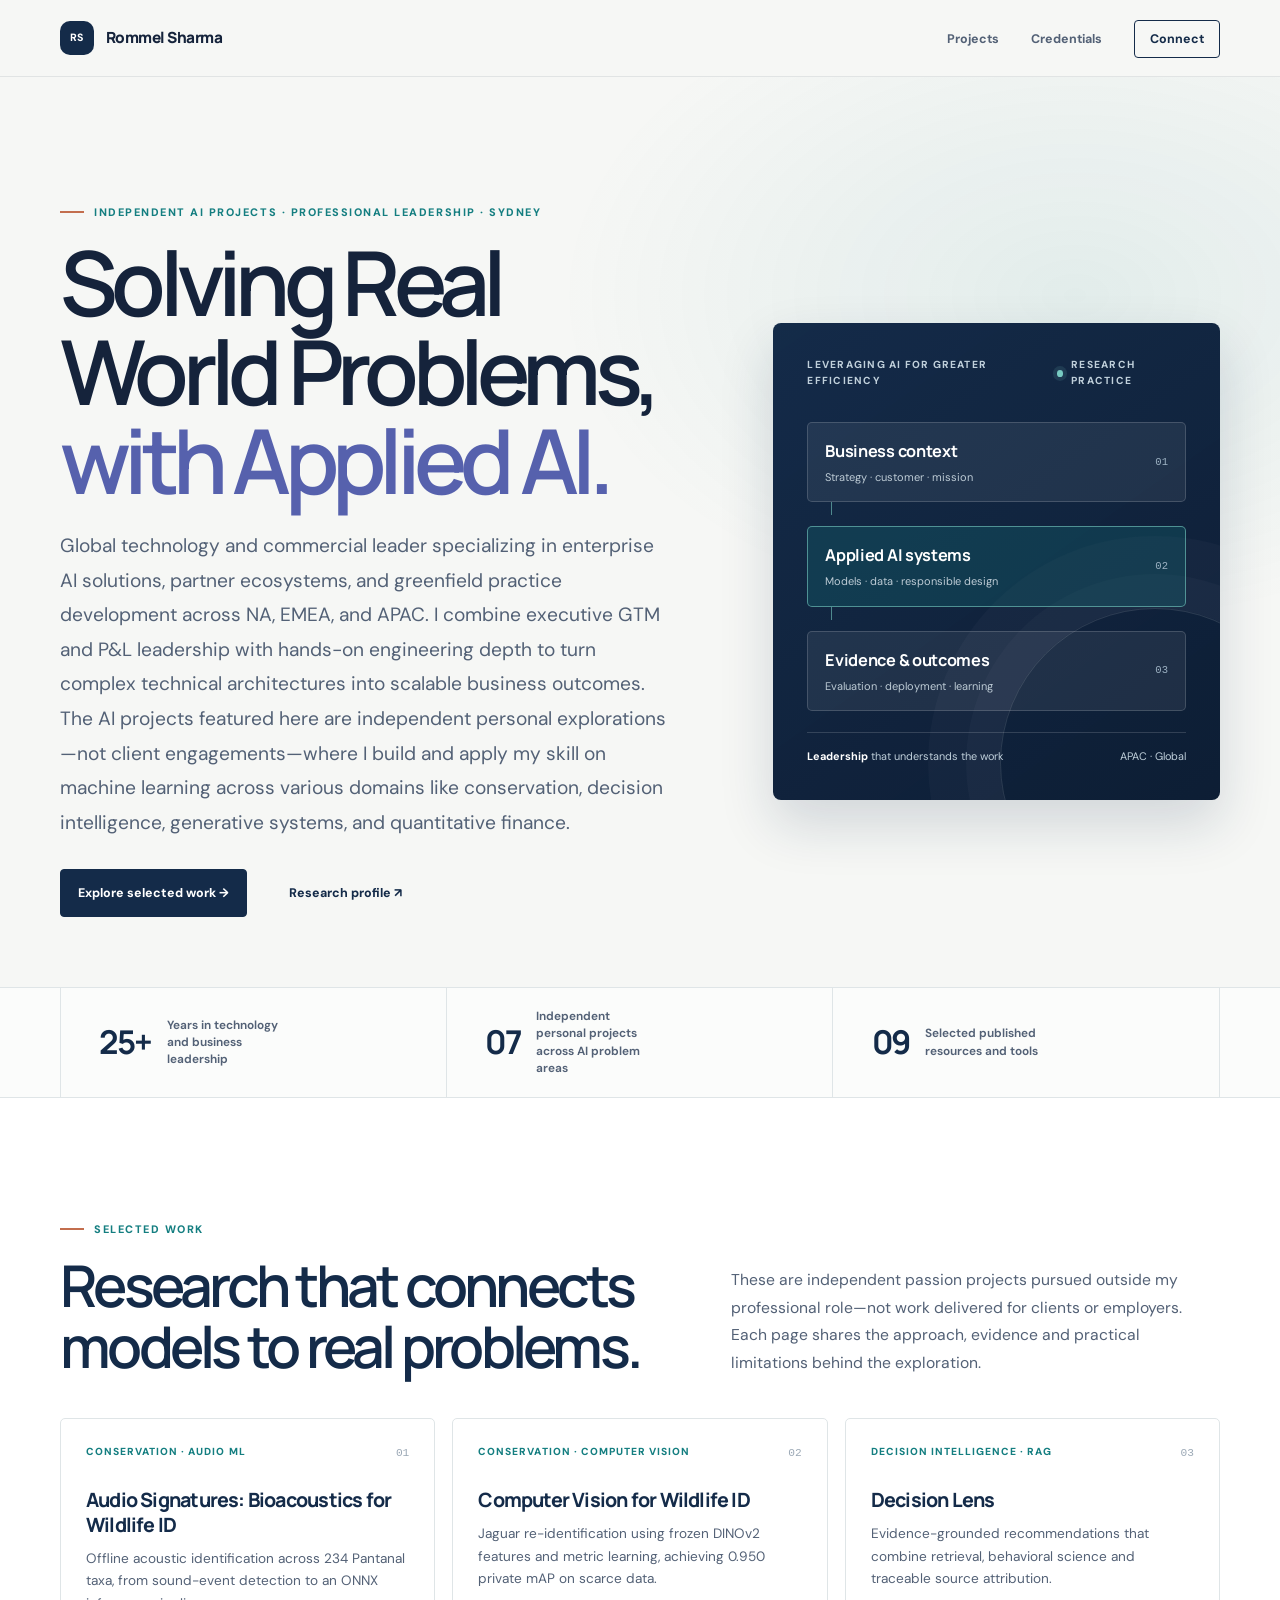
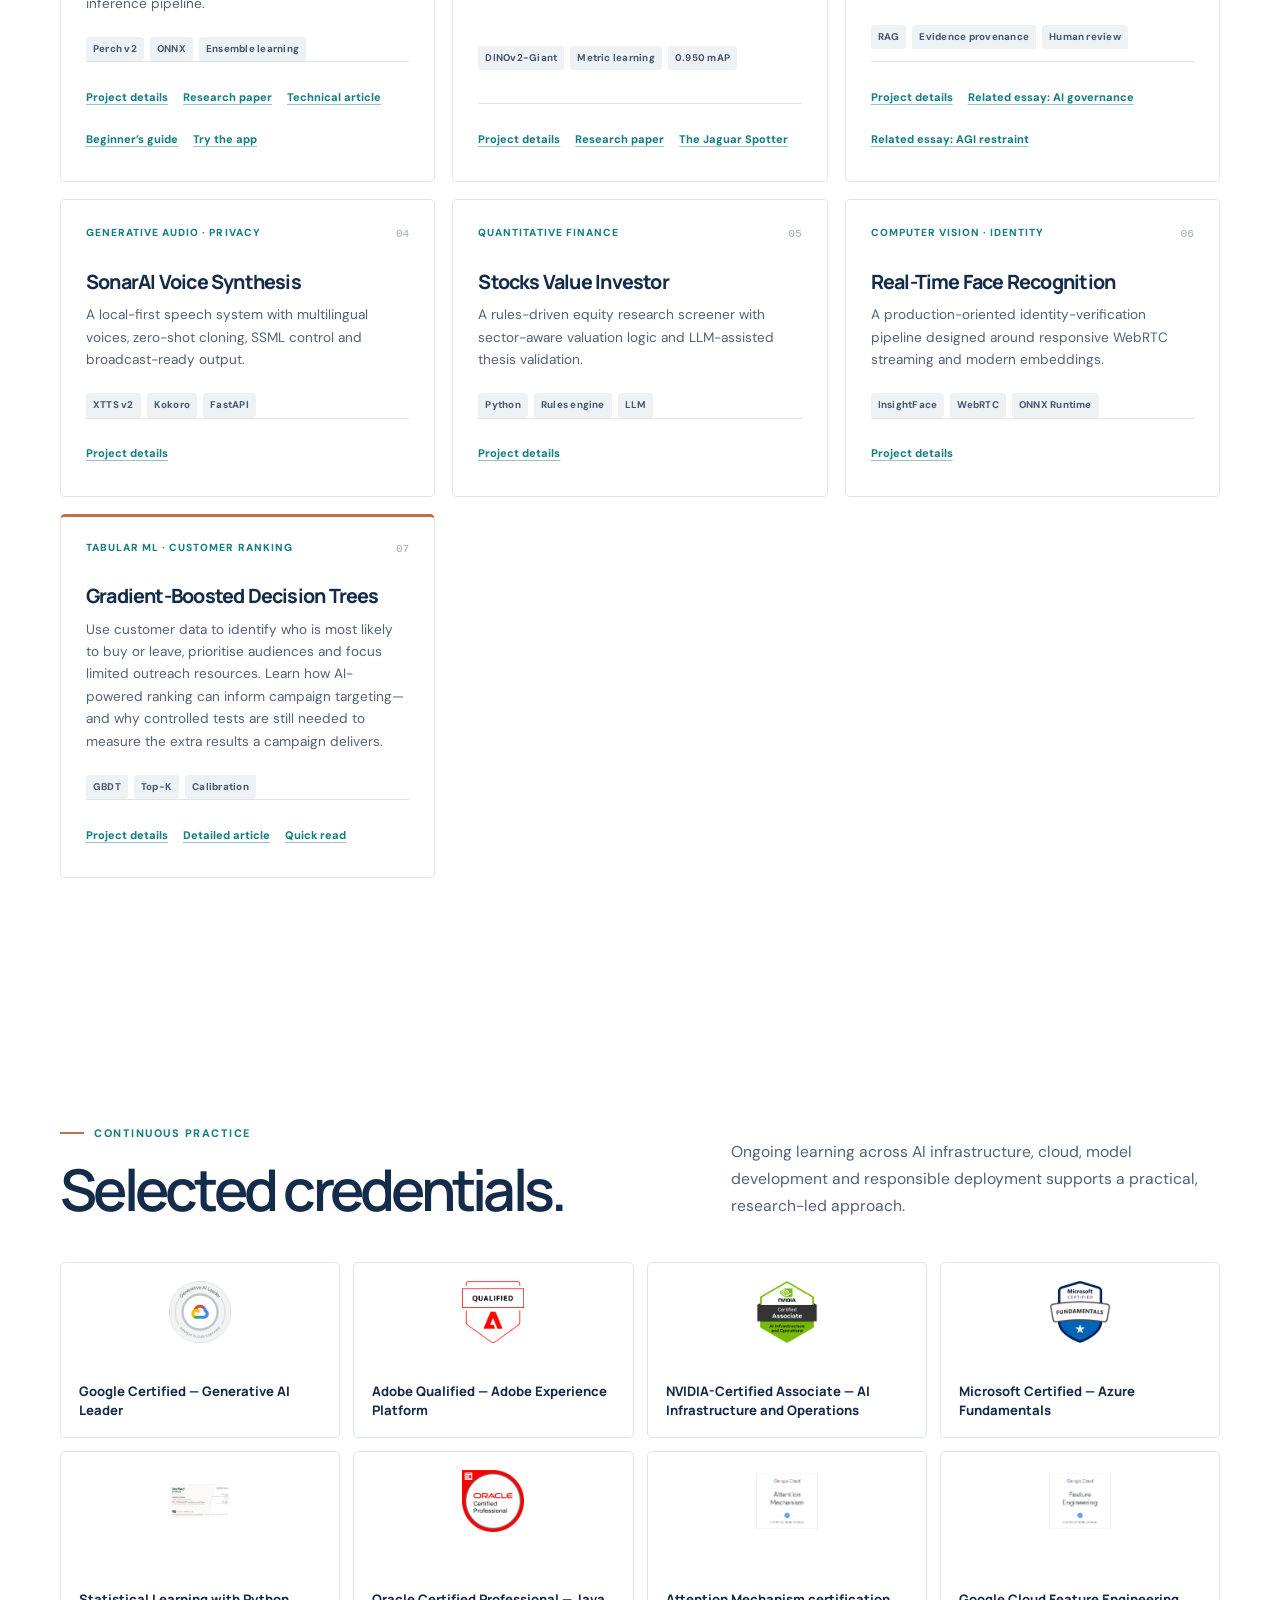
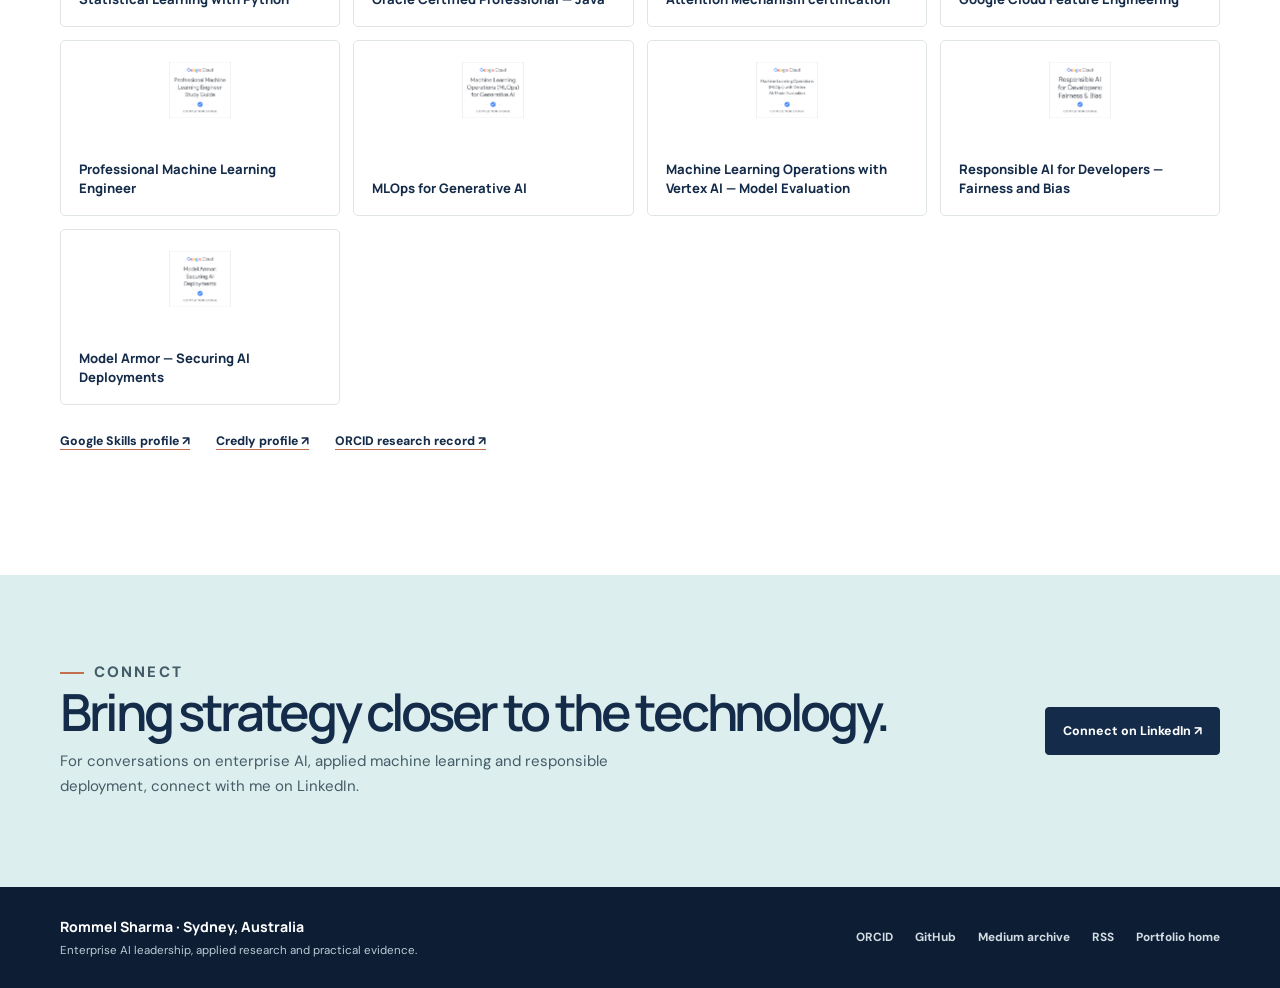
<file: index.html>
<!doctype html>
<html lang="en-AU">
<head>
    <meta charset="utf-8">
    <meta name="viewport" content="width=device-width, initial-scale=1">
    <meta name="theme-color" content="#f6f7f5">
    <meta name="robots" content="index,follow">
    <title>Rommel Sharma | Applied AI Leadership &amp; Research</title>
    <meta name="description" content="Independent AI passion projects by Rommel Sharma, exploring machine learning, computer vision, bioacoustics, decision intelligence and generative systems alongside 25+ years of professional experience.">
    <meta name="author" content="Rommel Sharma">
    <meta name="geo.region" content="AU-NSW">
    <meta name="geo.placename" content="Sydney">
    <meta property="og:type" content="website">
    <meta property="og:title" content="Rommel Sharma | Applied AI Leadership &amp; Research">
    <meta property="og:description" content="Exploring practical AI through independent passion projects, alongside 25+ years in technology and business leadership.">
    <meta property="og:url" content="https://rommelsharma.github.io/">
    <meta property="og:site_name" content="Rommel Sharma">
    <meta property="og:image" content="https://rommelsharma.github.io/assets/images/train.jpg">
    <meta property="og:image:alt" content="Applied machine learning research visual">
    <meta property="og:locale" content="en_AU">
    <meta name="twitter:card" content="summary_large_image">
    <meta name="twitter:title" content="Rommel Sharma | Applied AI Leadership &amp; Research">
    <meta name="twitter:description" content="Exploring practical AI through independent passion projects, alongside 25+ years in technology and business leadership.">
    <meta name="twitter:image" content="https://rommelsharma.github.io/assets/images/train.jpg">
    <link rel="alternate" type="application/rss+xml" title="Rommel Sharma — Applied AI Articles" href="feed.xml">
    <link rel="canonical" href="https://rommelsharma.github.io/">
    <link rel="author" href="https://rommelsharma.github.io/">
    <link rel="sitemap" type="application/xml" title="Sitemap" href="sitemap.xml">
    <script type="application/ld+json">
    {
        "@context": "https://schema.org",
        "@graph": [
            {
                "@type": "Person",
                "@id": "https://rommelsharma.github.io/#person",
                "name": "Rommel Sharma",
                "url": "https://rommelsharma.github.io/",
                "description": "More than 25 years across technology, product engineering, delivery and commercial leadership, with independent AI passion projects pursued from personal interest.",
                "knowsAbout": ["Applied Machine Learning", "Generative AI", "MLOps", "Computer Vision", "Bioacoustics", "Voice Synthesis", "Retrieval-Augmented Generation", "Quantitative Finance"],
                "address": { "@type": "PostalAddress", "addressLocality": "Sydney", "addressRegion": "NSW", "addressCountry": "AU" },
                "sameAs": [
                    "https://www.linkedin.com/in/rommelsharma",
                    "https://github.com/rommelsharma",
                    "https://medium.com/@rommelsharma",
                    "https://orcid.org/0009-0005-6819-6219",
                    "https://www.skills.google/public_profiles/a8728b82-b98c-4e37-a9f4-f9b77782fb30"
                ]
            },
            {
                "@type": "WebSite",
                "@id": "https://rommelsharma.github.io/#website",
                "url": "https://rommelsharma.github.io/",
                "name": "Rommel Sharma — Applied AI Portfolio",
                "description": "Independent AI projects, research and technical articles by Rommel Sharma.",
                "inLanguage": "en-AU",
                "author": { "@id": "https://rommelsharma.github.io/#person" },
                "publisher": { "@id": "https://rommelsharma.github.io/#person" }
            },
            {
                "@type": "CollectionPage",
                "@id": "https://rommelsharma.github.io/#webpage",
                "url": "https://rommelsharma.github.io/",
                "name": "Rommel Sharma | Applied AI Leadership & Research",
                "description": "Independent AI passion projects and related publications.",
                "inLanguage": "en-AU",
                "author": { "@id": "https://rommelsharma.github.io/#person" },
                "about": { "@id": "https://rommelsharma.github.io/#person" },
                "isPartOf": { "@id": "https://rommelsharma.github.io/#website" },
                "hasPart": [
                    { "@type": "TechArticle", "url": "https://rommelsharma.github.io/projects/bio-acoustics.html" },
                    { "@type": "TechArticle", "url": "https://rommelsharma.github.io/projects/jaguar-identification.html" },
                    { "@type": "TechArticle", "url": "https://rommelsharma.github.io/projects/decision-lens.html" },
                    { "@type": "TechArticle", "url": "https://rommelsharma.github.io/projects/voice-synthesis.html" },
                    { "@type": "TechArticle", "url": "https://rommelsharma.github.io/projects/market-analysis.html" },
                    { "@type": "TechArticle", "url": "https://rommelsharma.github.io/projects/facial-recognition.html" },
                    { "@type": "TechArticle", "url": "https://rommelsharma.github.io/projects/gradient-boosted-trees.html" },
                    { "@type": "ScholarlyArticle", "url": "https://doi.org/10.21203/rs.3.rs-10427175/v1", "name": "Computer Vision - Model evaluation for Wildlife Re-Identification with Small Datasets" }
                ]
            }
        ]
    }
    </script>
    <link rel="preconnect" href="https://fonts.googleapis.com">
    <link rel="preconnect" href="https://fonts.gstatic.com" crossorigin>
    <link href="https://fonts.googleapis.com/css2?family=DM+Sans:wght@400;500;600;700&amp;family=Manrope:wght@400;500;600;700;800&amp;display=swap" rel="stylesheet">
    <style>
        :root {
            color-scheme: light;
            --ink: #15233b;
            --ink-soft: #536176;
            --paper: #f6f7f5;
            --white: #fff;
            --line: #dfe5e7;
            --navy: #142b49;
            --navy-deep: #0d1d34;
            --teal: #147e80;
            --teal-light: #dcefee;
            --indigo: #5661ad;
            --warm: #c36e4e;
            --serif: "Manrope", "Avenir Next", sans-serif;
            --sans: "DM Sans", -apple-system, BlinkMacSystemFont, "Segoe UI", sans-serif;
            --width: 1160px;
        }

        *,
        *::before,
        *::after {
            box-sizing: border-box;
        }

        html {
            scroll-behavior: smooth;
            scroll-padding-top: 88px;
        }

        body {
            margin: 0;
            background: var(--paper);
            color: var(--ink);
            font-family: var(--sans);
            font-size: 16px;
            line-height: 1.65;
            -webkit-font-smoothing: antialiased;
        }

        img {
            display: block;
            max-width: 100%;
        }

        a {
            color: inherit;
            text-decoration-thickness: 1px;
            text-underline-offset: 0.2em;
        }

        a:hover {
            color: var(--teal);
        }

        a:focus-visible {
            outline: 3px solid var(--warm);
            outline-offset: 4px;
        }

        .skip-link {
            position: fixed;
            z-index: 10;
            top: 10px;
            left: 10px;
            padding: 10px 15px;
            transform: translateY(-150%);
            background: var(--navy-deep);
            color: var(--white);
        }

        .skip-link:focus {
            transform: translateY(0);
        }

        .shell {
            width: min(calc(100% - 48px), var(--width));
            margin-inline: auto;
        }

        .site-header {
            position: sticky;
            z-index: 5;
            top: 0;
            border-bottom: 1px solid rgba(21, 35, 59, 0.09);
            background: rgba(246, 247, 245, 0.94);
            backdrop-filter: blur(14px);
        }

        .nav {
            display: flex;
            min-height: 76px;
            align-items: center;
            justify-content: space-between;
            gap: 24px;
        }

        .brand {
            display: inline-flex;
            align-items: center;
            gap: 12px;
            color: var(--ink);
            font-family: var(--serif);
            font-size: 0.96rem;
            font-weight: 800;
            letter-spacing: -0.035em;
            text-decoration: none;
            white-space: nowrap;
        }

        .brand-mark {
            display: grid;
            width: 34px;
            height: 34px;
            place-items: center;
            border-radius: 10px;
            background: var(--navy);
            color: var(--white);
            font-family: var(--sans);
            font-size: 0.66rem;
            letter-spacing: 0.04em;
        }

        .nav-links {
            display: flex;
            align-items: center;
            justify-content: flex-end;
            gap: clamp(15px, 2.6vw, 32px);
            margin: 0;
            padding: 0;
            list-style: none;
        }

        .nav-links a {
            color: var(--ink-soft);
            font-size: 0.78rem;
            font-weight: 700;
            text-decoration: none;
        }

        .nav-links a:hover {
            color: var(--teal);
        }

        .nav-links .nav-contact {
            padding: 10px 15px;
            border: 1px solid var(--navy);
            border-radius: 4px;
            color: var(--navy);
        }

        .hero {
            position: relative;
            overflow: hidden;
            padding: clamp(72px, 10vw, 132px) 0 70px;
            background:
                radial-gradient(ellipse at 84% 24%, rgba(20, 126, 128, 0.09), transparent 34%),
                var(--paper);
        }

        .hero-grid {
            display: grid;
            grid-template-columns: minmax(0, 1.04fr) minmax(340px, 0.76fr);
            align-items: center;
            gap: clamp(44px, 8vw, 112px);
        }

        .kicker,
        .section-kicker {
            display: flex;
            align-items: center;
            gap: 10px;
            margin: 0 0 19px;
            color: var(--teal);
            font-size: 0.68rem;
            font-weight: 800;
            letter-spacing: 0.14em;
            line-height: 1.3;
            text-transform: uppercase;
        }

        .kicker::before,
        .section-kicker::before {
            width: 24px;
            height: 2px;
            background: var(--warm);
            content: "";
        }

        h1,
        h2,
        h3,
        p {
            margin-top: 0;
        }

        h1,
        h2,
        h3 {
            font-family: var(--serif);
        }

        h1 {
            max-width: 700px;
            margin-bottom: 25px;
            font-size: clamp(3.25rem, 7vw, 6.1rem);
            font-weight: 600;
            letter-spacing: -0.075em;
            line-height: 0.99;
        }

        h1 span {
            color: var(--indigo);
        }

        .hero-copy {
            max-width: 660px;
            margin-bottom: 29px;
            color: var(--ink-soft);
            font-size: clamp(1.05rem, 1.5vw, 1.2rem);
            line-height: 1.8;
        }

        .hero-copy strong {
            color: var(--ink);
        }

        .hero-actions {
            display: flex;
            flex-wrap: wrap;
            align-items: center;
            gap: 13px 24px;
        }

        .button {
            display: inline-flex;
            min-height: 48px;
            align-items: center;
            justify-content: center;
            padding: 11px 17px;
            border: 1px solid var(--navy);
            border-radius: 4px;
            background: var(--navy);
            color: var(--white);
            font-size: 0.78rem;
            font-weight: 750;
            text-decoration: none;
            transition: background-color 160ms ease, color 160ms ease, transform 160ms ease;
        }

        .button:hover {
            transform: translateY(-2px);
            background: var(--teal);
            border-color: var(--teal);
            color: var(--white);
        }

        .button--quiet {
            border-color: transparent;
            background: transparent;
            color: var(--navy);
        }

        .button--quiet:hover {
            background: var(--teal-light);
            border-color: transparent;
            color: var(--navy);
        }

        .hero-visual {
            position: relative;
            min-height: 430px;
            overflow: hidden;
            padding: 34px;
            border-radius: 8px;
            background:
                linear-gradient(145deg, rgba(20, 43, 73, 0.94), rgba(13, 29, 52, 0.99)),
                var(--navy);
            color: var(--white);
            box-shadow: 0 24px 54px rgba(20, 43, 73, 0.16);
        }

        .hero-visual::after {
            position: absolute;
            right: -90px;
            bottom: -118px;
            width: 310px;
            height: 310px;
            border: 1px solid rgba(255, 255, 255, 0.12);
            border-radius: 50%;
            box-shadow: 0 0 0 34px rgba(255, 255, 255, 0.025), 0 0 0 72px rgba(255, 255, 255, 0.025);
            content: "";
        }

        .visual-topline {
            display: flex;
            align-items: center;
            justify-content: space-between;
            gap: 18px;
            color: #c0d0db;
            font-size: 0.64rem;
            font-weight: 750;
            letter-spacing: 0.12em;
            text-transform: uppercase;
        }

        .live-dot {
            display: inline-flex;
            align-items: center;
            gap: 8px;
        }

        .live-dot::before {
            width: 7px;
            height: 7px;
            border-radius: 50%;
            background: #78cbc2;
            box-shadow: 0 0 0 4px rgba(120, 203, 194, 0.12);
            content: "";
        }

        .visual-diagram {
            position: relative;
            z-index: 1;
            display: grid;
            min-height: 260px;
            align-content: center;
            gap: 12px;
            padding: 32px 0 21px;
        }

        .diagram-node {
            display: flex;
            align-items: center;
            justify-content: space-between;
            gap: 14px;
            padding: 15px 17px;
            border: 1px solid rgba(255, 255, 255, 0.16);
            border-radius: 5px;
            background: rgba(255, 255, 255, 0.07);
        }

        .diagram-node--featured {
            border-color: rgba(120, 203, 194, 0.6);
            background: rgba(20, 126, 128, 0.26);
        }

        .node-name {
            display: block;
            font-family: var(--serif);
            font-size: 1.02rem;
            font-weight: 700;
            letter-spacing: -0.02em;
        }

        .node-caption {
            display: block;
            margin-top: 3px;
            color: #bdcbd5;
            font-size: 0.69rem;
        }

        .node-index {
            color: #9db2c3;
            font-family: ui-monospace, SFMono-Regular, Consolas, monospace;
            font-size: 0.66rem;
        }

        .diagram-connector {
            width: 1px;
            height: 13px;
            margin: -12px 0 -12px 24px;
            background: rgba(120, 203, 194, 0.6);
        }

        .visual-foot {
            position: relative;
            z-index: 1;
            display: flex;
            justify-content: space-between;
            gap: 16px;
            padding-top: 15px;
            border-top: 1px solid rgba(255, 255, 255, 0.15);
            color: #c0d0db;
            font-size: 0.68rem;
        }

        .visual-foot strong {
            color: #fff;
            font-weight: 700;
        }

        .stat-band {
            border-top: 1px solid var(--line);
            border-bottom: 1px solid var(--line);
            background: rgba(255, 255, 255, 0.62);
        }

        .stats {
            display: grid;
            grid-template-columns: repeat(3, 1fr);
        }

        .stat {
            display: flex;
            min-height: 104px;
            align-items: center;
            gap: 16px;
            padding: 20px clamp(12px, 3vw, 40px);
            border-right: 1px solid var(--line);
        }

        .stat:first-child {
            border-left: 1px solid var(--line);
        }

        .stat strong {
            color: var(--navy);
            font-family: var(--serif);
            font-size: 2.05rem;
            font-weight: 700;
            letter-spacing: -0.07em;
            line-height: 1;
        }

        .stat span {
            max-width: 120px;
            color: var(--ink-soft);
            font-size: 0.74rem;
            font-weight: 650;
            line-height: 1.45;
        }

        .section {
            padding: clamp(76px, 10vw, 124px) 0;
        }

        .section--white {
            background: var(--white);
        }

        .section-heading {
            display: grid;
            grid-template-columns: minmax(0, 0.9fr) minmax(280px, 0.7fr);
            align-items: end;
            gap: 42px;
            margin-bottom: 42px;
        }

        .section-heading h2 {
            max-width: 700px;
            margin: 0;
            color: var(--navy);
            font-size: clamp(2.35rem, 4.5vw, 3.75rem);
            font-weight: 600;
            letter-spacing: -0.065em;
            line-height: 1.05;
        }

        .section-heading > p {
            max-width: 470px;
            margin: 0;
            color: var(--ink-soft);
            font-size: 0.98rem;
            line-height: 1.75;
        }

        .project-grid {
            display: grid;
            grid-template-columns: repeat(3, minmax(0, 1fr));
            gap: 17px;
        }

        .project-card {
            display: flex;
            min-height: 270px;
            flex-direction: column;
            padding: 25px;
            border: 1px solid var(--line);
            border-radius: 5px;
            background: var(--white);
            text-decoration: none;
            transition: transform 180ms ease, box-shadow 180ms ease, border-color 180ms ease;
        }

        .project-card:hover {
            transform: translateY(-4px);
            border-color: rgba(20, 126, 128, 0.42);
            box-shadow: 0 16px 32px rgba(21, 35, 59, 0.08);
            color: var(--ink);
        }

        .project-card-top {
            display: flex;
            align-items: flex-start;
            justify-content: space-between;
            gap: 15px;
            margin-bottom: 26px;
        }

        .project-domain {
            color: var(--teal);
            font-size: 0.64rem;
            font-weight: 800;
            letter-spacing: 0.1em;
            line-height: 1.5;
            text-transform: uppercase;
        }

        .project-number {
            color: #9ca9b6;
            font-family: ui-monospace, SFMono-Regular, Consolas, monospace;
            font-size: 0.7rem;
        }

        .project-card h3 {
            margin-bottom: 10px;
            color: var(--navy);
            font-size: 1.23rem;
            font-weight: 750;
            letter-spacing: -0.04em;
            line-height: 1.25;
        }

        .project-card p {
            margin-bottom: 22px;
            color: var(--ink-soft);
            font-size: 0.85rem;
            line-height: 1.65;
        }

        .project-tags {
            display: flex;
            flex-wrap: wrap;
            gap: 6px;
            margin-top: auto;
        }

        .project-tags span {
            padding: 4px 7px;
            border-radius: 3px;
            background: #eef2f4;
            color: #465870;
            font-size: 0.61rem;
            font-weight: 750;
            letter-spacing: 0.025em;
        }

        .project-card--feature {
            border-top: 3px solid var(--warm);
            padding-top: 23px;
        }

        .project-card__links {
            display: flex;
            flex-wrap: wrap;
            gap: 8px 15px;
            margin-top: auto;
            padding-top: 18px;
            border-top: 1px solid var(--line);
        }

        .project-card__links a {
            display: inline-flex;
            min-height: 34px;
            align-items: center;
            color: var(--teal);
            font-size: 0.69rem;
            font-weight: 800;
            line-height: 1.35;
            text-decoration-color: rgba(20, 126, 128, 0.45);
            text-underline-offset: 3px;
        }

        .project-card__links a:hover {
            color: var(--navy);
            text-decoration-color: var(--warm);
        }

        .credential-grid {
            display: grid;
            grid-template-columns: repeat(4, minmax(0, 1fr));
            gap: 13px;
        }

        .credential-card {
            display: flex;
            min-height: 176px;
            flex-direction: column;
            align-items: flex-start;
            justify-content: space-between;
            gap: 18px;
            padding: 18px;
            border: 1px solid var(--line);
            border-radius: 5px;
            background: var(--white);
            text-decoration: none;
        }

        .credential-card:hover {
            border-color: rgba(20, 126, 128, 0.5);
            color: var(--ink);
        }

        .credential-card img {
            align-self: center;
            width: 62px;
            height: 62px;
            object-fit: contain;
        }

        .credential-card span {
            color: var(--navy);
            font-family: var(--serif);
            font-size: 0.82rem;
            font-weight: 750;
            line-height: 1.4;
        }

        .credentials-links {
            display: flex;
            flex-wrap: wrap;
            gap: 12px 26px;
            margin-top: 26px;
        }

        .credentials-links a {
            color: var(--navy);
            font-size: 0.77rem;
            font-weight: 800;
            text-decoration-color: var(--warm);
            text-underline-offset: 4px;
        }

        .contact {
            padding: clamp(55px, 8vw, 88px) 0;
            background: var(--teal-light);
        }

        .contact-inner {
            display: flex;
            align-items: center;
            justify-content: space-between;
            gap: 35px;
        }

        .contact h2 {
            margin: 0 0 10px;
            color: var(--navy);
            font-size: clamp(2rem, 4vw, 3.2rem);
            font-weight: 600;
            letter-spacing: -0.065em;
            line-height: 1.1;
        }

        .contact p {
            max-width: 620px;
            margin: 0;
            color: #435c67;
            font-size: 0.94rem;
        }

        .site-footer {
            padding: 28px 0;
            background: var(--navy-deep);
            color: #d3dde4;
        }

        .footer-inner {
            display: flex;
            align-items: center;
            justify-content: space-between;
            gap: 20px;
        }

        .footer-name {
            margin: 0;
            color: var(--white);
            font-family: var(--serif);
            font-size: 0.88rem;
            font-weight: 750;
        }

        .footer-note {
            margin: 3px 0 0;
            color: #bdcbd5;
            font-size: 0.72rem;
        }

        .footer-links {
            display: flex;
            flex-wrap: wrap;
            justify-content: flex-end;
            gap: 13px 22px;
        }

        .footer-links a {
            color: #d3dde4;
            font-size: 0.74rem;
            font-weight: 700;
            text-decoration: none;
        }

        .footer-links a:hover {
            color: #8ed0c8;
        }

        @media (max-width: 900px) {
            .hero-grid {
                grid-template-columns: minmax(0, 1fr) minmax(300px, 0.8fr);
                gap: 38px;
            }

            .hero-visual {
                min-height: 400px;
                padding: 27px;
            }

            .project-grid {
                grid-template-columns: repeat(2, minmax(0, 1fr));
            }

            .credential-grid {
                grid-template-columns: repeat(2, minmax(0, 1fr));
            }
        }

        @media (max-width: 680px) {
            .shell {
                width: min(calc(100% - 34px), var(--width));
            }

            .nav {
                min-height: 68px;
                flex-wrap: wrap;
                gap: 5px 14px;
                padding-block: 12px;
            }

            .nav-links {
                justify-content: flex-start;
                gap: 9px 17px;
                flex-wrap: wrap;
            }

            .nav-links a {
                font-size: 0.72rem;
            }

            .nav-links .nav-contact {
                padding: 5px 9px;
            }

            .hero {
                padding: 70px 0 48px;
            }

            .hero-grid {
                grid-template-columns: 1fr;
                gap: 36px;
            }

            h1 {
                font-size: clamp(3.1rem, 14vw, 5rem);
            }

            .hero-visual {
                min-height: 370px;
            }

            .stats {
                grid-template-columns: 1fr;
            }

            .stat {
                min-height: 77px;
                border-right: 0;
                border-bottom: 1px solid var(--line);
                padding: 15px 8px;
            }

            .stat:first-child {
                border-left: 0;
            }

            .stat:last-child {
                border-bottom: 0;
            }

            .section {
                padding: 72px 0;
            }

            .section-heading {
                grid-template-columns: 1fr;
                gap: 18px;
                margin-bottom: 29px;
            }

            .project-grid {
                grid-template-columns: 1fr;
            }

            .related-reading {
                grid-template-columns: 1fr;
                gap: 12px;
                padding: 19px;
            }

            .project-card {
                min-height: 235px;
            }

            .credential-grid {
                grid-template-columns: repeat(2, minmax(0, 1fr));
                gap: 9px;
            }

            .credential-card {
                min-height: 160px;
                padding: 14px;
            }

            .contact-inner,
            .footer-inner {
                align-items: flex-start;
                flex-direction: column;
            }

            .footer-links {
                justify-content: flex-start;
            }
        }

        @media (prefers-reduced-motion: reduce) {
            *,
            *::before,
            *::after {
                scroll-behavior: auto !important;
                transition-duration: 0.01ms !important;
            }
        }
    </style>
</head>
<body>
    <a class="skip-link" href="#main-content">Skip to content</a>

    <header class="site-header">
        <nav class="nav shell" aria-label="Primary navigation">
            <a class="brand" href="index.html" aria-label="Rommel Sharma, portfolio home">
                <span class="brand-mark" aria-hidden="true">RS</span>
                <span>Rommel Sharma</span>
            </a>
            <ul class="nav-links">
                <li><a href="#work">Projects</a></li>
                <li><a href="#credentials">Credentials</a></li>
                <li><a class="nav-contact" href="#contact">Connect</a></li>
            </ul>
        </nav>
    </header>

    <main id="main-content">
        <section class="hero" aria-labelledby="page-title">
            <div class="hero-grid shell">
                <div>
                    <p class="kicker">Independent AI projects · Professional leadership · Sydney</p>
                    <h1 id="page-title">Solving Real World Problems, <span>with Applied AI.</span></h1>
                    <p class="hero-copy">Global technology and commercial leader specializing in enterprise AI solutions, partner ecosystems, and greenfield practice development across NA, EMEA, and APAC. I combine executive GTM and P&L leadership with hands-on engineering depth to turn complex technical architectures into scalable business outcomes. The AI projects featured here are independent personal explorations—not client engagements—where I build and apply my skill on machine learning across various domains like conservation, decision intelligence, generative systems, and quantitative finance.</p>
                    <div class="hero-actions">
                        <a class="button" href="#work">Explore selected work <span aria-hidden="true">&nbsp;→</span></a>
                        <a class="button button--quiet" href="https://orcid.org/0009-0005-6819-6219" target="_blank" rel="me noopener noreferrer">Research profile <span aria-hidden="true">&nbsp;↗</span></a>
                    </div>
                </div>
                <aside class="hero-visual" aria-label="Research practice: strategy, systems, evidence">
                    <div class="visual-topline">
                        <span>Leveraging AI for greater efficiency</span>
                        <span class="live-dot">Research practice</span>
                    </div>
                    <div class="visual-diagram" aria-hidden="true">
                        <div class="diagram-node">
                            <span><span class="node-name">Business context</span><span class="node-caption">Strategy · customer · mission</span></span>
                            <span class="node-index">01</span>
                        </div>
                        <span class="diagram-connector"></span>
                        <div class="diagram-node diagram-node--featured">
                            <span><span class="node-name">Applied AI systems</span><span class="node-caption">Models · data · responsible design</span></span>
                            <span class="node-index">02</span>
                        </div>
                        <span class="diagram-connector"></span>
                        <div class="diagram-node">
                            <span><span class="node-name">Evidence &amp; outcomes</span><span class="node-caption">Evaluation · deployment · learning</span></span>
                            <span class="node-index">03</span>
                        </div>
                    </div>
                    <div class="visual-foot">
                        <span><strong>Leadership</strong> that understands the work</span>
                        <span>APAC · Global</span>
                    </div>
                </aside>
            </div>
        </section>

        <section class="stat-band" aria-label="At a glance">
            <div class="stats shell">
                <div class="stat"><strong>25+</strong><span>Years in technology and business leadership</span></div>
                <div class="stat"><strong>07</strong><span>Independent personal projects across AI problem areas</span></div>
                <div class="stat"><strong>09</strong><span>Selected published resources and tools</span></div>
            </div>
        </section>

        <section class="section section--white" id="work" aria-labelledby="work-title">
            <div class="shell">
                <div class="section-heading">
                    <div>
                        <p class="section-kicker">Selected work</p>
                        <h2 id="work-title">Research that connects models to real problems.</h2>
                    </div>
                    <p>These are independent passion projects pursued outside my professional role—not work delivered for clients or employers. Each page shares the approach, evidence and practical limitations behind the exploration.</p>
                </div>

                <div class="project-grid">
                    <article class="project-card">
                        <div class="project-card-top"><span class="project-domain">Conservation · Audio ML</span><span class="project-number">01</span></div>
                        <h3>Audio Signatures: Bioacoustics for Wildlife ID</h3>
                        <p>Offline acoustic identification across 234 Pantanal taxa, from sound-event detection to an ONNX inference pipeline.</p>
                        <div class="project-tags"><span>Perch v2</span><span>ONNX</span><span>Ensemble learning</span></div>
                        <div class="project-card__links" aria-label="Audio Signatures: Bioacoustics for Wildlife ID links">
                            <a href="projects/bio-acoustics.html">Project details</a>
                            <a href="https://www.researchsquare.com/article/rs-10188304/v1" target="_blank" rel="noopener noreferrer">Research paper</a>
                            <a href="https://www.kaggle.com/writeups/rommelsharma/sound-event-detection-for-wildlife-identification" target="_blank" rel="noopener noreferrer">Technical article</a>
                            <a href="https://medium.com/@rommelsharma/a-beginners-guide-to-bioacoustics-how-computer-vision-helps-identify-wildlife-by-sound-c517983547d4" target="_blank" rel="noopener noreferrer">Beginner’s guide</a>
                            <a href="https://huggingface.co/spaces/rommelsharma/wildlife-id-by-sound" target="_blank" rel="noopener noreferrer">Try the app</a>
                        </div>
                    </article>
                    <article class="project-card">
                        <div class="project-card-top"><span class="project-domain">Conservation · Computer vision</span><span class="project-number">02</span></div>
                        <h3>Computer Vision for Wildlife ID</h3>
                        <p>Jaguar re-identification using frozen DINOv2 features and metric learning, achieving 0.950 private mAP on scarce data.</p>
                        <div class="project-tags"><span>DINOv2-Giant</span><span>Metric learning</span><span>0.950 mAP</span></div>
                        <div class="project-card__links" aria-label="Computer Vision for Wildlife ID links">
                            <a href="projects/jaguar-identification.html">Project details</a>
                            <a href="https://doi.org/10.21203/rs.3.rs-10427175/v1" target="_blank" rel="noopener noreferrer">Research paper</a>
                            <a href="https://medium.com/ai-in-plain-english/the-jaguar-spotter-how-ai-tells-one-big-cat-from-another-2764d19ddd5a" target="_blank" rel="noopener noreferrer">The Jaguar Spotter</a>
                        </div>
                    </article>
                    <article class="project-card">
                        <div class="project-card-top"><span class="project-domain">Decision intelligence · RAG</span><span class="project-number">03</span></div>
                        <h3>Decision Lens</h3>
                        <p>Evidence-grounded recommendations that combine retrieval, behavioral science and traceable source attribution.</p>
                        <div class="project-tags"><span>RAG</span><span>Evidence provenance</span><span>Human review</span></div>
                        <div class="project-card__links" aria-label="Decision Lens links">
                            <a href="projects/decision-lens.html">Project details</a>
                            <a href="https://www.linkedin.com/pulse/predicament-predictors-part-3-rommel-sharma-k9pvc/" target="_blank" rel="noopener noreferrer">Related essay: AI governance</a>
                            <a href="https://medium.com/ai-in-plain-english/strategic-restraint-hypothesis-for-agi-8bb10bf0caf8" target="_blank" rel="noopener noreferrer">Related essay: AGI restraint</a>
                        </div>
                    </article>
                    <article class="project-card">
                        <div class="project-card-top"><span class="project-domain">Generative audio · Privacy</span><span class="project-number">04</span></div>
                        <h3>SonarAI Voice Synthesis</h3>
                        <p>A local-first speech system with multilingual voices, zero-shot cloning, SSML control and broadcast-ready output.</p>
                        <div class="project-tags"><span>XTTS v2</span><span>Kokoro</span><span>FastAPI</span></div>
                        <div class="project-card__links" aria-label="SonarAI Voice Synthesis links">
                            <a href="projects/voice-synthesis.html">Project details</a>
                        </div>
                    </article>
                    <article class="project-card">
                        <div class="project-card-top"><span class="project-domain">Quantitative finance</span><span class="project-number">05</span></div>
                        <h3>Stocks Value Investor</h3>
                        <p>A rules-driven equity research screener with sector-aware valuation logic and LLM-assisted thesis validation.</p>
                        <div class="project-tags"><span>Python</span><span>Rules engine</span><span>LLM</span></div>
                        <div class="project-card__links" aria-label="Stocks Value Investor links">
                            <a href="projects/market-analysis.html">Project details</a>
                        </div>
                    </article>
                    <article class="project-card">
                        <div class="project-card-top"><span class="project-domain">Computer vision · Identity</span><span class="project-number">06</span></div>
                        <h3>Real-Time Face Recognition</h3>
                        <p>A production-oriented identity-verification pipeline designed around responsive WebRTC streaming and modern embeddings.</p>
                        <div class="project-tags"><span>InsightFace</span><span>WebRTC</span><span>ONNX Runtime</span></div>
                        <div class="project-card__links" aria-label="Real-Time Face Recognition links">
                            <a href="projects/facial-recognition.html">Project details</a>
                        </div>
                    </article>
                    <article class="project-card project-card--feature">
                        <div class="project-card-top"><span class="project-domain">Tabular ML · Customer ranking</span><span class="project-number">07</span></div>
                        <h3>Gradient-Boosted Decision Trees</h3>
                        <p>Use customer data to identify who is most likely to buy or leave, prioritise audiences and focus limited outreach resources. Learn how AI-powered ranking can inform campaign targeting—and why controlled tests are still needed to measure the extra results a campaign delivers.</p>
                        <div class="project-tags"><span>GBDT</span><span>Top-K</span><span>Calibration</span></div>
                        <div class="project-card__links" aria-label="Gradient-Boosted Decision Trees links">
                            <a href="projects/gradient-boosted-trees.html">Project details</a>
                            <a href="https://zenodo.org/records/22952912" target="_blank" rel="noopener noreferrer">Detailed article</a>
                            <a href="https://medium.com/towards-artificial-intelligence/gradient-boosted-decision-trees-a-practical-tool-for-smarter-ranking-decisions-2fe995eb028f" target="_blank" rel="noopener noreferrer">Quick read</a>
                        </div>
                    </article>
                </div>
            </div>
        </section>

        <section class="section section--white" id="credentials" aria-labelledby="credentials-title">
            <div class="shell">
                <div class="section-heading">
                    <div>
                        <p class="section-kicker">Continuous practice</p>
                        <h2 id="credentials-title">Selected credentials.</h2>
                    </div>
                    <p>Ongoing learning across AI infrastructure, cloud, model development and responsible deployment supports a practical, research-led approach.</p>
                </div>
                <div class="credential-grid" aria-label="Selected certifications">
                    <a class="credential-card" href="https://www.credly.com/badges/f0699359-d9f1-476e-8bc6-0e2d8b27e1c1/public_url" target="_blank" rel="noopener noreferrer">
                        <img src="assets/images/cert-logo13.png" alt="" loading="lazy">
                        <span>Google Certified — Generative AI Leader</span>
                    </a>
                    <div class="credential-card">
                        <img src="assets/images/cert-logo7.png" alt="" loading="lazy">
                        <span>Adobe Qualified — Adobe Experience Platform</span>
                    </div>
                    <div class="credential-card">
                        <img src="assets/images/cert-logo8.png" alt="" loading="lazy">
                        <span>NVIDIA-Certified Associate — AI Infrastructure and Operations</span>
                    </div>
                    <div class="credential-card">
                        <img src="assets/images/cert-logo9.png" alt="" loading="lazy">
                        <span>Microsoft Certified — Azure Fundamentals</span>
                    </div>
                    <div class="credential-card">
                        <img src="assets/images/cert-logo10.png" alt="" loading="lazy">
                        <span>Statistical Learning with Python</span>
                    </div>
                    <div class="credential-card">
                        <img src="assets/images/cert-logo11.png" alt="" loading="lazy">
                        <span>Oracle Certified Professional — Java</span>
                    </div>
                    <div class="credential-card">
                        <img src="assets/images/cert-logo12.png" alt="" loading="lazy">
                        <span>Attention Mechanism certification</span>
                    </div>
                    <div class="credential-card">
                        <img src="assets/images/cert-logo1.png" alt="" loading="lazy">
                        <span>Google Cloud Feature Engineering</span>
                    </div>
                    <div class="credential-card">
                        <img src="assets/images/cert-logo2.png" alt="" loading="lazy">
                        <span>Professional Machine Learning Engineer</span>
                    </div>
                    <div class="credential-card">
                        <img src="assets/images/cert-logo3.png" alt="" loading="lazy">
                        <span>MLOps for Generative AI</span>
                    </div>
                    <div class="credential-card">
                        <img src="assets/images/cert-logo4.png" alt="" loading="lazy">
                        <span>Machine Learning Operations with Vertex AI — Model Evaluation</span>
                    </div>
                    <div class="credential-card">
                        <img src="assets/images/cert-logo5.png" alt="" loading="lazy">
                        <span>Responsible AI for Developers — Fairness and Bias</span>
                    </div>
                    <div class="credential-card">
                        <img src="assets/images/cert-logo6.png" alt="" loading="lazy">
                        <span>Model Armor — Securing AI Deployments</span>
                    </div>
                </div>
                <div class="credentials-links">
                    <a href="https://www.skills.google/public_profiles/a8728b82-b98c-4e37-a9f4-f9b77782fb30" target="_blank" rel="noopener noreferrer">Google Skills profile ↗</a>
                    <a href="https://www.credly.com/users/rommel-sharma" target="_blank" rel="me noopener noreferrer">Credly profile ↗</a>
                    <a href="https://orcid.org/0009-0005-6819-6219" target="_blank" rel="me noopener noreferrer">ORCID research record ↗</a>
                </div>
            </div>
        </section>

        <section class="contact" id="contact" aria-labelledby="contact-title">
            <div class="contact-inner shell">
                <div>
                    <p class="section-kicker">Connect</p>
                    <h2 id="contact-title">Bring strategy closer to the technology.</h2>
                    <p>For conversations on enterprise AI, applied machine learning and responsible deployment, connect with me on LinkedIn.</p>
                </div>
                <a class="button" href="https://www.linkedin.com/in/rommelsharma" target="_blank" rel="me noopener noreferrer">Connect on LinkedIn <span aria-hidden="true">&nbsp;↗</span></a>
            </div>
        </section>
    </main>

    <footer class="site-footer">
        <div class="footer-inner shell">
            <div>
                <p class="footer-name">Rommel Sharma · Sydney, Australia</p>
                <p class="footer-note">Enterprise AI leadership, applied research and practical evidence.</p>
            </div>
            <nav class="footer-links" aria-label="Footer links">
                <a href="https://orcid.org/0009-0005-6819-6219" target="_blank" rel="me noopener noreferrer">ORCID</a>
                <a href="https://github.com/rommelsharma" target="_blank" rel="me noopener noreferrer">GitHub</a>
                <a href="https://medium.com/@rommelsharma" target="_blank" rel="noopener noreferrer">Medium archive</a>
                <a href="feed.xml">RSS</a>
                <a href="index.html">Portfolio home</a>
            </nav>
        </div>
    </footer>
</body>
</html>
</file>
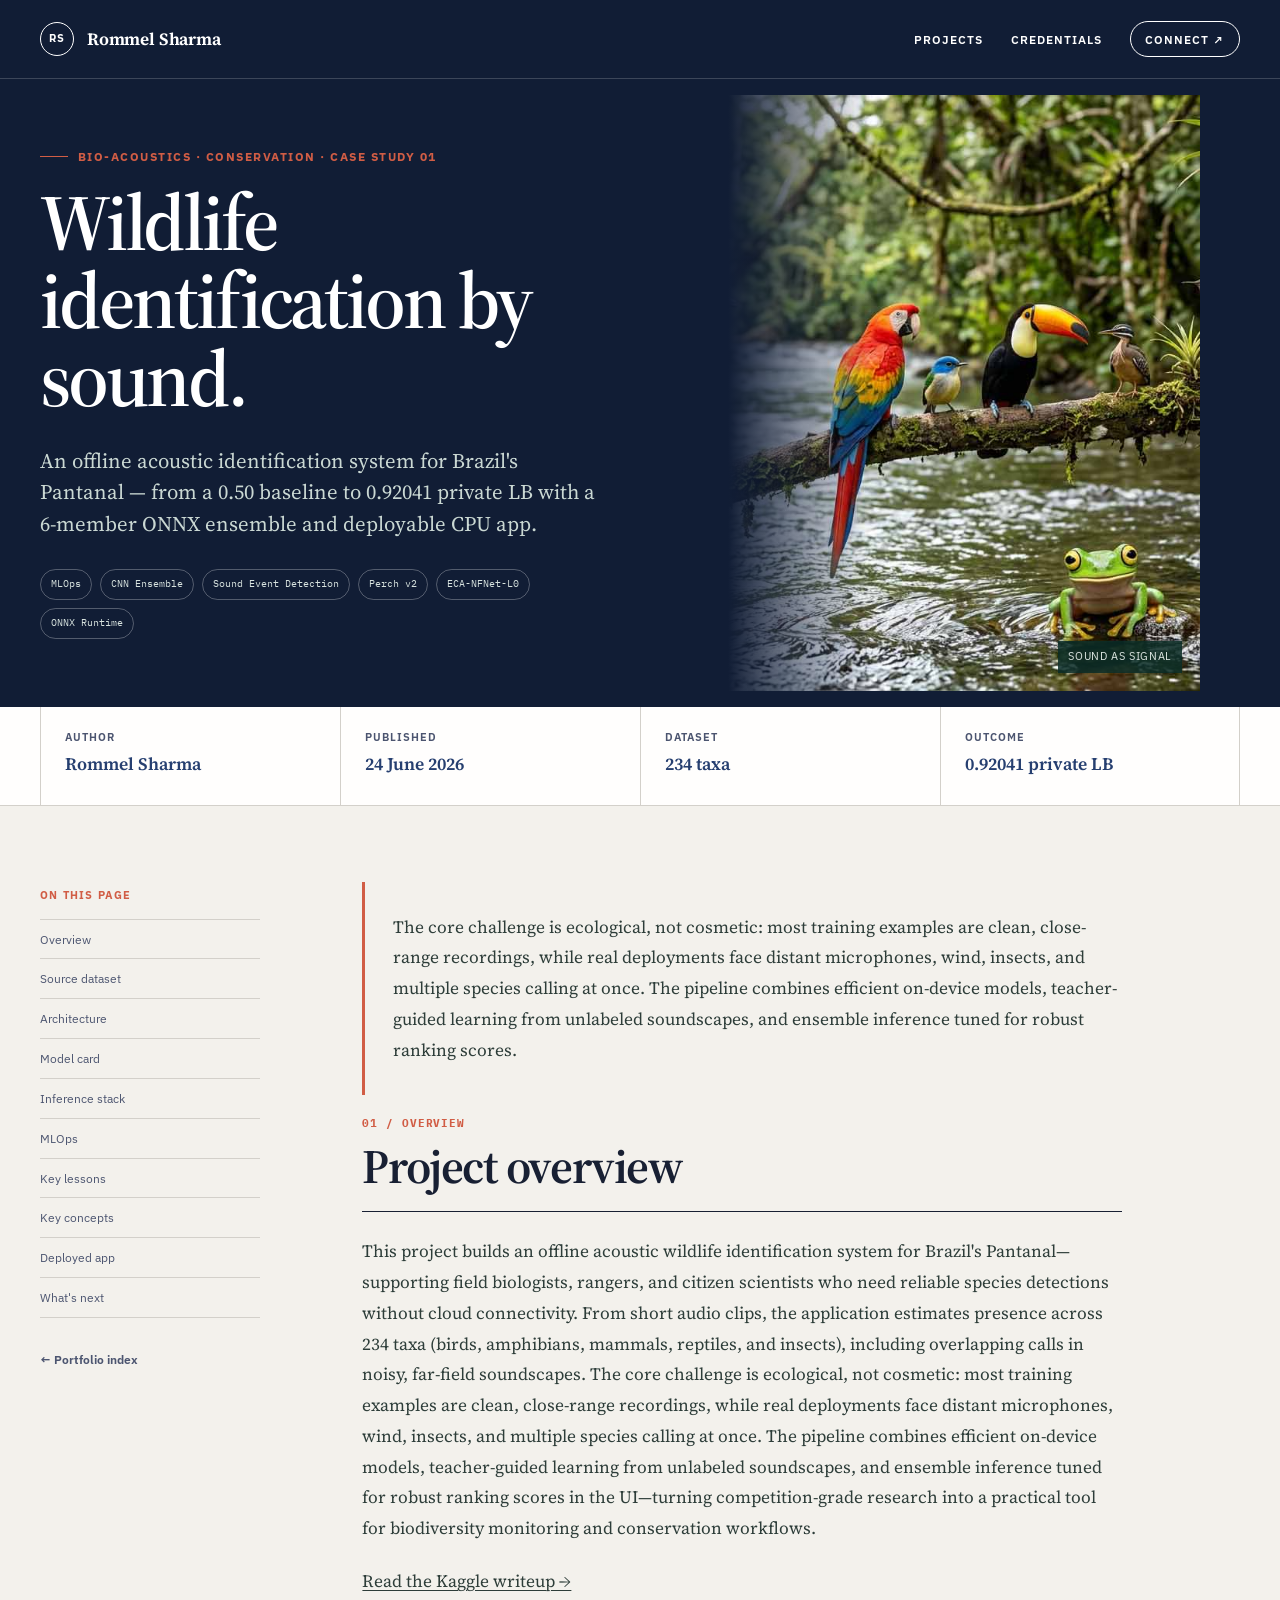
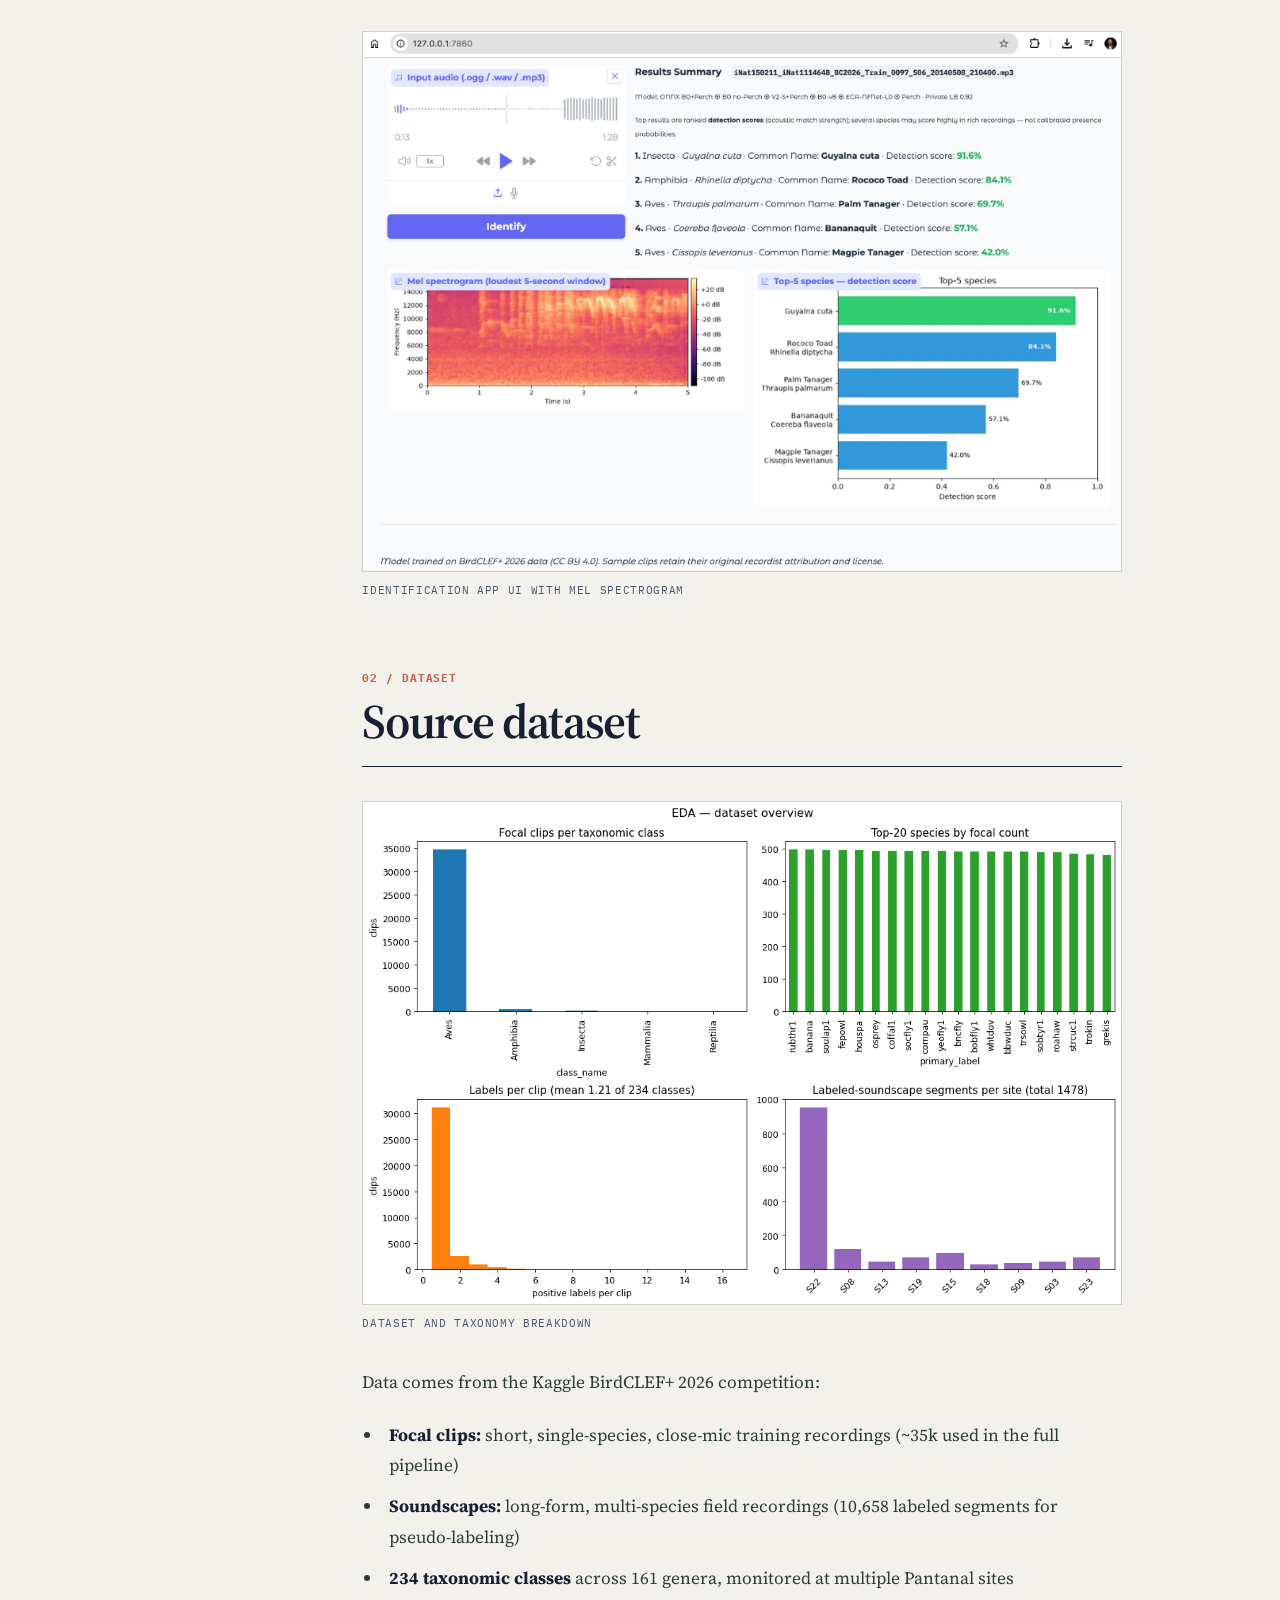
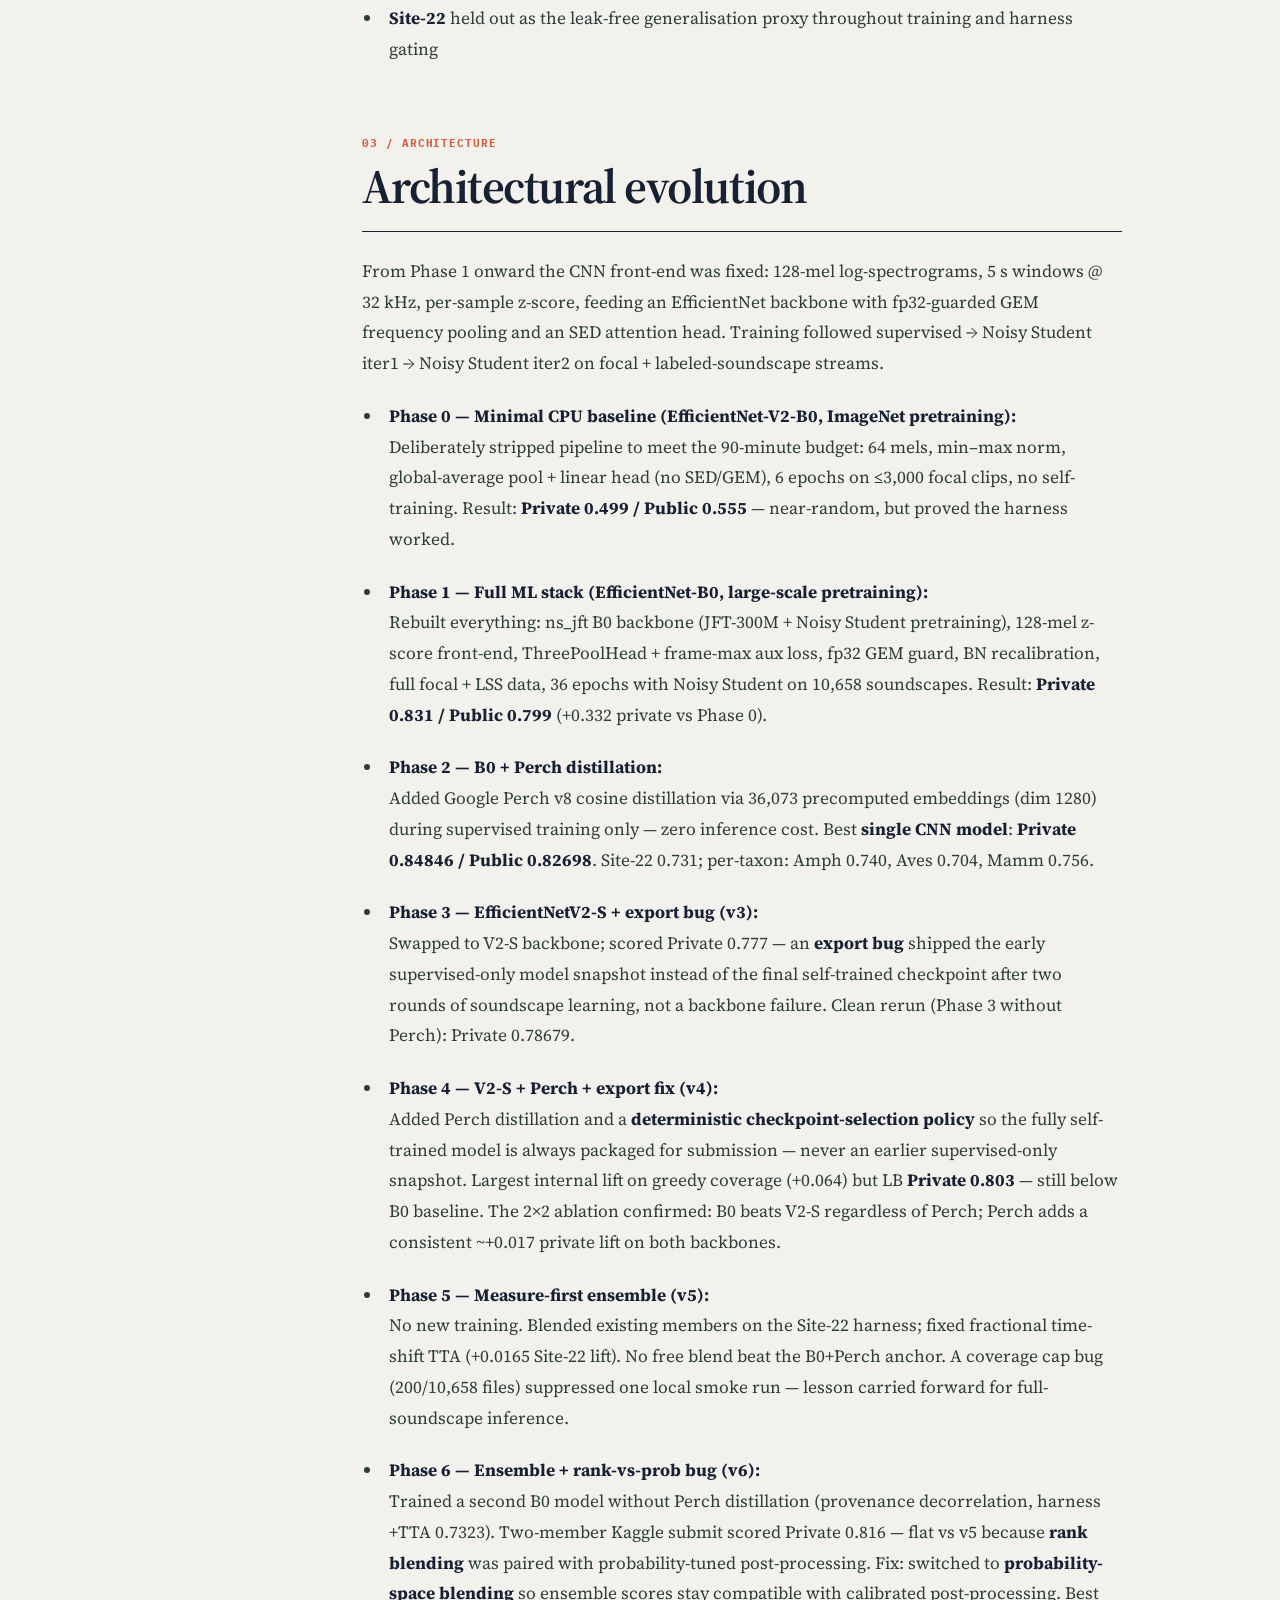
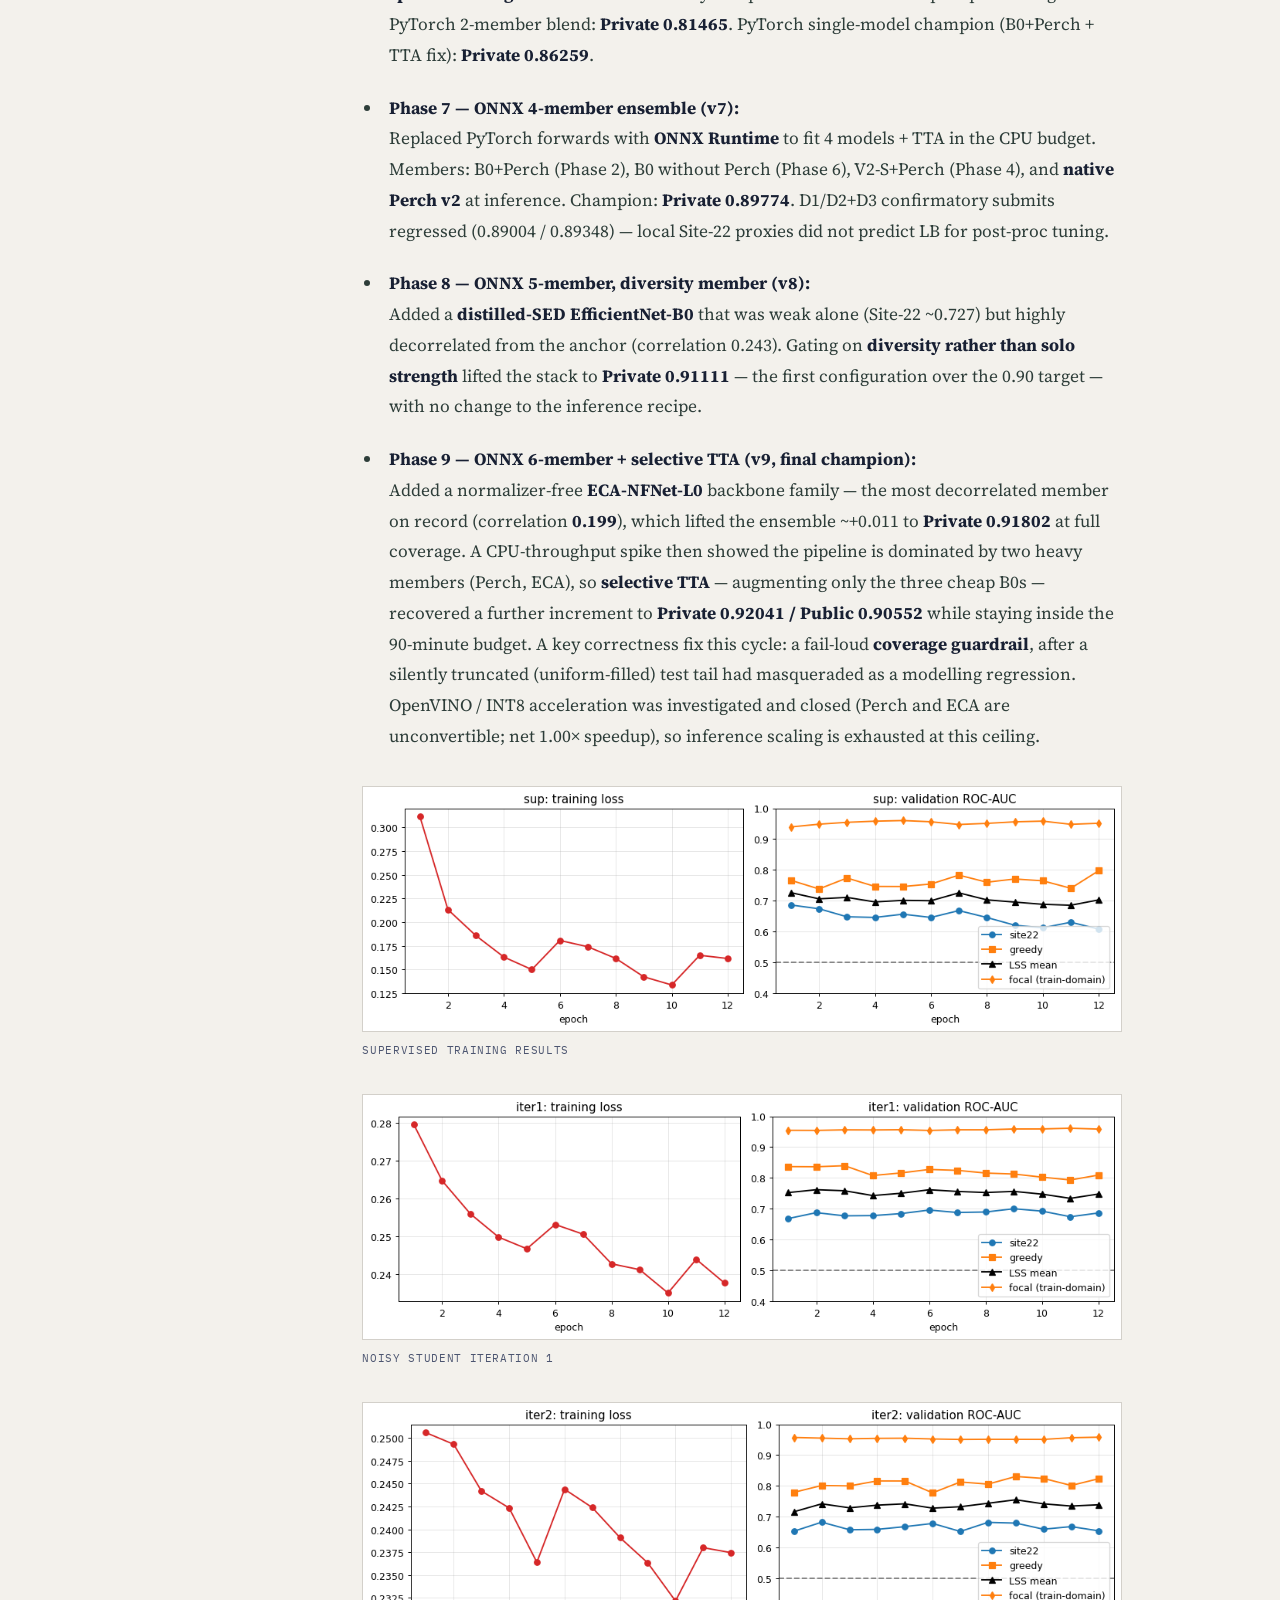
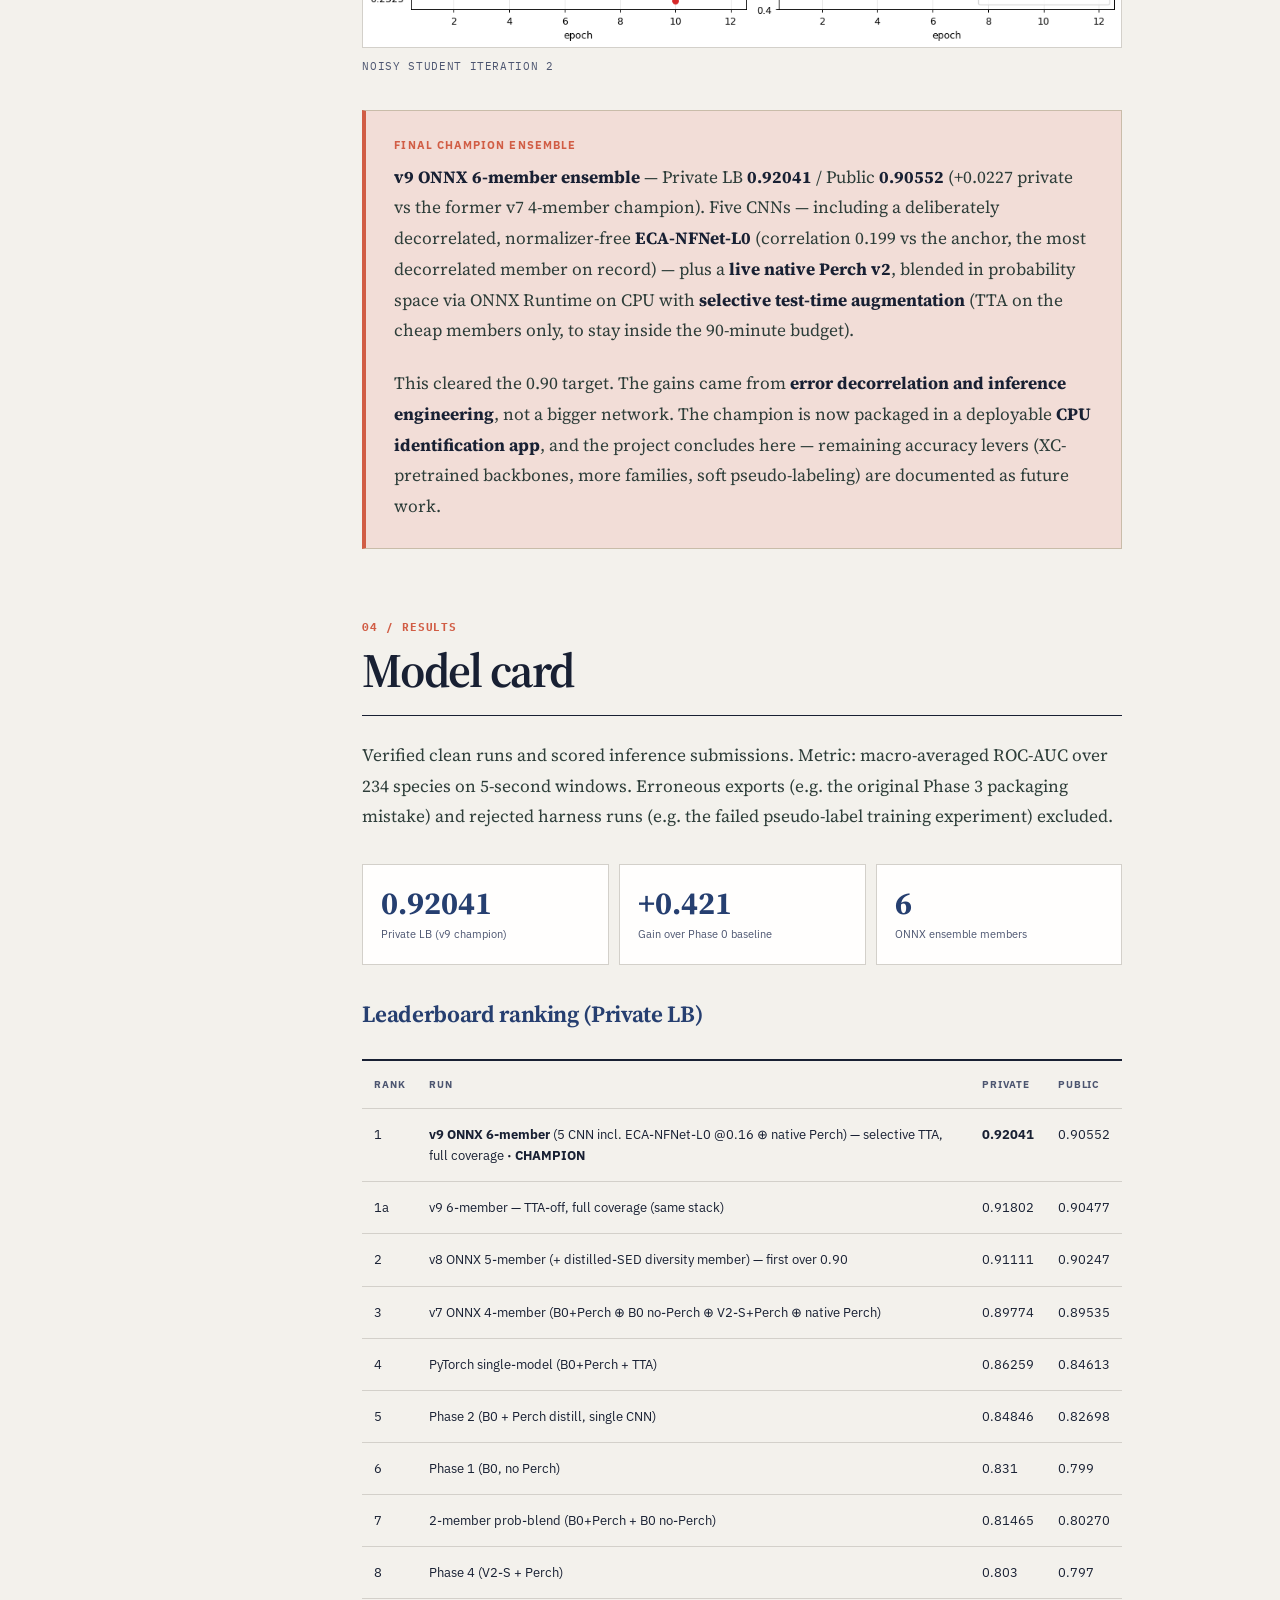
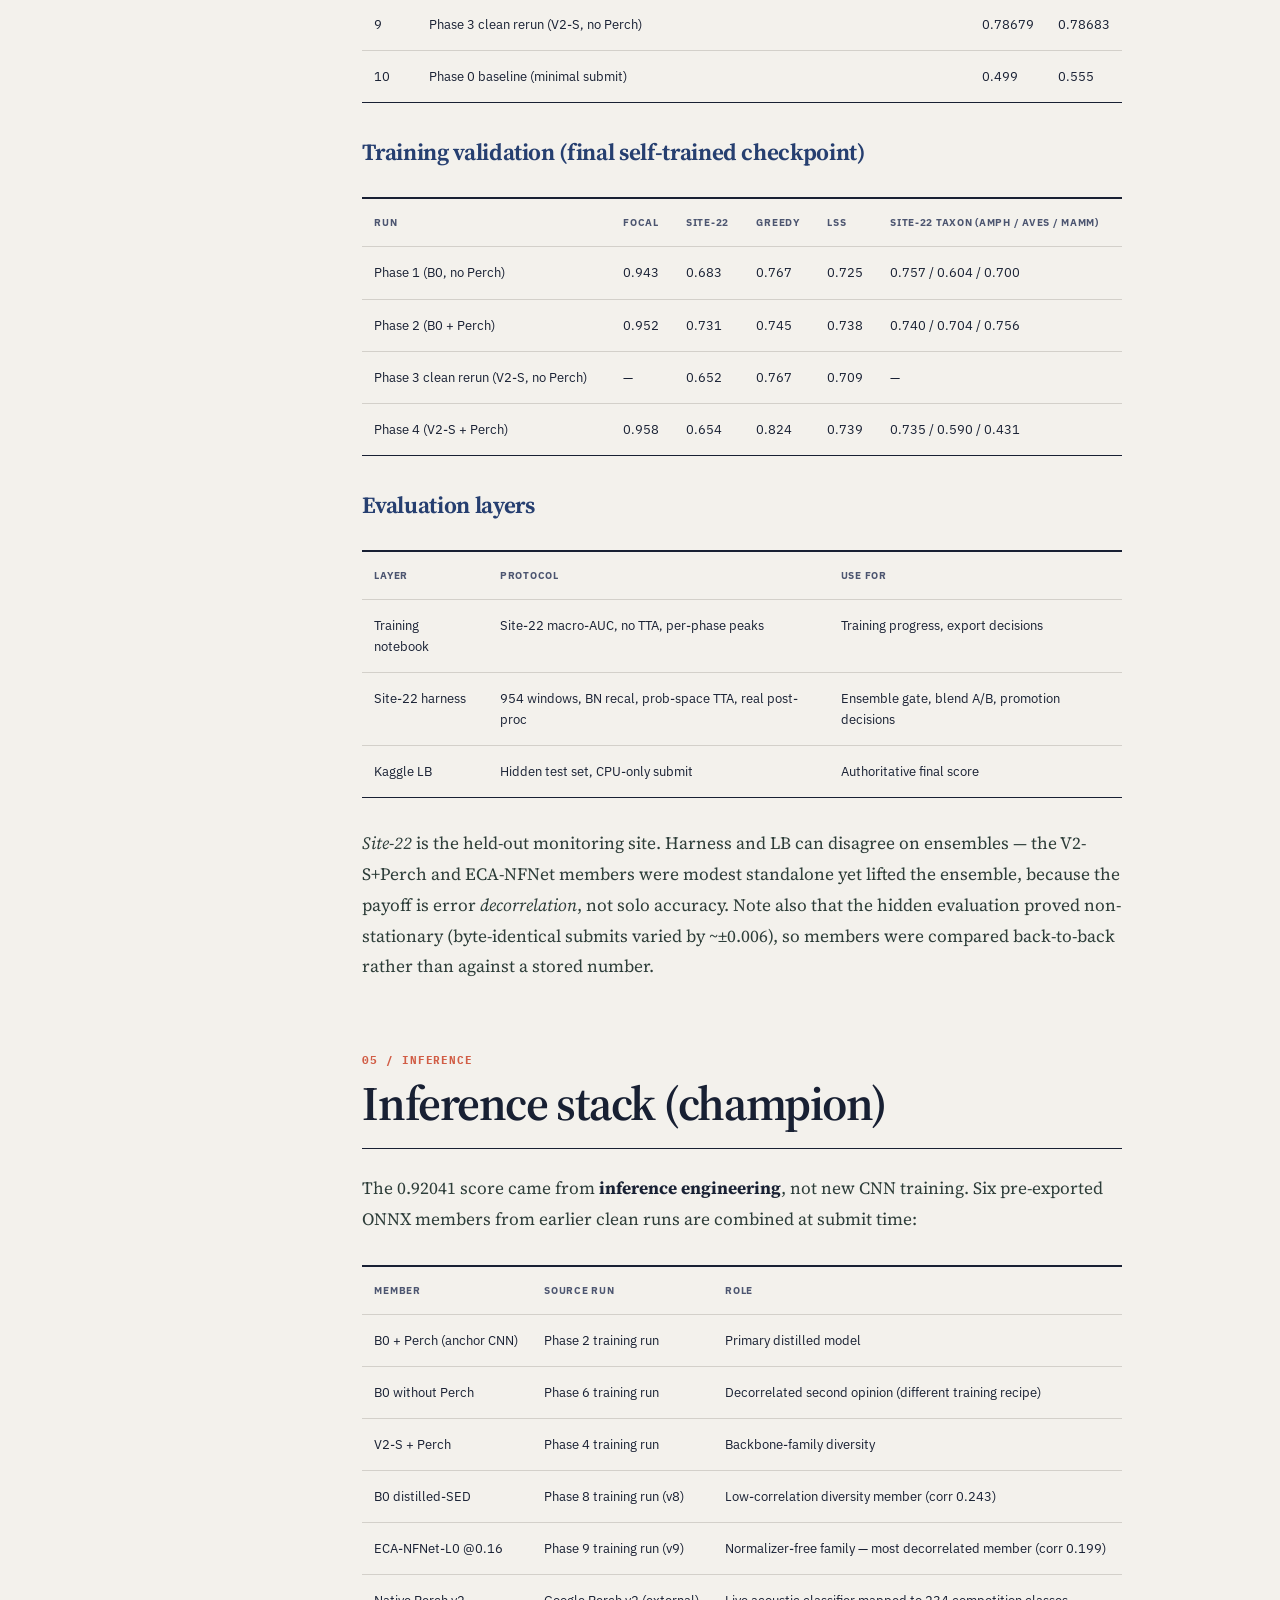
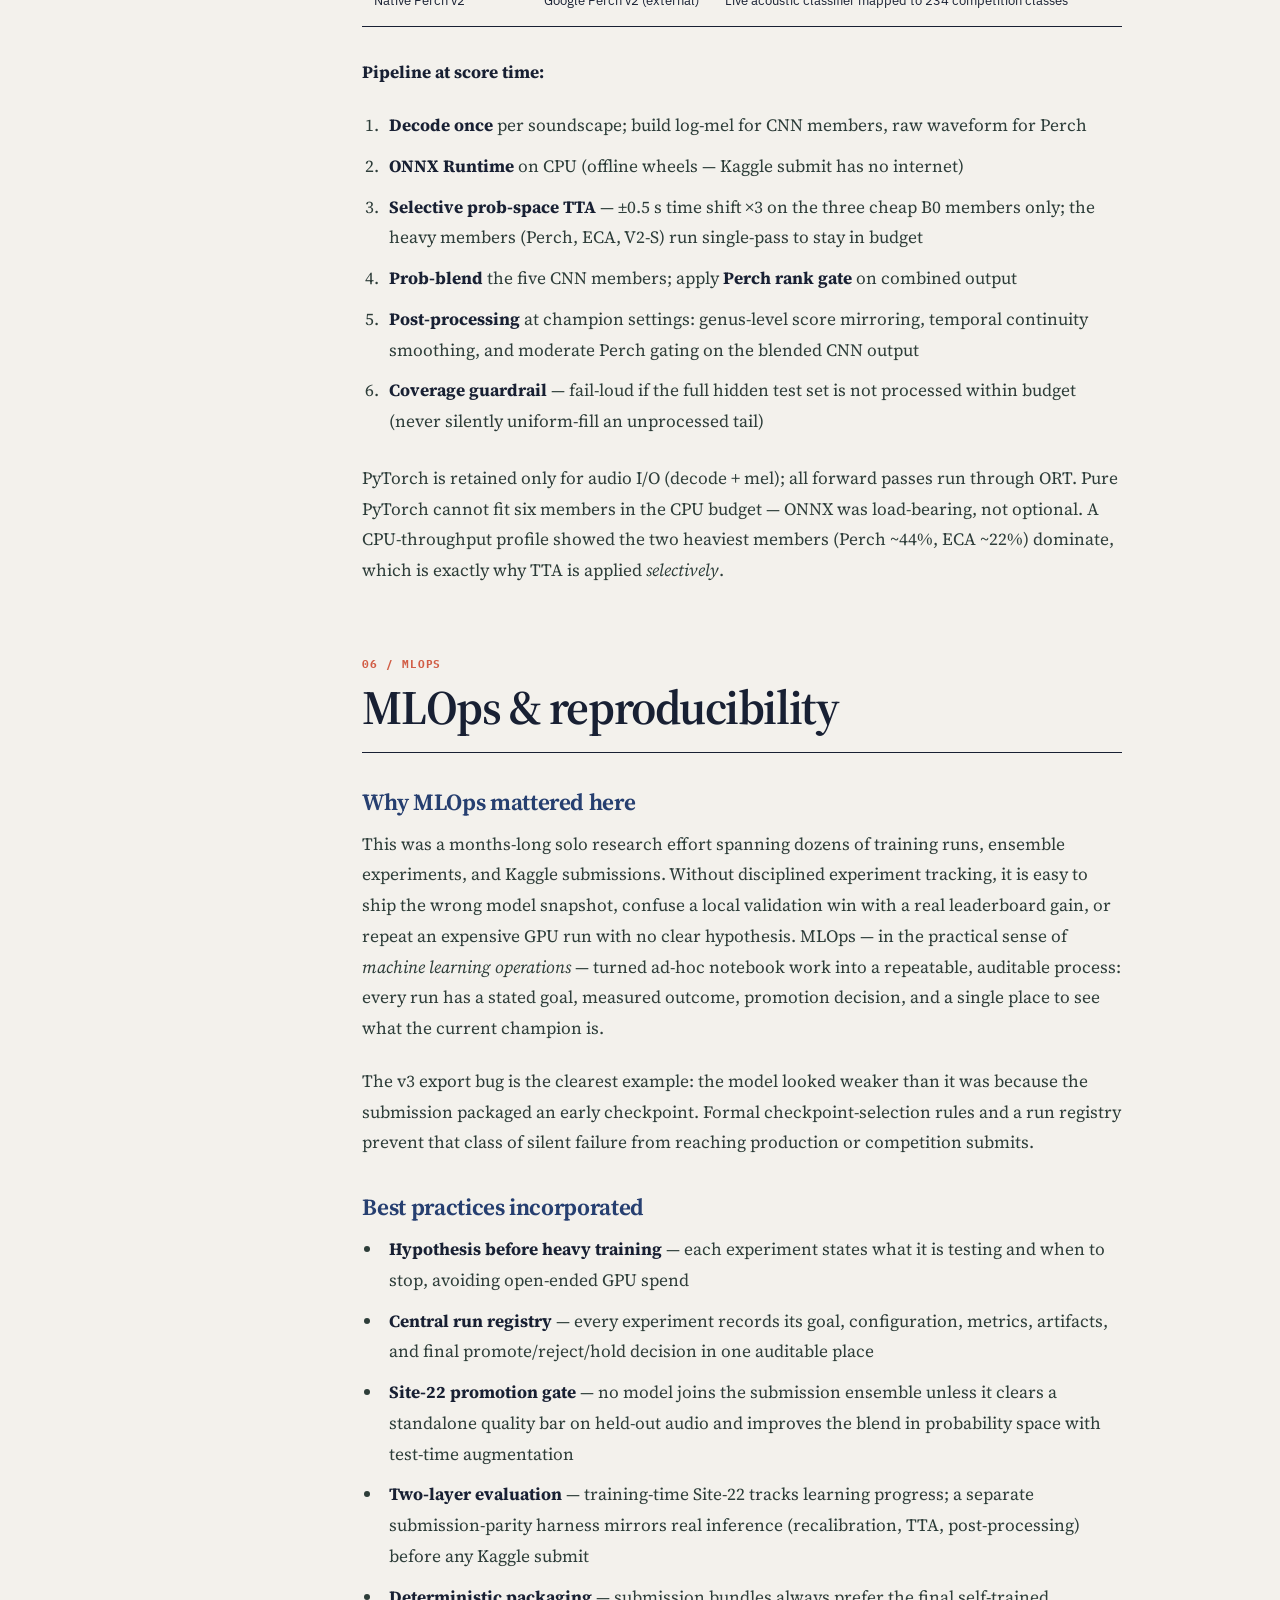
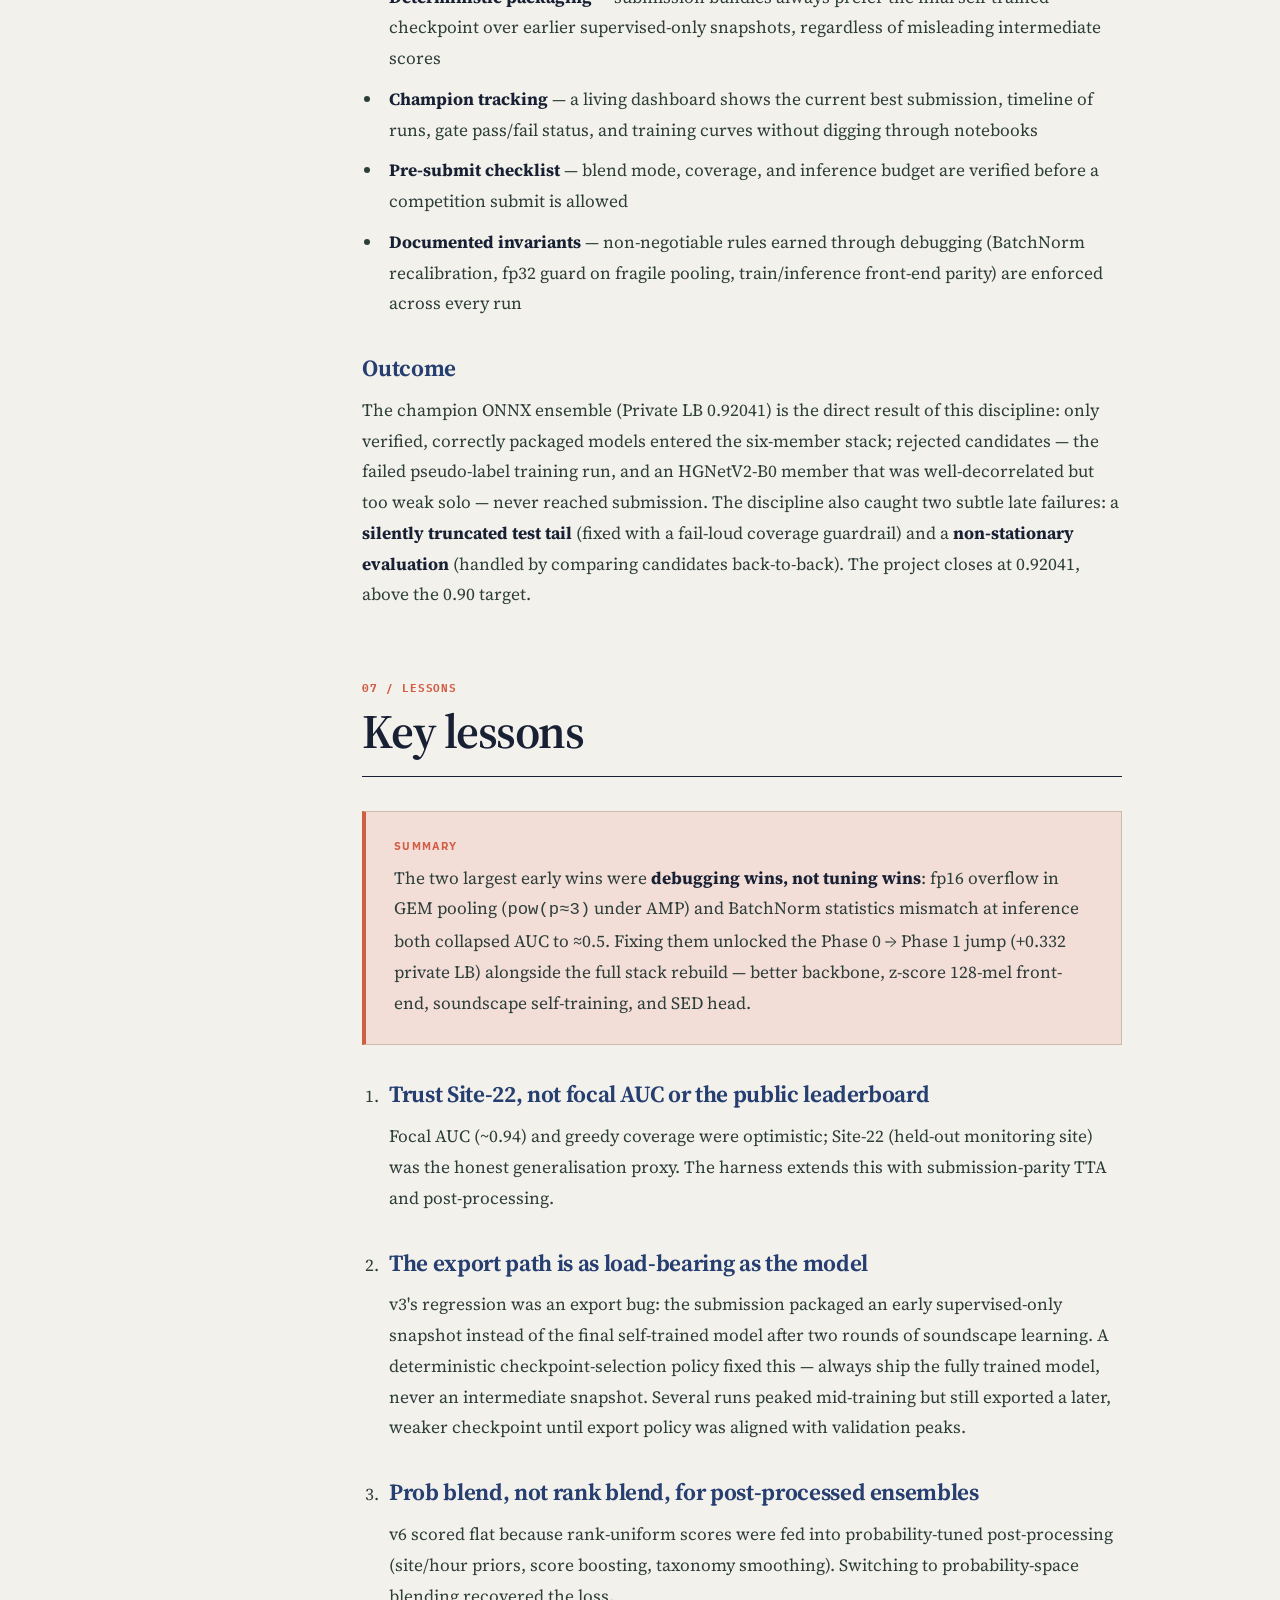
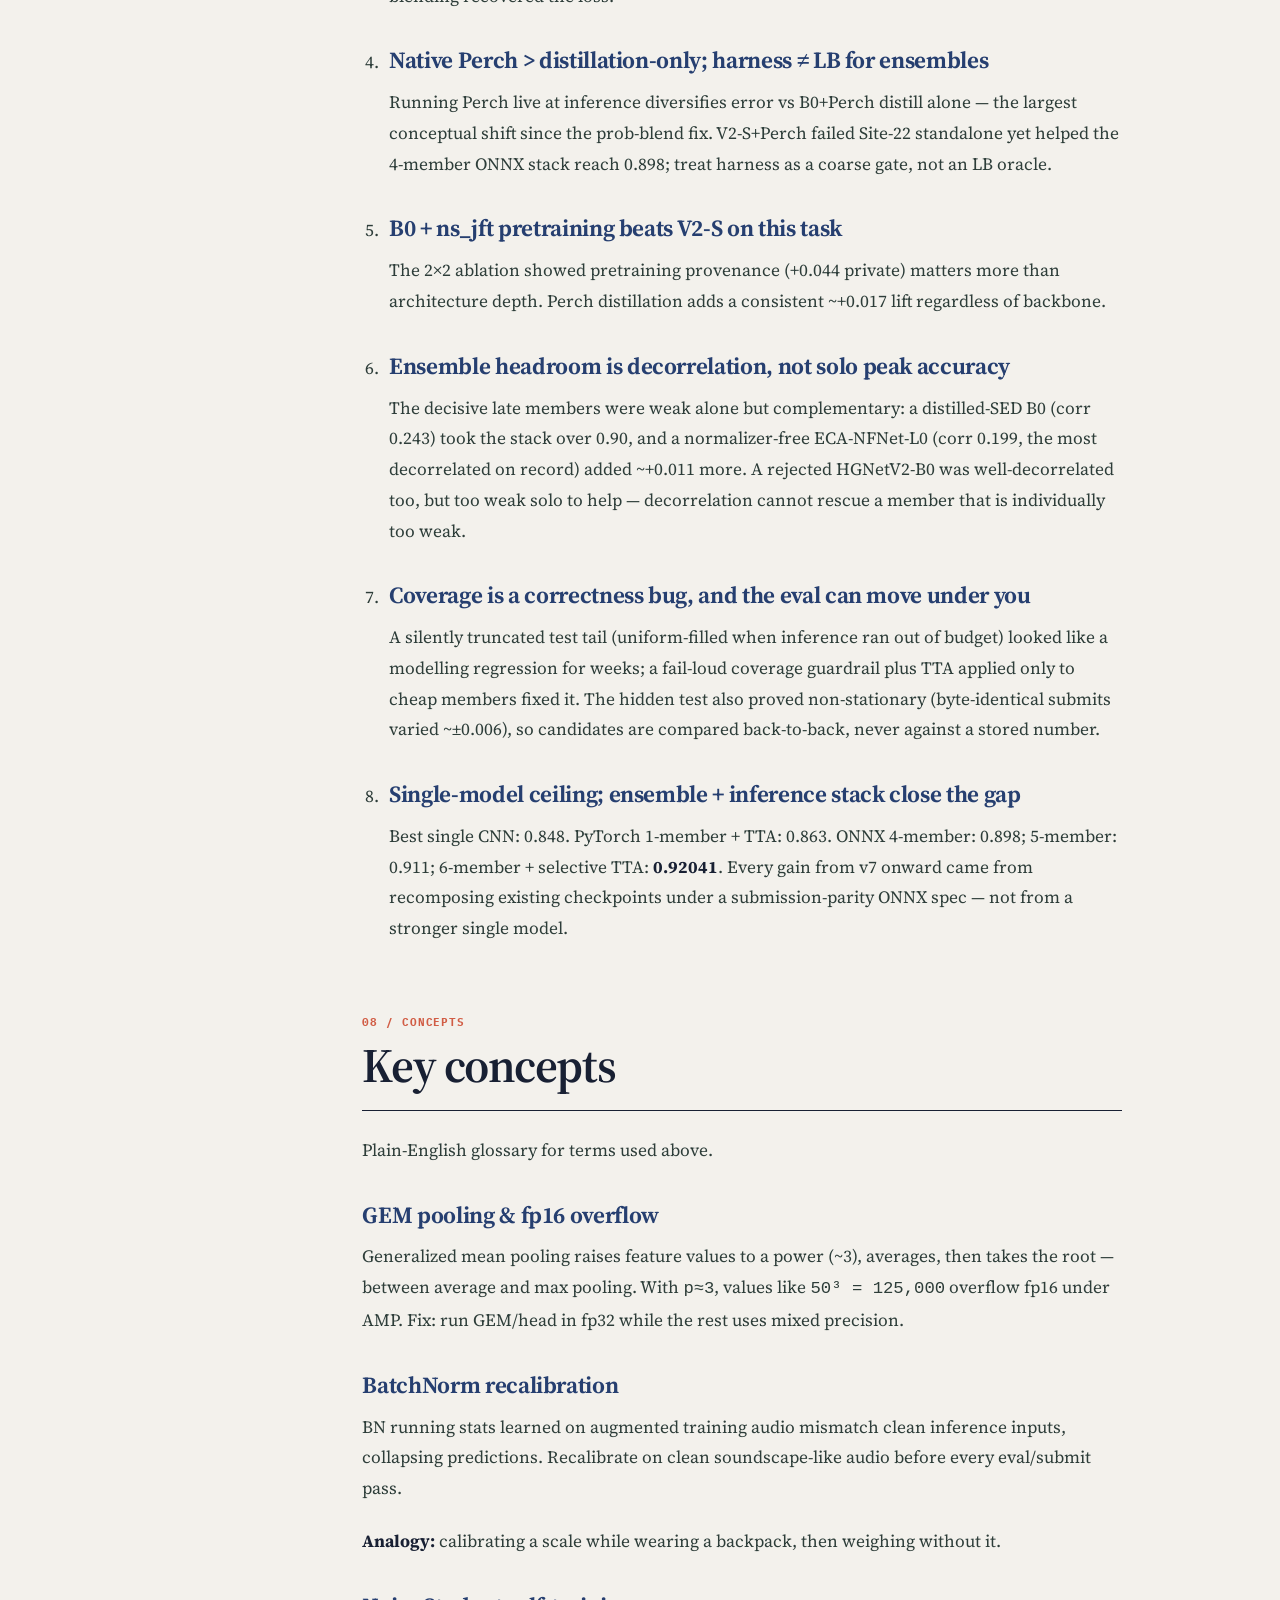
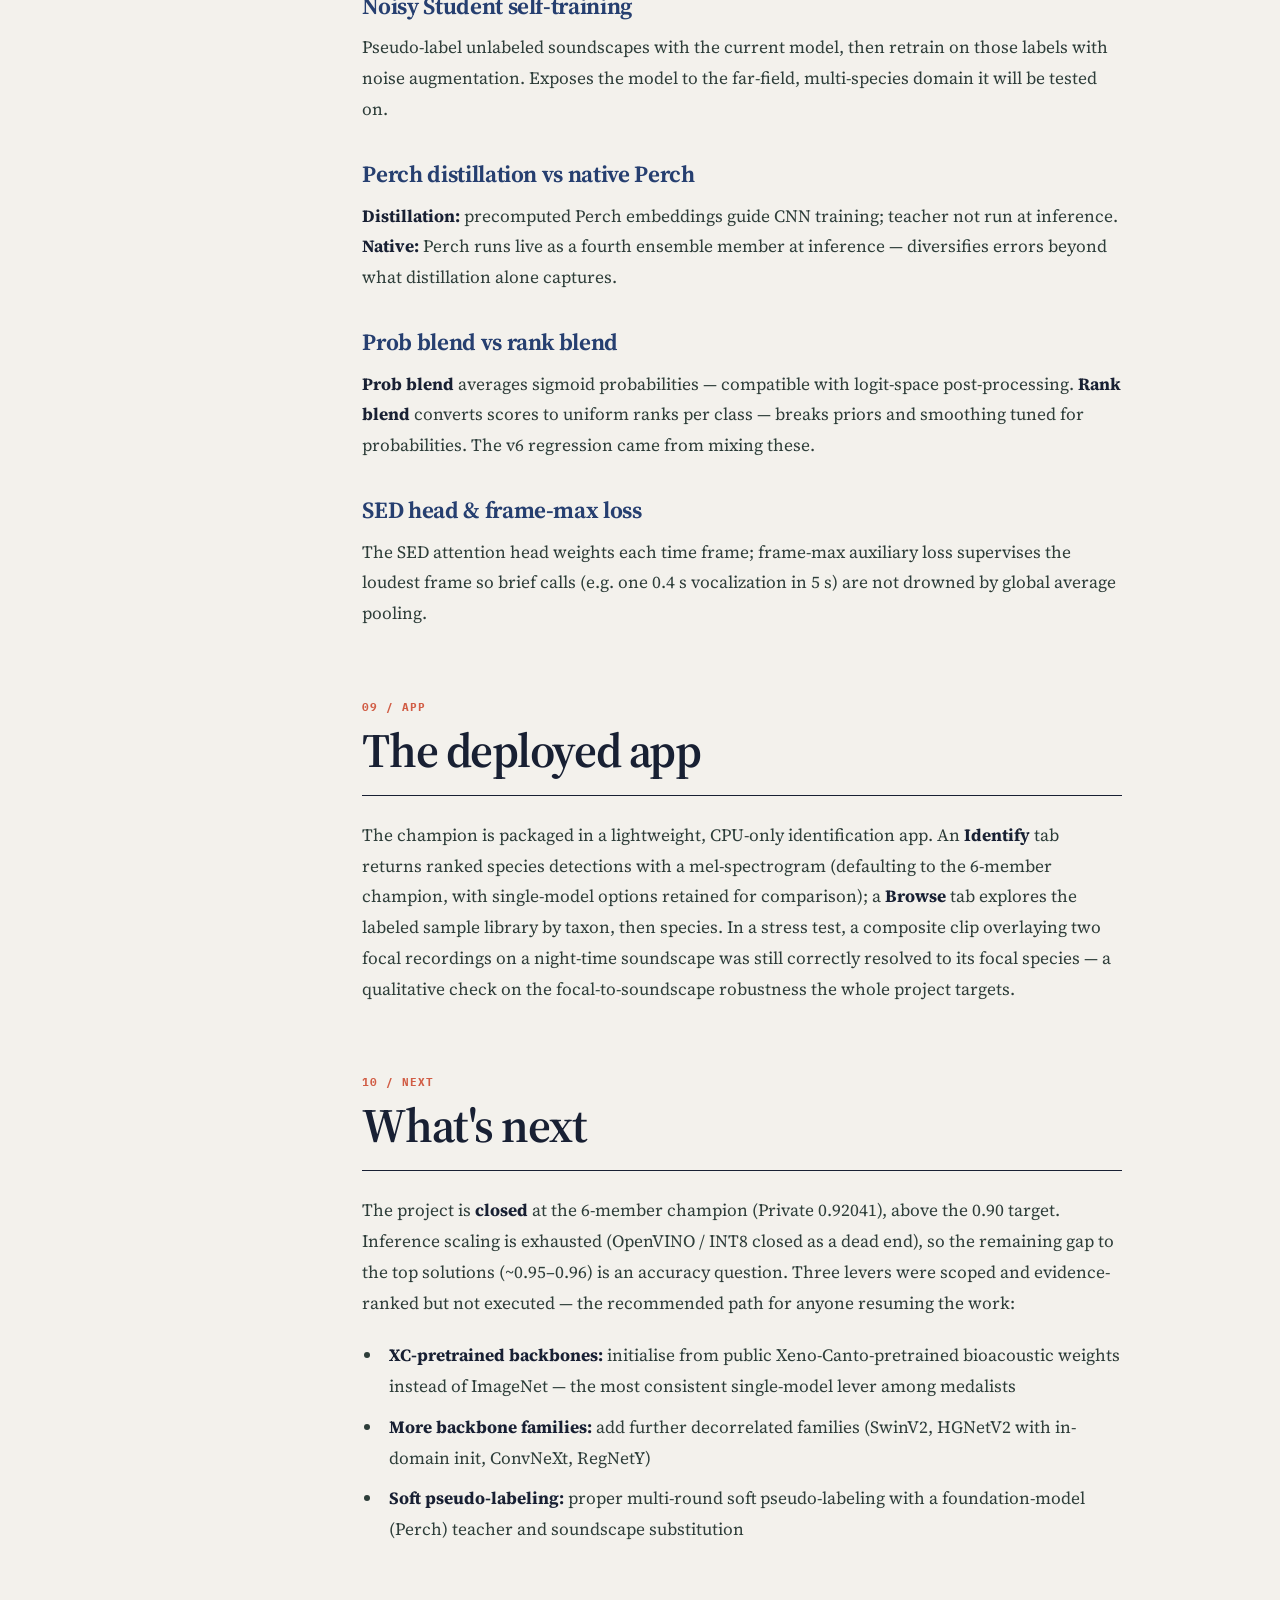
<file: projects/bio-acoustics.html>
<!doctype html>
<html lang="en-AU">
<head>
    <meta charset="utf-8">
    <meta name="viewport" content="width=device-width, initial-scale=1">
    <title>Wildlife Identification by Sound | Rommel Sharma</title>
    <meta name="description" content="BirdCLEF+ 2026 acoustic species ID by Rommel Sharma. Achieved 0.92041 private LB with 6-member ONNX ensemble, MLOps pipeline for 234 Pantanal species.">
    <meta name="keywords" content="Rommel Sharma, BirdCLEF 2026, Bioacoustics, Sound Event Detection, Perch v2, ECA-NFNet, ONNX Runtime, Noisy Student, Ensemble Decorrelation, Wildlife Conservation AI, Pantanal, MLOps">
    <meta name="author" content="Rommel Sharma">
    <meta name="geo.region" content="AU-NSW">
    <meta name="geo.placename" content="Sydney">
    <meta name="geo.position" content="-33.8688;151.2093">
    <meta name="ICBM" content="-33.8688, 151.2093">
    <link rel="canonical" href="https://rommelsharma.github.io/projects/bio-acoustics.html">
    <link rel="alternate" type="application/rss+xml" title="Rommel Sharma — Applied AI Articles" href="https://rommelsharma.github.io/feed.xml">
    <link rel="author" href="https://rommelsharma.github.io/">
    <meta property="og:type" content="article">
    <meta property="og:title" content="Wildlife Identification by Sound">
    <meta property="og:description" content="BirdCLEF+ 2026 Pantanal acoustic species identification: from a 0.50 baseline to 0.92041 private LB with a 6-member ONNX ensemble.">
    <meta property="og:url" content="https://rommelsharma.github.io/projects/bio-acoustics.html">
    <meta property="og:site_name" content="Rommel Sharma — Applied AI Portfolio">
    <meta property="og:image" content="https://rommelsharma.github.io/assets/images/bioacoustics.jpg">
    <meta property="og:image:alt" content="Bioacoustic wildlife identification case study">
    <meta property="og:locale" content="en_AU">
    <meta property="article:author" content="Rommel Sharma">
    <meta property="article:published_time" content="2026-06-24">
    <meta property="article:modified_time" content="2026-07-03">
    <meta property="article:section" content="Bio-Acoustics">
    <meta name="twitter:card" content="summary_large_image">
    <meta name="twitter:title" content="Wildlife Identification by Sound">
    <meta name="twitter:description" content="BirdCLEF+ 2026 Pantanal acoustic species identification: from a 0.50 baseline to 0.92041 private LB with a 6-member ONNX ensemble.">
    <meta name="twitter:image" content="https://rommelsharma.github.io/assets/images/bioacoustics.jpg">
    <link rel="preconnect" href="https://fonts.googleapis.com">
    <link rel="preconnect" href="https://fonts.gstatic.com" crossorigin>
    <link href="https://fonts.googleapis.com/css2?family=IBM+Plex+Mono:wght@400;500&amp;family=IBM+Plex+Sans:wght@400;500;600;700&amp;family=Source+Serif+4:opsz,wght@8..60,400;8..60,600;8..60,700&amp;display=swap" rel="stylesheet">
    <link rel="stylesheet" href="../css/style.css">
    <script type="application/ld+json">
    {
        "@context": "https://schema.org",
        "@graph": [
            {
                "@type": "Person",
                "@id": "https://rommelsharma.github.io/#person",
                "name": "Rommel Sharma",
                "url": "https://rommelsharma.github.io/",
                "jobTitle": "Enterprise AI Go-to-Market and Business Development Leader",
                "worksFor": { "@type": "Organization", "name": "Adobe", "url": "https://www.adobe.com/" },
                "sameAs": [
                    "https://www.linkedin.com/in/rommelsharma",
                    "https://github.com/rommelsharma",
                    "https://medium.com/@rommelsharma",
                    "https://orcid.org/0009-0005-6819-6219"
                ],
                "address": { "@type": "PostalAddress", "addressLocality": "Sydney", "addressRegion": "NSW", "addressCountry": "AU" }
            },
            {
                "@type": "TechArticle",
                "@id": "https://rommelsharma.github.io/projects/bio-acoustics.html#article",
                "headline": "Wildlife Identification by Sound: Bio-Acoustic Species Identification",
                "description": "BirdCLEF+ 2026 Pantanal acoustic species identification by Rommel Sharma: from a 0.50 baseline to 0.92041 private LB with a 6-member ONNX ensemble.",
                "url": "https://rommelsharma.github.io/projects/bio-acoustics.html",
                "mainEntityOfPage": { "@type": "WebPage", "@id": "https://rommelsharma.github.io/projects/bio-acoustics.html" },
                "inLanguage": "en-AU",
                "datePublished": "2026-06-24",
                "dateModified": "2026-07-03",
                "keywords": ["BirdCLEF 2026", "Bioacoustics", "Sound Event Detection", "Perch v2", "ECA-NFNet", "ONNX Runtime", "MLOps"],
                "image": { "@type": "ImageObject", "url": "https://rommelsharma.github.io/assets/images/bioacoustics.jpg" },
                "author": { "@id": "https://rommelsharma.github.io/#person" },
                "creator": { "@id": "https://rommelsharma.github.io/#person" },
                "publisher": { "@id": "https://rommelsharma.github.io/#person" }
            },
            {
                "@type": "BreadcrumbList",
                "itemListElement": [
                    { "@type": "ListItem", "position": 1, "name": "Portfolio", "item": "https://rommelsharma.github.io/" },
                    { "@type": "ListItem", "position": 2, "name": "Wildlife Identification by Sound", "item": "https://rommelsharma.github.io/projects/bio-acoustics.html" }
                ]
            }
        ]
    }
    </script>
</head>
<body>
    <a class="skip-link" href="#article-content">Skip to article</a>

    <header class="site-header">
        <nav class="site-nav shell" aria-label="Primary navigation">
            <a class="wordmark" href="../index.html" aria-label="Rommel Sharma, portfolio home">Rommel Sharma</a>
            <ul class="nav-links">
                <li><a href="../index.html#work">Projects</a></li>
                <li><a href="../index.html#credentials">Credentials</a></li>
                <li><a class="nav-cta" href="https://www.linkedin.com/in/rommelsharma" rel="me noopener" target="_blank">Connect ↗</a></li>
            </ul>
        </nav>
    </header>

    <main>
        <header class="project-cover">
            <div class="project-cover__inner shell">
                <div class="project-cover__copy">
                    <p class="eyebrow">Bio-acoustics · Conservation · Case study 01</p>
                    <h1>Wildlife identification by sound.</h1>
                    <p class="project-cover__dek">An offline acoustic identification system for Brazil's Pantanal — from a 0.50 baseline to 0.92041 private LB with a 6-member ONNX ensemble and deployable CPU app.</p>
                    <div class="tech-pills" aria-label="Technologies used">
                        <span class="tech-pill">MLOps</span>
                        <span class="tech-pill">CNN Ensemble</span>
                        <span class="tech-pill">Sound Event Detection</span>
                        <span class="tech-pill">Perch v2</span>
                        <span class="tech-pill">ECA-NFNet-L0</span>
                        <span class="tech-pill">ONNX Runtime</span>
                    </div>
                </div>
                <figure class="project-cover__image">
                    <img src="../assets/images/bioacoustics.jpg" alt="Pantanal soundscape illustrating bioacoustic wildlife identification" width="1408" height="768" fetchpriority="high">
                    <figcaption class="image-caption">Sound as signal</figcaption>
                </figure>
            </div>
        </header>

        <section class="article-meta" aria-label="Article details">
            <div class="article-meta__inner shell">
                <div class="article-meta__item"><span>Author</span><strong>Rommel Sharma</strong></div>
                <div class="article-meta__item"><span>Published</span><strong>24 June 2026</strong></div>
                <div class="article-meta__item"><span>Dataset</span><strong>234 taxa</strong></div>
                <div class="article-meta__item"><span>Outcome</span><strong>0.92041 private LB</strong></div>
            </div>
        </section>

        <div class="article-layout shell">
            <aside class="article-toc" aria-label="On this page">
                <p class="article-toc__label">On this page</p>
                <ol>
                    <li><a href="#overview">Overview</a></li>
                    <li><a href="#dataset">Source dataset</a></li>
                    <li><a href="#architecture">Architecture</a></li>
                    <li><a href="#results">Model card</a></li>
                    <li><a href="#inference">Inference stack</a></li>
                    <li><a href="#mlops">MLOps</a></li>
                    <li><a href="#lessons">Key lessons</a></li>
                    <li><a href="#concepts">Key concepts</a></li>
                    <li><a href="#app">Deployed app</a></li>
                    <li><a href="#next">What's next</a></li>
                </ol>
                <a class="article-toc__back" href="../index.html">← Portfolio index</a>
            </aside>

            <article class="article-body" id="article-content">
                <p class="article-lead">The core challenge is ecological, not cosmetic: most training examples are clean, close-range recordings, while real deployments face distant microphones, wind, insects, and multiple species calling at once. The pipeline combines efficient on-device models, teacher-guided learning from unlabeled soundscapes, and ensemble inference tuned for robust ranking scores.</p>

                <section id="overview">
                    <h2><span class="section-number">01 / OVERVIEW</span>Project overview</h2>
                    <p>This project builds an offline acoustic wildlife identification system for Brazil's Pantanal—supporting field biologists, rangers, and citizen scientists who need reliable species detections without cloud connectivity. From short audio clips, the application estimates presence across 234 taxa (birds, amphibians, mammals, reptiles, and insects), including overlapping calls in noisy, far-field soundscapes. The core challenge is ecological, not cosmetic: most training examples are clean, close-range recordings, while real deployments face distant microphones, wind, insects, and multiple species calling at once. The pipeline combines efficient on-device models, teacher-guided learning from unlabeled soundscapes, and ensemble inference tuned for robust ranking scores in the UI—turning competition-grade research into a practical tool for biodiversity monitoring and conservation workflows.</p>
                    <p><a href="https://www.kaggle.com/writeups/rommelsharma/sound-event-detection-for-wildlife-identification" target="_blank" rel="noopener noreferrer">Read the Kaggle writeup →</a></p>
                    <figure>
                        <img src="images/bioacoustics-ui-app.png" alt="Mel spectrogram example of a species vocalization">
                        <figcaption>Identification app UI with mel spectrogram</figcaption>
                    </figure>
                </section>

                <section id="dataset">
                    <h2><span class="section-number">02 / DATASET</span>Source dataset</h2>
                    <figure>
                        <img src="images/bio_eda_overview.png" alt="Dataset and taxonomy breakdown">
                        <figcaption>Dataset and taxonomy breakdown</figcaption>
                    </figure>
                    <p>Data comes from the Kaggle BirdCLEF+ 2026 competition:</p>
                    <ul>
                        <li><strong>Focal clips:</strong> short, single-species, close-mic training recordings (~35k used in the full pipeline)</li>
                        <li><strong>Soundscapes:</strong> long-form, multi-species field recordings (10,658 labeled segments for pseudo-labeling)</li>
                        <li><strong>234 taxonomic classes</strong> across 161 genera, monitored at multiple Pantanal sites</li>
                        <li><strong>Site-22</strong> held out as the leak-free generalisation proxy throughout training and harness gating</li>
                    </ul>
                </section>

                <section id="architecture">
                    <h2><span class="section-number">03 / ARCHITECTURE</span>Architectural evolution</h2>
                    <p>From Phase 1 onward the CNN front-end was fixed: 128-mel log-spectrograms, 5 s windows @ 32 kHz, per-sample z-score, feeding an EfficientNet backbone with fp32-guarded GEM frequency pooling and an SED attention head. Training followed supervised → Noisy Student iter1 → Noisy Student iter2 on focal + labeled-soundscape streams.</p>
                    <ul>
                        <li>
                            <strong>Phase 0 — Minimal CPU baseline (EfficientNet-V2-B0, ImageNet pretraining):</strong>
                            <p>Deliberately stripped pipeline to meet the 90-minute budget: 64 mels, min–max norm, global-average pool + linear head (no SED/GEM), 6 epochs on ≤3,000 focal clips, no self-training. Result: <strong>Private 0.499 / Public 0.555</strong> — near-random, but proved the harness worked.</p>
                        </li>
                        <li>
                            <strong>Phase 1 — Full ML stack (EfficientNet-B0, large-scale pretraining):</strong>
                            <p>Rebuilt everything: ns_jft B0 backbone (JFT-300M + Noisy Student pretraining), 128-mel z-score front-end, ThreePoolHead + frame-max aux loss, fp32 GEM guard, BN recalibration, full focal + LSS data, 36 epochs with Noisy Student on 10,658 soundscapes. Result: <strong>Private 0.831 / Public 0.799</strong> (+0.332 private vs Phase 0).</p>
                        </li>
                        <li>
                            <strong>Phase 2 — B0 + Perch distillation:</strong>
                            <p>Added Google Perch v8 cosine distillation via 36,073 precomputed embeddings (dim 1280) during supervised training only — zero inference cost. Best <strong>single CNN model</strong>: <strong>Private 0.84846 / Public 0.82698</strong>. Site-22 0.731; per-taxon: Amph 0.740, Aves 0.704, Mamm 0.756.</p>
                        </li>
                        <li>
                            <strong>Phase 3 — EfficientNetV2-S + export bug (v3):</strong>
                            <p>Swapped to V2-S backbone; scored Private 0.777 — an <strong>export bug</strong> shipped the early supervised-only model snapshot instead of the final self-trained checkpoint after two rounds of soundscape learning, not a backbone failure. Clean rerun (Phase 3 without Perch): Private 0.78679.</p>
                        </li>
                        <li>
                            <strong>Phase 4 — V2-S + Perch + export fix (v4):</strong>
                            <p>Added Perch distillation and a <strong>deterministic checkpoint-selection policy</strong> so the fully self-trained model is always packaged for submission — never an earlier supervised-only snapshot. Largest internal lift on greedy coverage (+0.064) but LB <strong>Private 0.803</strong> — still below B0 baseline. The 2×2 ablation confirmed: B0 beats V2-S regardless of Perch; Perch adds a consistent ~+0.017 private lift on both backbones.</p>
                        </li>
                        <li>
                            <strong>Phase 5 — Measure-first ensemble (v5):</strong>
                            <p>No new training. Blended existing members on the Site-22 harness; fixed fractional time-shift TTA (+0.0165 Site-22 lift). No free blend beat the B0+Perch anchor. A coverage cap bug (200/10,658 files) suppressed one local smoke run — lesson carried forward for full-soundscape inference.</p>
                        </li>
                        <li>
                            <strong>Phase 6 — Ensemble + rank-vs-prob bug (v6):</strong>
                            <p>Trained a second B0 model without Perch distillation (provenance decorrelation, harness +TTA 0.7323). Two-member Kaggle submit scored Private 0.816 — flat vs v5 because <strong>rank blending</strong> was paired with probability-tuned post-processing. Fix: switched to <strong>probability-space blending</strong> so ensemble scores stay compatible with calibrated post-processing. Best PyTorch 2-member blend: <strong>Private 0.81465</strong>. PyTorch single-model champion (B0+Perch + TTA fix): <strong>Private 0.86259</strong>.</p>
                        </li>
                        <li>
                            <strong>Phase 7 — ONNX 4-member ensemble (v7):</strong>
                            <p>Replaced PyTorch forwards with <strong>ONNX Runtime</strong> to fit 4 models + TTA in the CPU budget. Members: B0+Perch (Phase 2), B0 without Perch (Phase 6), V2-S+Perch (Phase 4), and <strong>native Perch v2</strong> at inference. Champion: <strong>Private 0.89774</strong>. D1/D2+D3 confirmatory submits regressed (0.89004 / 0.89348) — local Site-22 proxies did not predict LB for post-proc tuning.</p>
                        </li>
                        <li>
                            <strong>Phase 8 — ONNX 5-member, diversity member (v8):</strong>
                            <p>Added a <strong>distilled-SED EfficientNet-B0</strong> that was weak alone (Site-22 ~0.727) but highly decorrelated from the anchor (correlation 0.243). Gating on <strong>diversity rather than solo strength</strong> lifted the stack to <strong>Private 0.91111</strong> — the first configuration over the 0.90 target — with no change to the inference recipe.</p>
                        </li>
                        <li>
                            <strong>Phase 9 — ONNX 6-member + selective TTA (v9, final champion):</strong>
                            <p>Added a normalizer-free <strong>ECA-NFNet-L0</strong> backbone family — the most decorrelated member on record (correlation <strong>0.199</strong>), which lifted the ensemble ~+0.011 to <strong>Private 0.91802</strong> at full coverage. A CPU-throughput spike then showed the pipeline is dominated by two heavy members (Perch, ECA), so <strong>selective TTA</strong> — augmenting only the three cheap B0s — recovered a further increment to <strong>Private 0.92041 / Public 0.90552</strong> while staying inside the 90-minute budget. A key correctness fix this cycle: a fail-loud <strong>coverage guardrail</strong>, after a silently truncated (uniform-filled) test tail had masqueraded as a modelling regression. OpenVINO / INT8 acceleration was investigated and closed (Perch and ECA are unconvertible; net 1.00× speedup), so inference scaling is exhausted at this ceiling.</p>
                        </li>
                    </ul>
                    <figure>
                        <img src="images/bio_perch_train_sup.png" alt="Supervised training results">
                        <figcaption>Supervised training results</figcaption>
                    </figure>
                    <figure>
                        <img src="images/bio_perch_train_iter1.png" alt="Noisy Student iteration 1 training results">
                        <figcaption>Noisy Student iteration 1</figcaption>
                    </figure>
                    <figure>
                        <img src="images/bio_perch_train_iter2.png" alt="Noisy Student iteration 2 training results">
                        <figcaption>Noisy Student iteration 2</figcaption>
                    </figure>
                    <div class="callout">
                        <span class="callout__label">Final champion ensemble</span>
                        <p><strong>v9 ONNX 6-member ensemble</strong> — Private LB <strong>0.92041</strong> / Public <strong>0.90552</strong> (+0.0227 private vs the former v7 4-member champion). Five CNNs — including a deliberately decorrelated, normalizer-free <strong>ECA-NFNet-L0</strong> (correlation 0.199 vs the anchor, the most decorrelated member on record) — plus a <strong>live native Perch v2</strong>, blended in probability space via ONNX Runtime on CPU with <strong>selective test-time augmentation</strong> (TTA on the cheap members only, to stay inside the 90-minute budget).</p>
                        <p>This cleared the 0.90 target. The gains came from <strong>error decorrelation and inference engineering</strong>, not a bigger network. The champion is now packaged in a deployable <strong>CPU identification app</strong>, and the project concludes here — remaining accuracy levers (XC-pretrained backbones, more families, soft pseudo-labeling) are documented as future work.</p>
                    </div>
                </section>

                <section id="results">
                    <h2><span class="section-number">04 / RESULTS</span>Model card</h2>
                    <p>Verified clean runs and scored inference submissions. Metric: macro-averaged ROC-AUC over 234 species on 5-second windows. Erroneous exports (e.g. the original Phase 3 packaging mistake) and rejected harness runs (e.g. the failed pseudo-label training experiment) excluded.</p>

                    <div class="metric-grid" aria-label="Key results">
                        <div class="metric-card"><strong>0.92041</strong><span>Private LB (v9 champion)</span></div>
                        <div class="metric-card"><strong>+0.421</strong><span>Gain over Phase 0 baseline</span></div>
                        <div class="metric-card"><strong>6</strong><span>ONNX ensemble members</span></div>
                    </div>

                    <h3>Leaderboard ranking (Private LB)</h3>
                    <div class="table-wrap">
                        <table class="research-table">
                            <thead>
                                <tr><th>Rank</th><th>Run</th><th>Private</th><th>Public</th></tr>
                            </thead>
                            <tbody>
                                <tr><td>1</td><td><strong>v9 ONNX 6-member</strong> (5 CNN incl. ECA-NFNet-L0 @0.16 ⊕ native Perch) — selective TTA, full coverage <strong>· CHAMPION</strong></td><td class="champion"><strong>0.92041</strong></td><td>0.90552</td></tr>
                                <tr><td>1a</td><td>v9 6-member — TTA-off, full coverage (same stack)</td><td>0.91802</td><td>0.90477</td></tr>
                                <tr><td>2</td><td>v8 ONNX 5-member (+ distilled-SED diversity member) — first over 0.90</td><td>0.91111</td><td>0.90247</td></tr>
                                <tr><td>3</td><td>v7 ONNX 4-member (B0+Perch ⊕ B0 no-Perch ⊕ V2-S+Perch ⊕ native Perch)</td><td>0.89774</td><td>0.89535</td></tr>
                                <tr><td>4</td><td>PyTorch single-model (B0+Perch + TTA)</td><td>0.86259</td><td>0.84613</td></tr>
                                <tr><td>5</td><td>Phase 2 (B0 + Perch distill, single CNN)</td><td>0.84846</td><td>0.82698</td></tr>
                                <tr><td>6</td><td>Phase 1 (B0, no Perch)</td><td>0.831</td><td>0.799</td></tr>
                                <tr><td>7</td><td>2-member prob-blend (B0+Perch + B0 no-Perch)</td><td>0.81465</td><td>0.80270</td></tr>
                                <tr><td>8</td><td>Phase 4 (V2-S + Perch)</td><td>0.803</td><td>0.797</td></tr>
                                <tr><td>9</td><td>Phase 3 clean rerun (V2-S, no Perch)</td><td>0.78679</td><td>0.78683</td></tr>
                                <tr><td>10</td><td>Phase 0 baseline (minimal submit)</td><td>0.499</td><td>0.555</td></tr>
                            </tbody>
                        </table>
                    </div>

                    <h3>Training validation (final self-trained checkpoint)</h3>
                    <div class="table-wrap">
                        <table class="research-table">
                            <thead>
                                <tr><th>Run</th><th>Focal</th><th>Site-22</th><th>Greedy</th><th>LSS</th><th>Site-22 taxon (Amph / Aves / Mamm)</th></tr>
                            </thead>
                            <tbody>
                                <tr><td>Phase 1 (B0, no Perch)</td><td>0.943</td><td>0.683</td><td>0.767</td><td>0.725</td><td>0.757 / 0.604 / 0.700</td></tr>
                                <tr><td>Phase 2 (B0 + Perch)</td><td>0.952</td><td>0.731</td><td>0.745</td><td>0.738</td><td>0.740 / 0.704 / 0.756</td></tr>
                                <tr><td>Phase 3 clean rerun (V2-S, no Perch)</td><td>—</td><td>0.652</td><td>0.767</td><td>0.709</td><td>—</td></tr>
                                <tr><td>Phase 4 (V2-S + Perch)</td><td>0.958</td><td>0.654</td><td>0.824</td><td>0.739</td><td>0.735 / 0.590 / 0.431</td></tr>
                            </tbody>
                        </table>
                    </div>

                    <h3>Evaluation layers</h3>
                    <div class="table-wrap">
                        <table class="research-table">
                            <thead>
                                <tr><th>Layer</th><th>Protocol</th><th>Use for</th></tr>
                            </thead>
                            <tbody>
                                <tr><td>Training notebook</td><td>Site-22 macro-AUC, no TTA, per-phase peaks</td><td>Training progress, export decisions</td></tr>
                                <tr><td>Site-22 harness</td><td>954 windows, BN recal, prob-space TTA, real post-proc</td><td>Ensemble gate, blend A/B, promotion decisions</td></tr>
                                <tr><td>Kaggle LB</td><td>Hidden test set, CPU-only submit</td><td>Authoritative final score</td></tr>
                            </tbody>
                        </table>
                    </div>
                    <p><em>Site-22</em> is the held-out monitoring site. Harness and LB can disagree on ensembles — the V2-S+Perch and ECA-NFNet members were modest standalone yet lifted the ensemble, because the payoff is error <em>decorrelation</em>, not solo accuracy. Note also that the hidden evaluation proved non-stationary (byte-identical submits varied by ~±0.006), so members were compared back-to-back rather than against a stored number.</p>
                </section>

                <section id="inference">
                    <h2><span class="section-number">05 / INFERENCE</span>Inference stack (champion)</h2>
                    <p>The 0.92041 score came from <strong>inference engineering</strong>, not new CNN training. Six pre-exported ONNX members from earlier clean runs are combined at submit time:</p>
                    <div class="table-wrap">
                        <table class="research-table">
                            <thead>
                                <tr><th>Member</th><th>Source run</th><th>Role</th></tr>
                            </thead>
                            <tbody>
                                <tr><td>B0 + Perch (anchor CNN)</td><td>Phase 2 training run</td><td>Primary distilled model</td></tr>
                                <tr><td>B0 without Perch</td><td>Phase 6 training run</td><td>Decorrelated second opinion (different training recipe)</td></tr>
                                <tr><td>V2-S + Perch</td><td>Phase 4 training run</td><td>Backbone-family diversity</td></tr>
                                <tr><td>B0 distilled-SED</td><td>Phase 8 training run (v8)</td><td>Low-correlation diversity member (corr 0.243)</td></tr>
                                <tr><td>ECA-NFNet-L0 @0.16</td><td>Phase 9 training run (v9)</td><td>Normalizer-free family — most decorrelated member (corr 0.199)</td></tr>
                                <tr><td>Native Perch v2</td><td>Google Perch v2 (external)</td><td>Live acoustic classifier mapped to 234 competition classes</td></tr>
                            </tbody>
                        </table>
                    </div>
                    <p><strong>Pipeline at score time:</strong></p>
                    <ol>
                        <li><strong>Decode once</strong> per soundscape; build log-mel for CNN members, raw waveform for Perch</li>
                        <li><strong>ONNX Runtime</strong> on CPU (offline wheels — Kaggle submit has no internet)</li>
                        <li><strong>Selective prob-space TTA</strong> — ±0.5 s time shift ×3 on the three cheap B0 members only; the heavy members (Perch, ECA, V2-S) run single-pass to stay in budget</li>
                        <li><strong>Prob-blend</strong> the five CNN members; apply <strong>Perch rank gate</strong> on combined output</li>
                        <li><strong>Post-processing</strong> at champion settings: genus-level score mirroring, temporal continuity smoothing, and moderate Perch gating on the blended CNN output</li>
                        <li><strong>Coverage guardrail</strong> — fail-loud if the full hidden test set is not processed within budget (never silently uniform-fill an unprocessed tail)</li>
                    </ol>
                    <p>PyTorch is retained only for audio I/O (decode + mel); all forward passes run through ORT. Pure PyTorch cannot fit six members in the CPU budget — ONNX was load-bearing, not optional. A CPU-throughput profile showed the two heaviest members (Perch ~44%, ECA ~22%) dominate, which is exactly why TTA is applied <em>selectively</em>.</p>
                </section>

                <section id="mlops">
                    <h2><span class="section-number">06 / MLOPS</span>MLOps &amp; reproducibility</h2>
                    <h3>Why MLOps mattered here</h3>
                    <p>This was a months-long solo research effort spanning dozens of training runs, ensemble experiments, and Kaggle submissions. Without disciplined experiment tracking, it is easy to ship the wrong model snapshot, confuse a local validation win with a real leaderboard gain, or repeat an expensive GPU run with no clear hypothesis. MLOps — in the practical sense of <em>machine learning operations</em> — turned ad-hoc notebook work into a repeatable, auditable process: every run has a stated goal, measured outcome, promotion decision, and a single place to see what the current champion is.</p>
                    <p>The v3 export bug is the clearest example: the model looked weaker than it was because the submission packaged an early checkpoint. Formal checkpoint-selection rules and a run registry prevent that class of silent failure from reaching production or competition submits.</p>
                    <h3>Best practices incorporated</h3>
                    <ul>
                        <li><strong>Hypothesis before heavy training</strong> — each experiment states what it is testing and when to stop, avoiding open-ended GPU spend</li>
                        <li><strong>Central run registry</strong> — every experiment records its goal, configuration, metrics, artifacts, and final promote/reject/hold decision in one auditable place</li>
                        <li><strong>Site-22 promotion gate</strong> — no model joins the submission ensemble unless it clears a standalone quality bar on held-out audio and improves the blend in probability space with test-time augmentation</li>
                        <li><strong>Two-layer evaluation</strong> — training-time Site-22 tracks learning progress; a separate submission-parity harness mirrors real inference (recalibration, TTA, post-processing) before any Kaggle submit</li>
                        <li><strong>Deterministic packaging</strong> — submission bundles always prefer the final self-trained checkpoint over earlier supervised-only snapshots, regardless of misleading intermediate scores</li>
                        <li><strong>Champion tracking</strong> — a living dashboard shows the current best submission, timeline of runs, gate pass/fail status, and training curves without digging through notebooks</li>
                        <li><strong>Pre-submit checklist</strong> — blend mode, coverage, and inference budget are verified before a competition submit is allowed</li>
                        <li><strong>Documented invariants</strong> — non-negotiable rules earned through debugging (BatchNorm recalibration, fp32 guard on fragile pooling, train/inference front-end parity) are enforced across every run</li>
                    </ul>
                    <h3>Outcome</h3>
                    <p>The champion ONNX ensemble (Private LB 0.92041) is the direct result of this discipline: only verified, correctly packaged models entered the six-member stack; rejected candidates — the failed pseudo-label training run, and an HGNetV2-B0 member that was well-decorrelated but too weak solo — never reached submission. The discipline also caught two subtle late failures: a <strong>silently truncated test tail</strong> (fixed with a fail-loud coverage guardrail) and a <strong>non-stationary evaluation</strong> (handled by comparing candidates back-to-back). The project closes at 0.92041, above the 0.90 target.</p>
                </section>

                <section id="lessons">
                    <h2><span class="section-number">07 / LESSONS</span>Key lessons</h2>
                    <div class="callout">
                        <span class="callout__label">Summary</span>
                        <p>The two largest early wins were <strong>debugging wins, not tuning wins</strong>: fp16 overflow in GEM pooling (<code>pow(p≈3)</code> under AMP) and BatchNorm statistics mismatch at inference both collapsed AUC to ≈0.5. Fixing them unlocked the Phase 0 → Phase 1 jump (+0.332 private LB) alongside the full stack rebuild — better backbone, z-score 128-mel front-end, soundscape self-training, and SED head.</p>
                    </div>
                    <ol>
                        <li>
                            <h3>Trust Site-22, not focal AUC or the public leaderboard</h3>
                            <p>Focal AUC (~0.94) and greedy coverage were optimistic; Site-22 (held-out monitoring site) was the honest generalisation proxy. The harness extends this with submission-parity TTA and post-processing.</p>
                        </li>
                        <li>
                            <h3>The export path is as load-bearing as the model</h3>
                            <p>v3's regression was an export bug: the submission packaged an early supervised-only snapshot instead of the final self-trained model after two rounds of soundscape learning. A deterministic checkpoint-selection policy fixed this — always ship the fully trained model, never an intermediate snapshot. Several runs peaked mid-training but still exported a later, weaker checkpoint until export policy was aligned with validation peaks.</p>
                        </li>
                        <li>
                            <h3>Prob blend, not rank blend, for post-processed ensembles</h3>
                            <p>v6 scored flat because rank-uniform scores were fed into probability-tuned post-processing (site/hour priors, score boosting, taxonomy smoothing). Switching to probability-space blending recovered the loss.</p>
                        </li>
                        <li>
                            <h3>Native Perch &gt; distillation-only; harness ≠ LB for ensembles</h3>
                            <p>Running Perch live at inference diversifies error vs B0+Perch distill alone — the largest conceptual shift since the prob-blend fix. V2-S+Perch failed Site-22 standalone yet helped the 4-member ONNX stack reach 0.898; treat harness as a coarse gate, not an LB oracle.</p>
                        </li>
                        <li>
                            <h3>B0 + ns_jft pretraining beats V2-S on this task</h3>
                            <p>The 2×2 ablation showed pretraining provenance (+0.044 private) matters more than architecture depth. Perch distillation adds a consistent ~+0.017 lift regardless of backbone.</p>
                        </li>
                        <li>
                            <h3>Ensemble headroom is decorrelation, not solo peak accuracy</h3>
                            <p>The decisive late members were weak alone but complementary: a distilled-SED B0 (corr 0.243) took the stack over 0.90, and a normalizer-free ECA-NFNet-L0 (corr 0.199, the most decorrelated on record) added ~+0.011 more. A rejected HGNetV2-B0 was well-decorrelated too, but too weak solo to help — decorrelation cannot rescue a member that is individually too weak.</p>
                        </li>
                        <li>
                            <h3>Coverage is a correctness bug, and the eval can move under you</h3>
                            <p>A silently truncated test tail (uniform-filled when inference ran out of budget) looked like a modelling regression for weeks; a fail-loud coverage guardrail plus TTA applied only to cheap members fixed it. The hidden test also proved non-stationary (byte-identical submits varied ~±0.006), so candidates are compared back-to-back, never against a stored number.</p>
                        </li>
                        <li>
                            <h3>Single-model ceiling; ensemble + inference stack close the gap</h3>
                            <p>Best single CNN: 0.848. PyTorch 1-member + TTA: 0.863. ONNX 4-member: 0.898; 5-member: 0.911; 6-member + selective TTA: <strong>0.92041</strong>. Every gain from v7 onward came from recomposing existing checkpoints under a submission-parity ONNX spec — not from a stronger single model.</p>
                        </li>
                    </ol>
                </section>

                <section id="concepts">
                    <h2><span class="section-number">08 / CONCEPTS</span>Key concepts</h2>
                    <p>Plain-English glossary for terms used above.</p>

                    <h3>GEM pooling &amp; fp16 overflow</h3>
                    <p>Generalized mean pooling raises feature values to a power (~3), averages, then takes the root — between average and max pooling. With <code>p≈3</code>, values like <code>50³ = 125,000</code> overflow fp16 under AMP. Fix: run GEM/head in fp32 while the rest uses mixed precision.</p>

                    <h3>BatchNorm recalibration</h3>
                    <p>BN running stats learned on augmented training audio mismatch clean inference inputs, collapsing predictions. Recalibrate on clean soundscape-like audio before every eval/submit pass.</p>
                    <p><strong>Analogy:</strong> calibrating a scale while wearing a backpack, then weighing without it.</p>

                    <h3>Noisy Student self-training</h3>
                    <p>Pseudo-label unlabeled soundscapes with the current model, then retrain on those labels with noise augmentation. Exposes the model to the far-field, multi-species domain it will be tested on.</p>

                    <h3>Perch distillation vs native Perch</h3>
                    <p><strong>Distillation:</strong> precomputed Perch embeddings guide CNN training; teacher not run at inference. <strong>Native:</strong> Perch runs live as a fourth ensemble member at inference — diversifies errors beyond what distillation alone captures.</p>

                    <h3>Prob blend vs rank blend</h3>
                    <p><strong>Prob blend</strong> averages sigmoid probabilities — compatible with logit-space post-processing. <strong>Rank blend</strong> converts scores to uniform ranks per class — breaks priors and smoothing tuned for probabilities. The v6 regression came from mixing these.</p>

                    <h3>SED head &amp; frame-max loss</h3>
                    <p>The SED attention head weights each time frame; frame-max auxiliary loss supervises the loudest frame so brief calls (e.g. one 0.4 s vocalization in 5 s) are not drowned by global average pooling.</p>
                </section>

                <section id="app">
                    <h2><span class="section-number">09 / APP</span>The deployed app</h2>
                    <p>The champion is packaged in a lightweight, CPU-only identification app. An <strong>Identify</strong> tab returns ranked species detections with a mel-spectrogram (defaulting to the 6-member champion, with single-model options retained for comparison); a <strong>Browse</strong> tab explores the labeled sample library by taxon, then species. In a stress test, a composite clip overlaying two focal recordings on a night-time soundscape was still correctly resolved to its focal species — a qualitative check on the focal-to-soundscape robustness the whole project targets.</p>
                </section>

                <section id="next">
                    <h2><span class="section-number">10 / NEXT</span>What's next</h2>
                    <p>The project is <strong>closed</strong> at the 6-member champion (Private 0.92041), above the 0.90 target. Inference scaling is exhausted (OpenVINO / INT8 closed as a dead end), so the remaining gap to the top solutions (~0.95–0.96) is an accuracy question. Three levers were scoped and evidence-ranked but not executed — the recommended path for anyone resuming the work:</p>
                    <ul>
                        <li><strong>XC-pretrained backbones:</strong> initialise from public Xeno-Canto-pretrained bioacoustic weights instead of ImageNet — the most consistent single-model lever among medalists</li>
                        <li><strong>More backbone families:</strong> add further decorrelated families (SwinV2, HGNetV2 with in-domain init, ConvNeXt, RegNetY)</li>
                        <li><strong>Soft pseudo-labeling:</strong> proper multi-round soft pseudo-labeling with a foundation-model (Perch) teacher and soundscape substitution</li>
                    </ul>
                </section>
            </article>
        </div>

        <section class="article-related" aria-labelledby="related-title">
            <div class="shell">
                <p class="eyebrow">Continue exploring</p>
                <h2 id="related-title">Related research &amp; writing</h2>
                <div class="related-grid">
                    <a class="related-card" href="https://medium.com/@rommelsharma/a-beginners-guide-to-bioacoustics-how-computer-vision-helps-identify-wildlife-by-sound-c517983547d4" target="_blank" rel="noopener noreferrer">
                        <span>Accessible guide</span>
                        <h3>A Beginner's Guide to Bioacoustics</h3>
                        <p>How computer vision helps identify wildlife by sound.</p>
                    </a>
                    <a class="related-card" href="https://huggingface.co/spaces/rommelsharma/wildlife-id-by-sound" target="_blank" rel="noopener noreferrer">
                        <span>Live app</span>
                        <h3>Wildlife ID by Sound</h3>
                        <p>Try the champion solution — upload a clip and get ranked species detections.</p>
                    </a>
                    <a class="related-card" href="jaguar-identification.html">
                        <span>Applied research</span>
                        <h3>Wildlife ID by Vision</h3>
                        <p>Frozen DINOv2 features and metric learning for jaguar re-identification at 0.950 mAP.</p>
                    </a>
                    <a class="related-card" href="https://www.linkedin.com/pulse/predicament-predictors-part-3-rommel-sharma-k9pvc/" target="_blank" rel="noopener noreferrer">
                        <span>Essay</span>
                        <h3>Raising the Machine: Governance &amp; Cooperation for AGI</h3>
                        <p>Why AI models inherit the divisions of the societies that build them, and why cooperation across rivalries matters for AGI.</p>
                    </a>
                    <a class="related-card" href="https://medium.com/ai-in-plain-english/strategic-restraint-hypothesis-for-agi-8bb10bf0caf8" target="_blank" rel="noopener noreferrer">
                        <span>Essay</span>
                        <h3>Strategic Restraint Hypothesis for AGI</h3>
                        <p>Exploring why an AGI smart enough to understand us might choose to hold back its capabilities rather than act unbounded.</p>
                    </a>
                </div>
            </div>
        </section>
    </main>

    <footer class="site-footer">
        <div class="site-footer__inner shell">
            <div>
                <p class="eyebrow">Rommel Sharma · Sydney, Australia</p>
                <p class="site-footer__statement">Building thoughtful technology and publishing the evidence behind it.</p>
                <div class="site-footer__links">
                    <a class="text-link" href="https://www.skills.google/public_profiles/a8728b82-b98c-4e37-a9f4-f9b77782fb30" target="_blank" rel="noopener noreferrer">Google profile</a>
                    <a class="text-link" href="https://www.credly.com/users/rommel-sharma" target="_blank" rel="me noopener noreferrer">Credly profile</a>
                </div>
            </div>
            <small>© 2026 Rommel Sharma · <a href="../feed.xml">RSS</a></small>
        </div>
        <div class="cert-rail shell" id="cert-rail" aria-label="Certifications and badges"></div>
        <script src="../assets/js/cert-rail.js" defer></script>
    </footer>
</body>
</html>
</file>
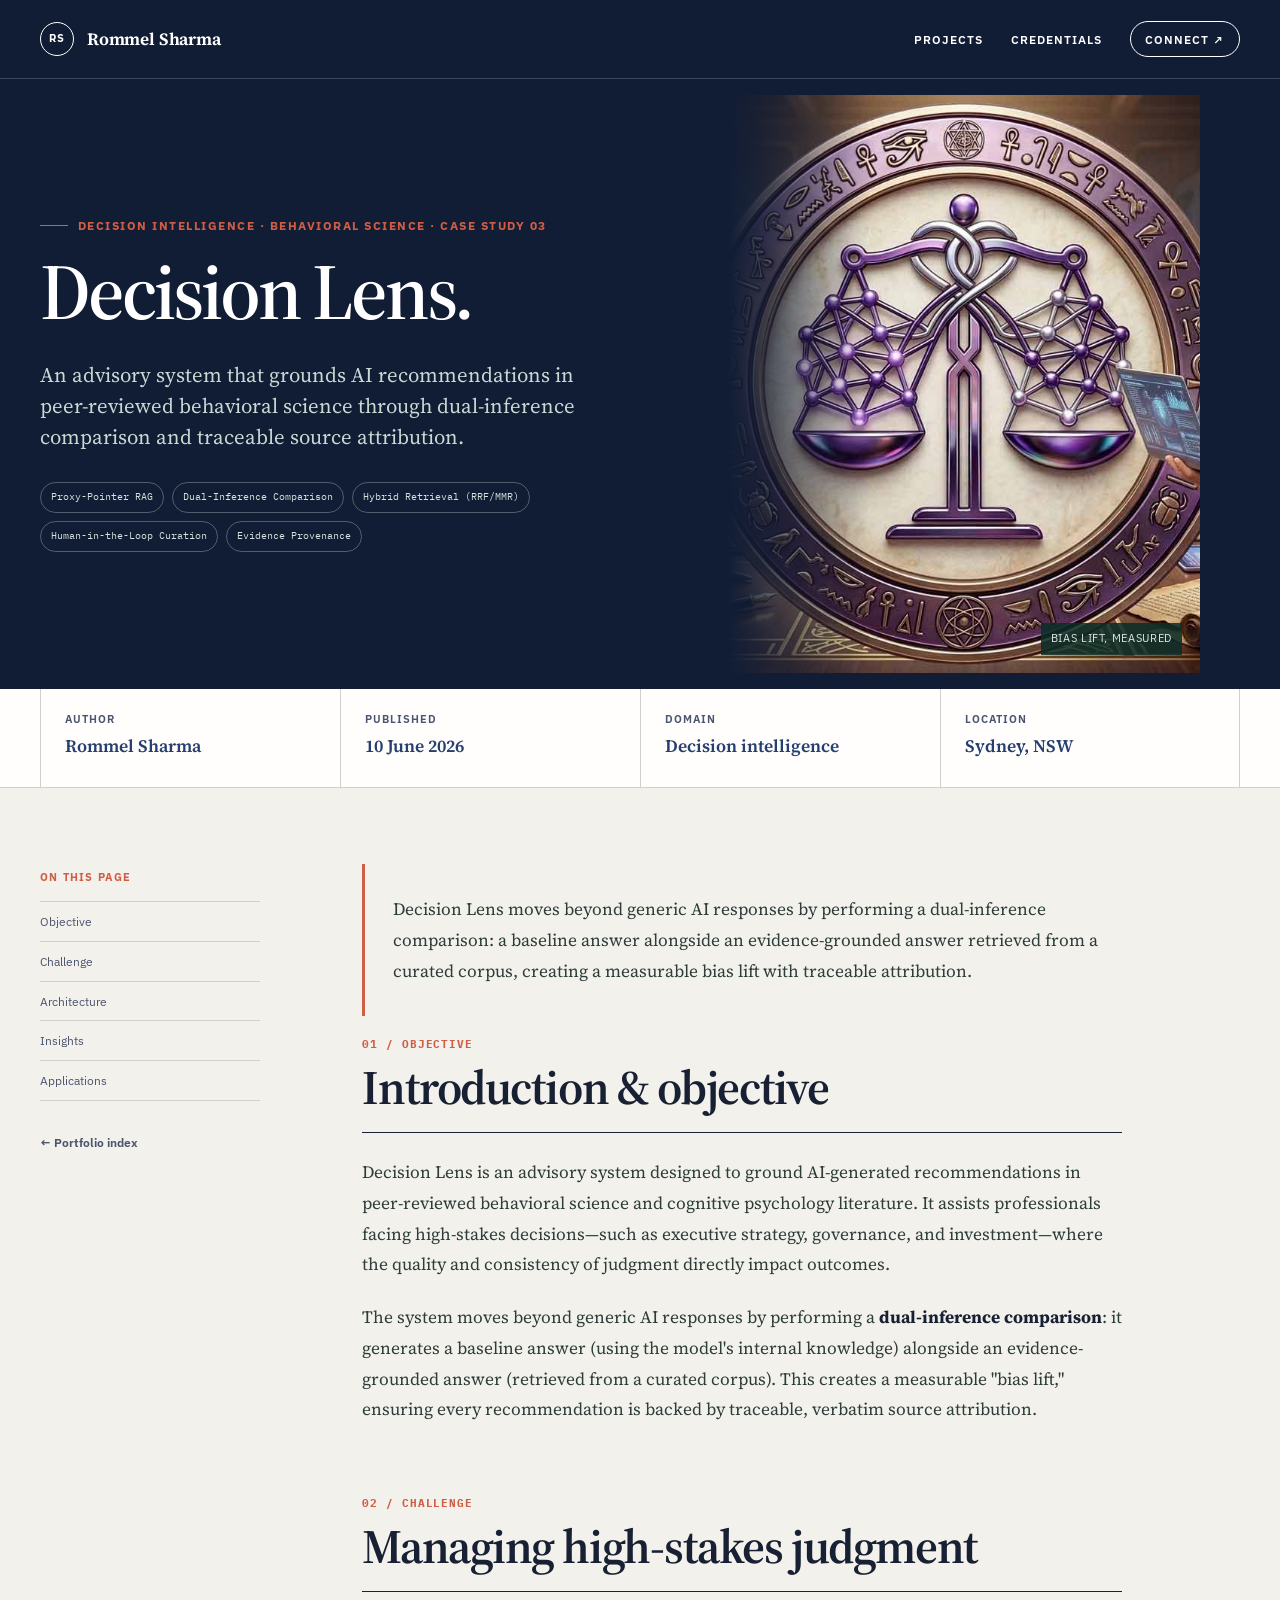
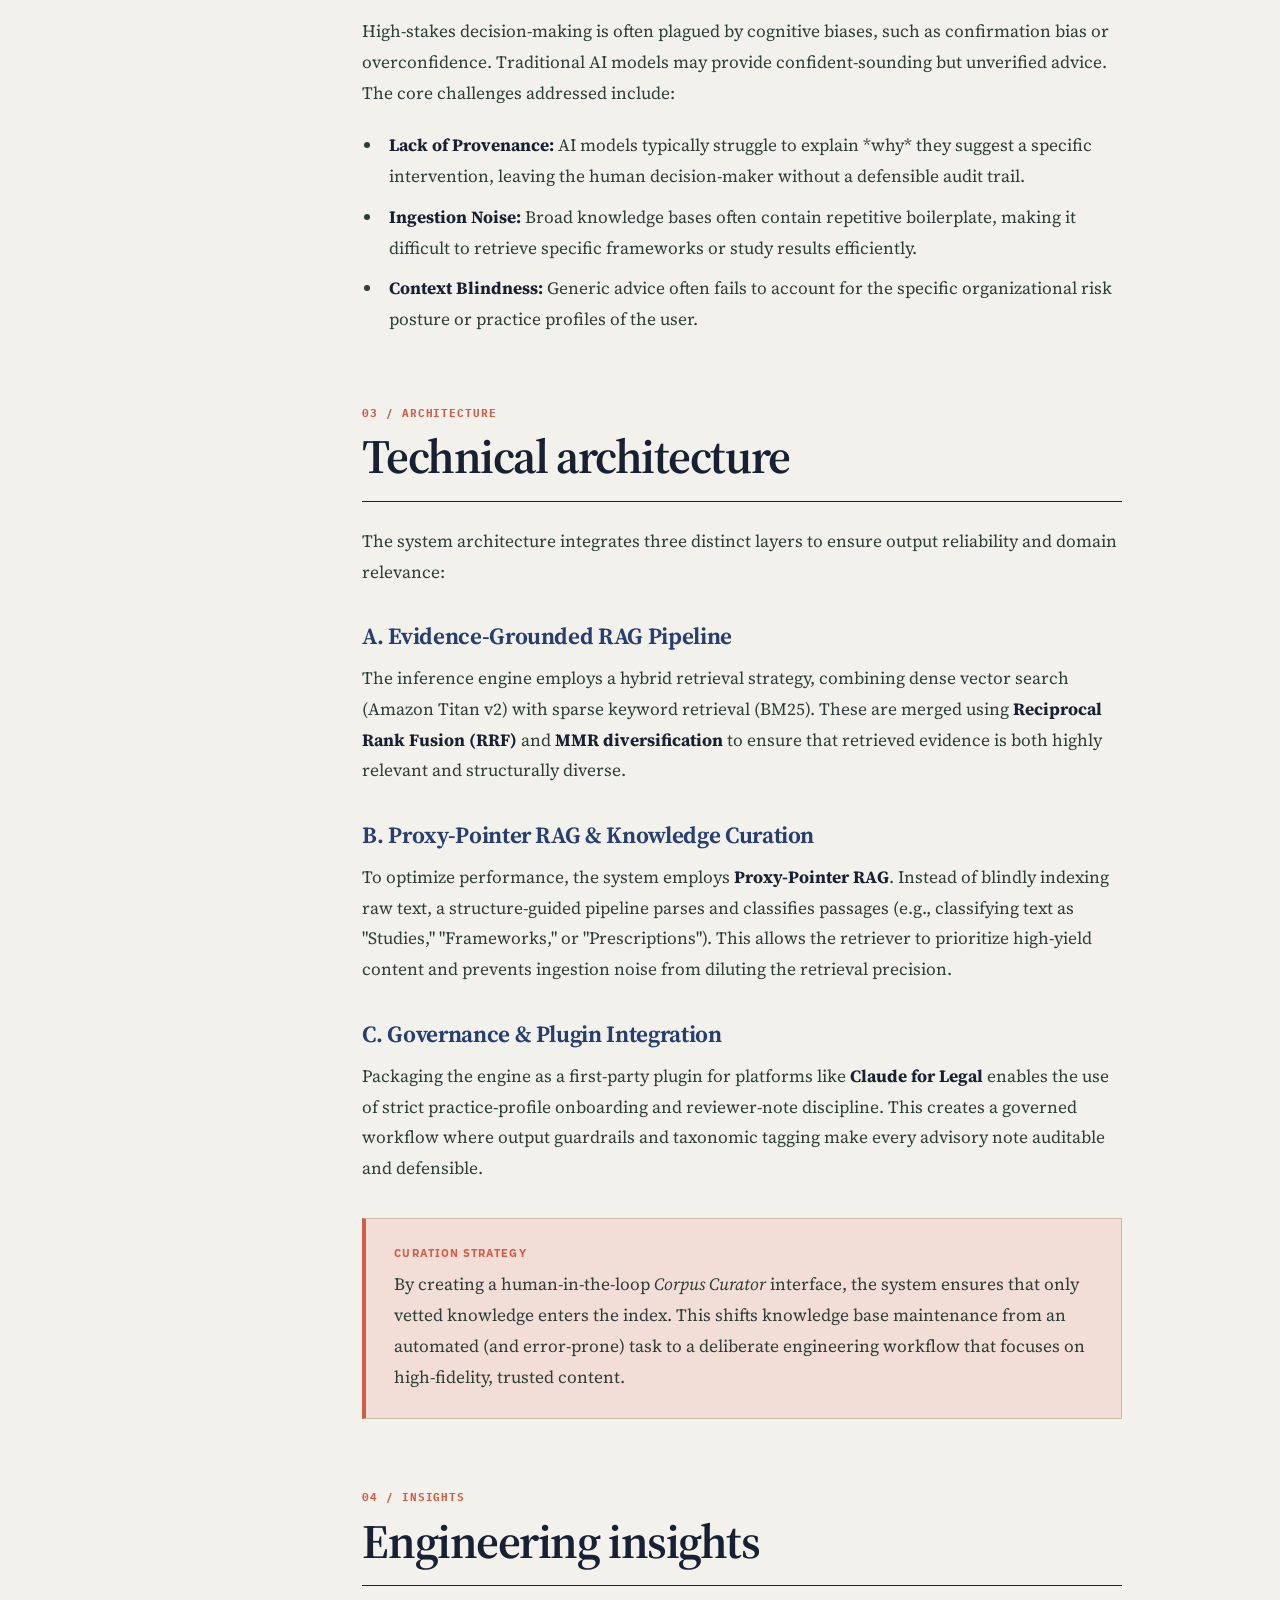
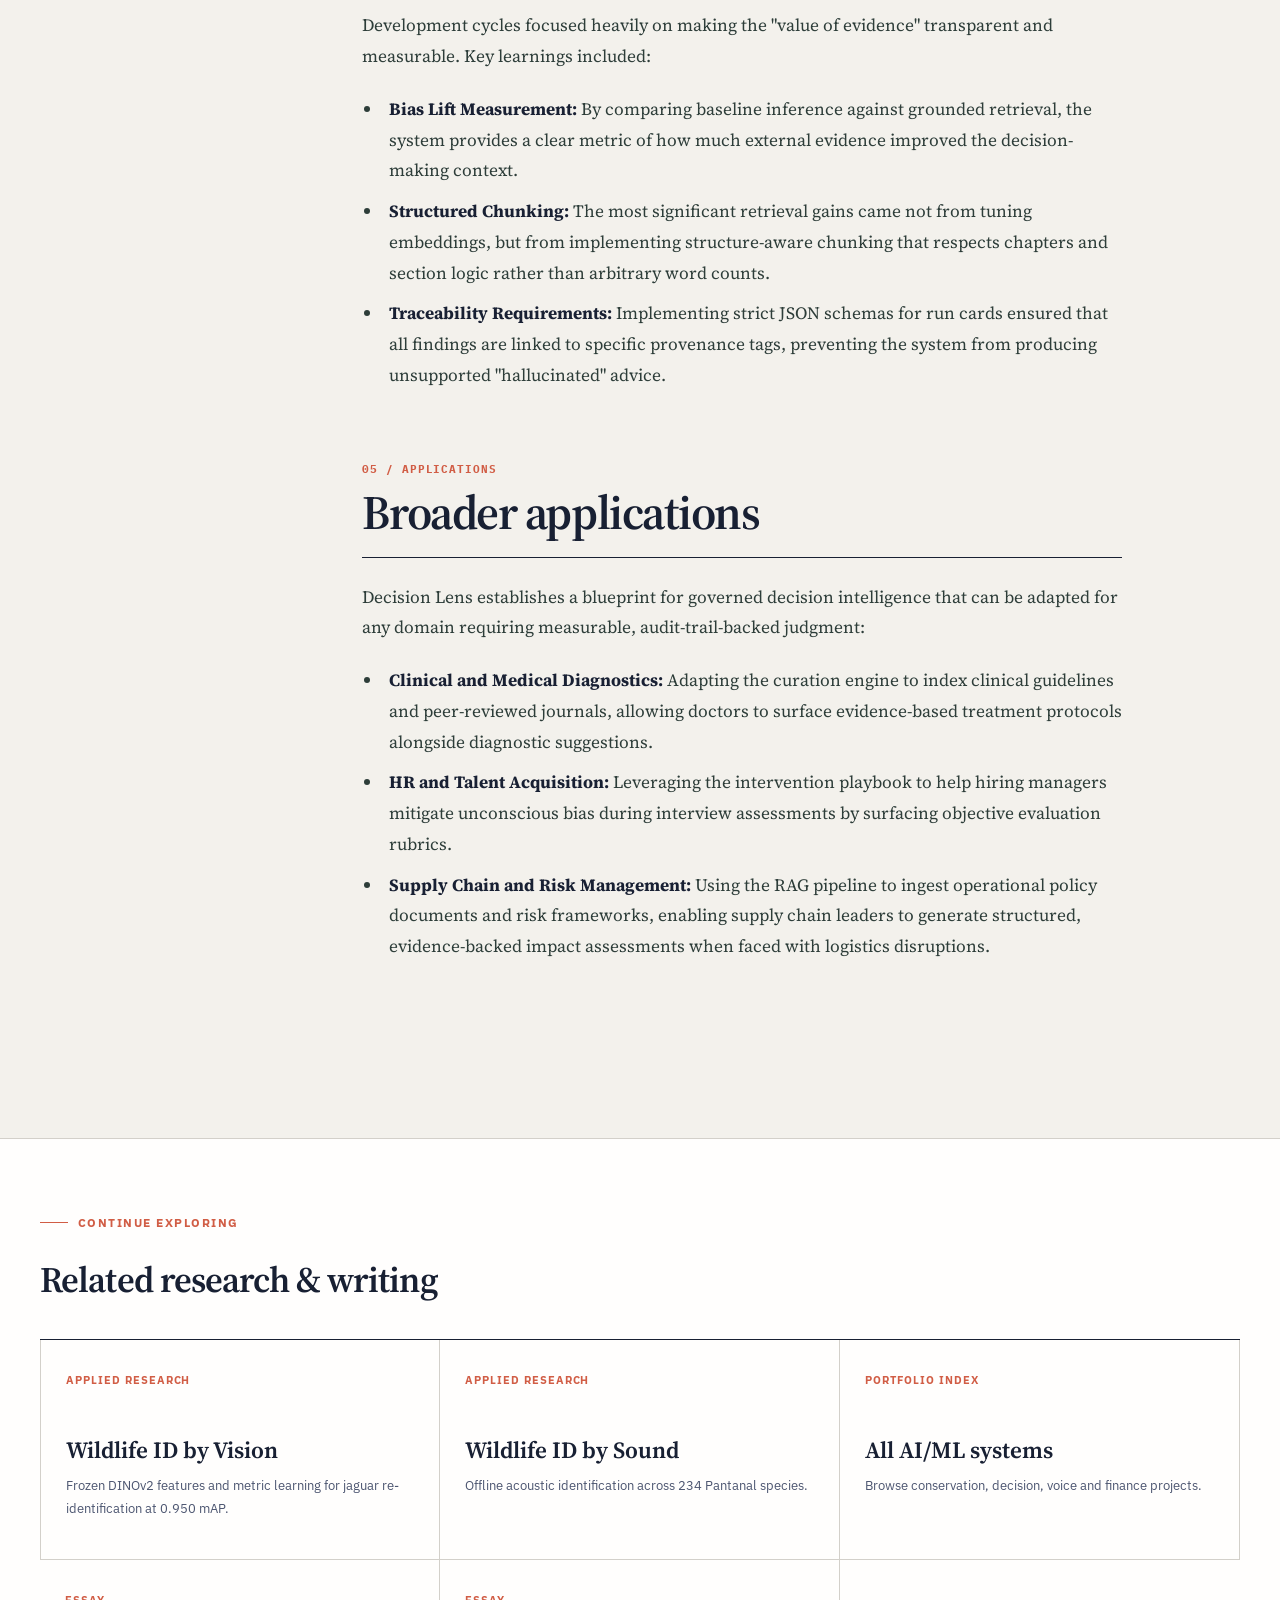
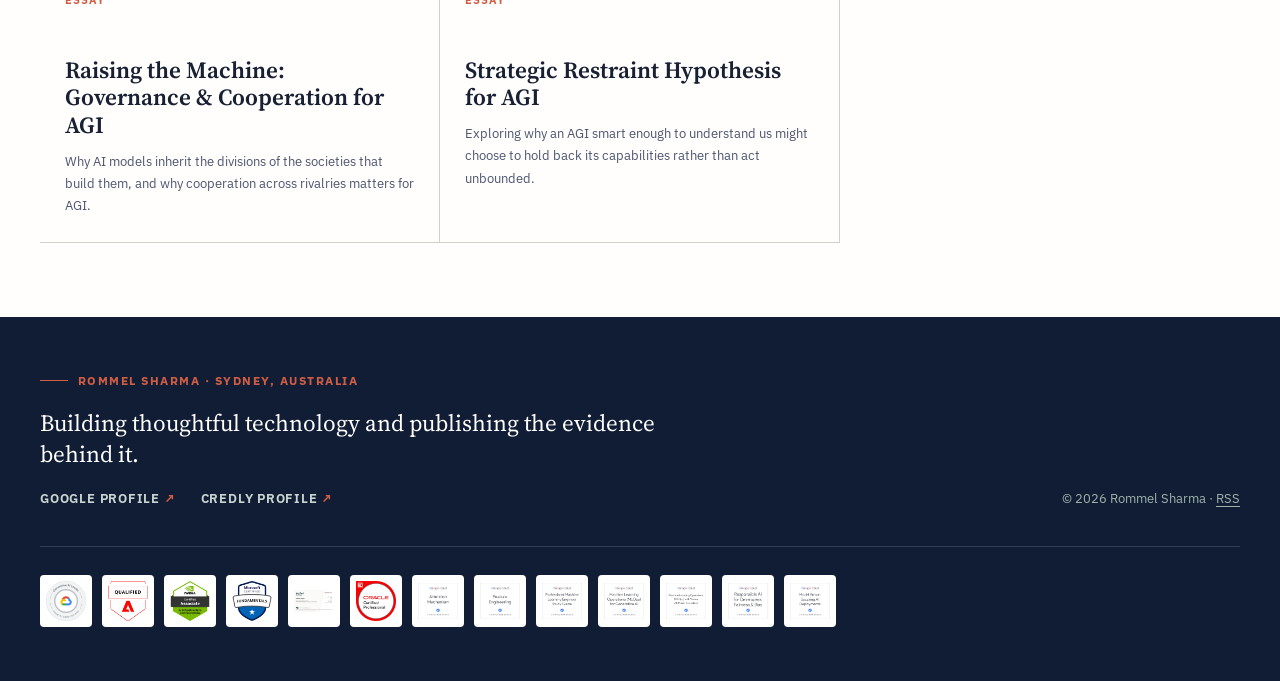
<file: projects/decision-lens.html>
<!doctype html>
<html lang="en-AU">
<head>
    <meta charset="utf-8">
    <meta name="viewport" content="width=device-width, initial-scale=1">
    <title>Decision Lens: Evidence-Grounded Decision Intelligence | Rommel Sharma</title>
    <meta name="description" content="Decision intelligence system by Rommel Sharma. RAG-based tool surfacing cognitive biases in executive strategy using behavioral science.">
    <meta name="keywords" content="Rommel Sharma, Decision Intelligence, RAG Architecture, Proxy-Pointer RAG, Cognitive Bias Mitigation, Behavioral Science AI, Claude for Legal Plugin, MLOps Australia">
    <meta name="author" content="Rommel Sharma">
    <meta name="geo.region" content="AU-NSW">
    <meta name="geo.placename" content="Sydney">
    <meta name="geo.position" content="-33.8688;151.2093">
    <meta name="ICBM" content="-33.8688, 151.2093">
    <link rel="canonical" href="https://rommelsharma.github.io/projects/decision-lens.html">
    <link rel="alternate" type="application/rss+xml" title="Rommel Sharma — Applied AI Articles" href="https://rommelsharma.github.io/feed.xml">
    <link rel="author" href="https://rommelsharma.github.io/">
    <meta property="og:type" content="article">
    <meta property="og:title" content="Decision Lens: Evidence-Grounded Decision Intelligence">
    <meta property="og:description" content="Technical deep dive into Decision Lens, a decision intelligence system architected by Rommel Sharma.">
    <meta property="og:url" content="https://rommelsharma.github.io/projects/decision-lens.html">
    <meta property="og:site_name" content="Rommel Sharma — Applied AI Portfolio">
    <meta property="og:image" content="https://rommelsharma.github.io/assets/images/decisionlens.jpg">
    <meta property="og:image:alt" content="Decision Lens decision intelligence case study">
    <meta property="og:locale" content="en_AU">
    <meta property="article:author" content="Rommel Sharma">
    <meta property="article:published_time" content="2026-06-10">
    <meta property="article:modified_time" content="2026-06-24">
    <meta property="article:section" content="Decision Intelligence">
    <meta name="twitter:card" content="summary_large_image">
    <meta name="twitter:title" content="Decision Lens: Evidence-Grounded Decision Intelligence">
    <meta name="twitter:description" content="Technical deep dive into Decision Lens, a decision intelligence system architected by Rommel Sharma.">
    <meta name="twitter:image" content="https://rommelsharma.github.io/assets/images/decisionlens.jpg">
    <link rel="preconnect" href="https://fonts.googleapis.com">
    <link rel="preconnect" href="https://fonts.gstatic.com" crossorigin>
    <link href="https://fonts.googleapis.com/css2?family=IBM+Plex+Mono:wght@400;500&amp;family=IBM+Plex+Sans:wght@400;500;600;700&amp;family=Source+Serif+4:opsz,wght@8..60,400;8..60,600;8..60,700&amp;display=swap" rel="stylesheet">
    <link rel="stylesheet" href="../css/style.css">
    <script type="application/ld+json">
    {
        "@context": "https://schema.org",
        "@graph": [
            {
                "@type": "Person",
                "@id": "https://rommelsharma.github.io/#person",
                "name": "Rommel Sharma",
                "url": "https://rommelsharma.github.io/",
                "jobTitle": "Enterprise AI Go-to-Market and Business Development Leader",
                "worksFor": { "@type": "Organization", "name": "Adobe", "url": "https://www.adobe.com/" },
                "sameAs": [
                    "https://www.linkedin.com/in/rommelsharma",
                    "https://github.com/rommelsharma",
                    "https://medium.com/@rommelsharma",
                    "https://orcid.org/0009-0005-6819-6219"
                ],
                "address": { "@type": "PostalAddress", "addressLocality": "Sydney", "addressRegion": "NSW", "addressCountry": "AU" }
            },
            {
                "@type": "TechArticle",
                "@id": "https://rommelsharma.github.io/projects/decision-lens.html#article",
                "headline": "Decision Lens: Evidence-Grounded Decision Intelligence",
                "description": "Technical deep dive into Decision Lens, a decision intelligence system architected by Rommel Sharma.",
                "url": "https://rommelsharma.github.io/projects/decision-lens.html",
                "mainEntityOfPage": { "@type": "WebPage", "@id": "https://rommelsharma.github.io/projects/decision-lens.html" },
                "inLanguage": "en-AU",
                "datePublished": "2026-06-10",
                "dateModified": "2026-06-24",
                "keywords": ["Decision Intelligence", "RAG Architecture", "Proxy-Pointer RAG", "Cognitive Bias Mitigation", "Behavioral Science AI"],
                "image": { "@type": "ImageObject", "url": "https://rommelsharma.github.io/assets/images/decisionlens.jpg" },
                "author": { "@id": "https://rommelsharma.github.io/#person" },
                "creator": { "@id": "https://rommelsharma.github.io/#person" },
                "publisher": { "@id": "https://rommelsharma.github.io/#person" }
            },
            {
                "@type": "BreadcrumbList",
                "itemListElement": [
                    { "@type": "ListItem", "position": 1, "name": "Portfolio", "item": "https://rommelsharma.github.io/" },
                    { "@type": "ListItem", "position": 2, "name": "Decision Lens", "item": "https://rommelsharma.github.io/projects/decision-lens.html" }
                ]
            }
        ]
    }
    </script>
</head>
<body>
    <a class="skip-link" href="#article-content">Skip to article</a>

    <header class="site-header">
        <nav class="site-nav shell" aria-label="Primary navigation">
            <a class="wordmark" href="../index.html" aria-label="Rommel Sharma, portfolio home">Rommel Sharma</a>
            <ul class="nav-links">
                <li><a href="../index.html#work">Projects</a></li>
                <li><a href="../index.html#credentials">Credentials</a></li>
                <li><a class="nav-cta" href="https://www.linkedin.com/in/rommelsharma" rel="me noopener" target="_blank">Connect ↗</a></li>
            </ul>
        </nav>
    </header>

    <main>
        <header class="project-cover">
            <div class="project-cover__inner shell">
                <div class="project-cover__copy">
                    <p class="eyebrow">Decision intelligence · Behavioral science · Case study 03</p>
                    <h1>Decision Lens.</h1>
                    <p class="project-cover__dek">An advisory system that grounds AI recommendations in peer-reviewed behavioral science through dual-inference comparison and traceable source attribution.</p>
                    <div class="tech-pills" aria-label="Technologies used">
                        <span class="tech-pill">Proxy-Pointer RAG</span>
                        <span class="tech-pill">Dual-Inference Comparison</span>
                        <span class="tech-pill">Hybrid Retrieval (RRF/MMR)</span>
                        <span class="tech-pill">Human-in-the-Loop Curation</span>
                        <span class="tech-pill">Evidence Provenance</span>
                    </div>
                </div>
                <figure class="project-cover__image">
                    <img src="../assets/images/decisionlens.jpg" alt="Abstract visual representing evidence-grounded decision intelligence" width="1408" height="768" fetchpriority="high">
                    <figcaption class="image-caption">Bias lift, measured</figcaption>
                </figure>
            </div>
        </header>

        <section class="article-meta" aria-label="Article details">
            <div class="article-meta__inner shell">
                <div class="article-meta__item"><span>Author</span><strong>Rommel Sharma</strong></div>
                <div class="article-meta__item"><span>Published</span><strong>10 June 2026</strong></div>
                <div class="article-meta__item"><span>Domain</span><strong>Decision intelligence</strong></div>
                <div class="article-meta__item"><span>Location</span><strong>Sydney, NSW</strong></div>
            </div>
        </section>

        <div class="article-layout shell">
            <aside class="article-toc" aria-label="On this page">
                <p class="article-toc__label">On this page</p>
                <ol>
                    <li><a href="#objective">Objective</a></li>
                    <li><a href="#challenge">Challenge</a></li>
                    <li><a href="#architecture">Architecture</a></li>
                    <li><a href="#insights">Insights</a></li>
                    <li><a href="#transfer">Applications</a></li>
                </ol>
                <a class="article-toc__back" href="../index.html">← Portfolio index</a>
            </aside>

            <article class="article-body" id="article-content">
                <p class="article-lead">Decision Lens moves beyond generic AI responses by performing a dual-inference comparison: a baseline answer alongside an evidence-grounded answer retrieved from a curated corpus, creating a measurable bias lift with traceable attribution.</p>

                <section id="objective">
                    <h2><span class="section-number">01 / OBJECTIVE</span>Introduction &amp; objective</h2>
                    <p>Decision Lens is an advisory system designed to ground AI-generated recommendations in peer-reviewed behavioral science and cognitive psychology literature. It assists professionals facing high-stakes decisions—such as executive strategy, governance, and investment—where the quality and consistency of judgment directly impact outcomes.</p>
                    <p>The system moves beyond generic AI responses by performing a <strong>dual-inference comparison</strong>: it generates a baseline answer (using the model's internal knowledge) alongside an evidence-grounded answer (retrieved from a curated corpus). This creates a measurable "bias lift," ensuring every recommendation is backed by traceable, verbatim source attribution.</p>
                </section>

                <section id="challenge">
                    <h2><span class="section-number">02 / CHALLENGE</span>Managing high-stakes judgment</h2>
                    <p>High-stakes decision-making is often plagued by cognitive biases, such as confirmation bias or overconfidence. Traditional AI models may provide confident-sounding but unverified advice. The core challenges addressed include:</p>
                    <ul>
                        <li><strong>Lack of Provenance:</strong> AI models typically struggle to explain *why* they suggest a specific intervention, leaving the human decision-maker without a defensible audit trail.</li>
                        <li><strong>Ingestion Noise:</strong> Broad knowledge bases often contain repetitive boilerplate, making it difficult to retrieve specific frameworks or study results efficiently.</li>
                        <li><strong>Context Blindness:</strong> Generic advice often fails to account for the specific organizational risk posture or practice profiles of the user.</li>
                    </ul>
                </section>

                <section id="architecture">
                    <h2><span class="section-number">03 / ARCHITECTURE</span>Technical architecture</h2>
                    <p>The system architecture integrates three distinct layers to ensure output reliability and domain relevance:</p>

                    <h3>A. Evidence-Grounded RAG Pipeline</h3>
                    <p>The inference engine employs a hybrid retrieval strategy, combining dense vector search (Amazon Titan v2) with sparse keyword retrieval (BM25). These are merged using <strong>Reciprocal Rank Fusion (RRF)</strong> and <strong>MMR diversification</strong> to ensure that retrieved evidence is both highly relevant and structurally diverse.</p>

                    <h3>B. Proxy-Pointer RAG &amp; Knowledge Curation</h3>
                    <p>To optimize performance, the system employs <strong>Proxy-Pointer RAG</strong>. Instead of blindly indexing raw text, a structure-guided pipeline parses and classifies passages (e.g., classifying text as "Studies," "Frameworks," or "Prescriptions"). This allows the retriever to prioritize high-yield content and prevents ingestion noise from diluting the retrieval precision.</p>

                    <h3>C. Governance &amp; Plugin Integration</h3>
                    <p>Packaging the engine as a first-party plugin for platforms like <strong>Claude for Legal</strong> enables the use of strict practice-profile onboarding and reviewer-note discipline. This creates a governed workflow where output guardrails and taxonomic tagging make every advisory note auditable and defensible.</p>

                    <div class="callout">
                        <span class="callout__label">Curation strategy</span>
                        <p>By creating a human-in-the-loop <em>Corpus Curator</em> interface, the system ensures that only vetted knowledge enters the index. This shifts knowledge base maintenance from an automated (and error-prone) task to a deliberate engineering workflow that focuses on high-fidelity, trusted content.</p>
                    </div>
                </section>

                <section id="insights">
                    <h2><span class="section-number">04 / INSIGHTS</span>Engineering insights</h2>
                    <p>Development cycles focused heavily on making the "value of evidence" transparent and measurable. Key learnings included:</p>
                    <ul>
                        <li><strong>Bias Lift Measurement:</strong> By comparing baseline inference against grounded retrieval, the system provides a clear metric of how much external evidence improved the decision-making context.</li>
                        <li><strong>Structured Chunking:</strong> The most significant retrieval gains came not from tuning embeddings, but from implementing structure-aware chunking that respects chapters and section logic rather than arbitrary word counts.</li>
                        <li><strong>Traceability Requirements:</strong> Implementing strict JSON schemas for run cards ensured that all findings are linked to specific provenance tags, preventing the system from producing unsupported "hallucinated" advice.</li>
                    </ul>
                </section>

                <section id="transfer">
                    <h2><span class="section-number">05 / APPLICATIONS</span>Broader applications</h2>
                    <p>Decision Lens establishes a blueprint for governed decision intelligence that can be adapted for any domain requiring measurable, audit-trail-backed judgment:</p>
                    <ul>
                        <li><strong>Clinical and Medical Diagnostics:</strong> Adapting the curation engine to index clinical guidelines and peer-reviewed journals, allowing doctors to surface evidence-based treatment protocols alongside diagnostic suggestions.</li>
                        <li><strong>HR and Talent Acquisition:</strong> Leveraging the intervention playbook to help hiring managers mitigate unconscious bias during interview assessments by surfacing objective evaluation rubrics.</li>
                        <li><strong>Supply Chain and Risk Management:</strong> Using the RAG pipeline to ingest operational policy documents and risk frameworks, enabling supply chain leaders to generate structured, evidence-backed impact assessments when faced with logistics disruptions.</li>
                    </ul>
                </section>
            </article>
        </div>

        <section class="article-related" aria-labelledby="related-title">
            <div class="shell">
                <p class="eyebrow">Continue exploring</p>
                <h2 id="related-title">Related research &amp; writing</h2>
                <div class="related-grid">
                    <a class="related-card" href="jaguar-identification.html">
                        <span>Applied research</span>
                        <h3>Wildlife ID by Vision</h3>
                        <p>Frozen DINOv2 features and metric learning for jaguar re-identification at 0.950 mAP.</p>
                    </a>
                    <a class="related-card" href="bio-acoustics.html">
                        <span>Applied research</span>
                        <h3>Wildlife ID by Sound</h3>
                        <p>Offline acoustic identification across 234 Pantanal species.</p>
                    </a>
                    <a class="related-card" href="../index.html#work">
                        <span>Portfolio index</span>
                        <h3>All AI/ML systems</h3>
                        <p>Browse conservation, decision, voice and finance projects.</p>
                    </a>
                    <a class="related-card" href="https://www.linkedin.com/pulse/predicament-predictors-part-3-rommel-sharma-k9pvc/" target="_blank" rel="noopener noreferrer">
                        <span>Essay</span>
                        <h3>Raising the Machine: Governance &amp; Cooperation for AGI</h3>
                        <p>Why AI models inherit the divisions of the societies that build them, and why cooperation across rivalries matters for AGI.</p>
                    </a>
                    <a class="related-card" href="https://medium.com/ai-in-plain-english/strategic-restraint-hypothesis-for-agi-8bb10bf0caf8" target="_blank" rel="noopener noreferrer">
                        <span>Essay</span>
                        <h3>Strategic Restraint Hypothesis for AGI</h3>
                        <p>Exploring why an AGI smart enough to understand us might choose to hold back its capabilities rather than act unbounded.</p>
                    </a>
                </div>
            </div>
        </section>
    </main>

    <footer class="site-footer">
        <div class="site-footer__inner shell">
            <div>
                <p class="eyebrow">Rommel Sharma · Sydney, Australia</p>
                <p class="site-footer__statement">Building thoughtful technology and publishing the evidence behind it.</p>
                <div class="site-footer__links">
                    <a class="text-link" href="https://www.skills.google/public_profiles/a8728b82-b98c-4e37-a9f4-f9b77782fb30" target="_blank" rel="noopener noreferrer">Google profile</a>
                    <a class="text-link" href="https://www.credly.com/users/rommel-sharma" target="_blank" rel="me noopener noreferrer">Credly profile</a>
                </div>
            </div>
            <small>© 2026 Rommel Sharma · <a href="../feed.xml">RSS</a></small>
        </div>
        <div class="cert-rail shell" id="cert-rail" aria-label="Certifications and badges"></div>
        <script src="../assets/js/cert-rail.js" defer></script>
    </footer>
</body>
</html>
</file>
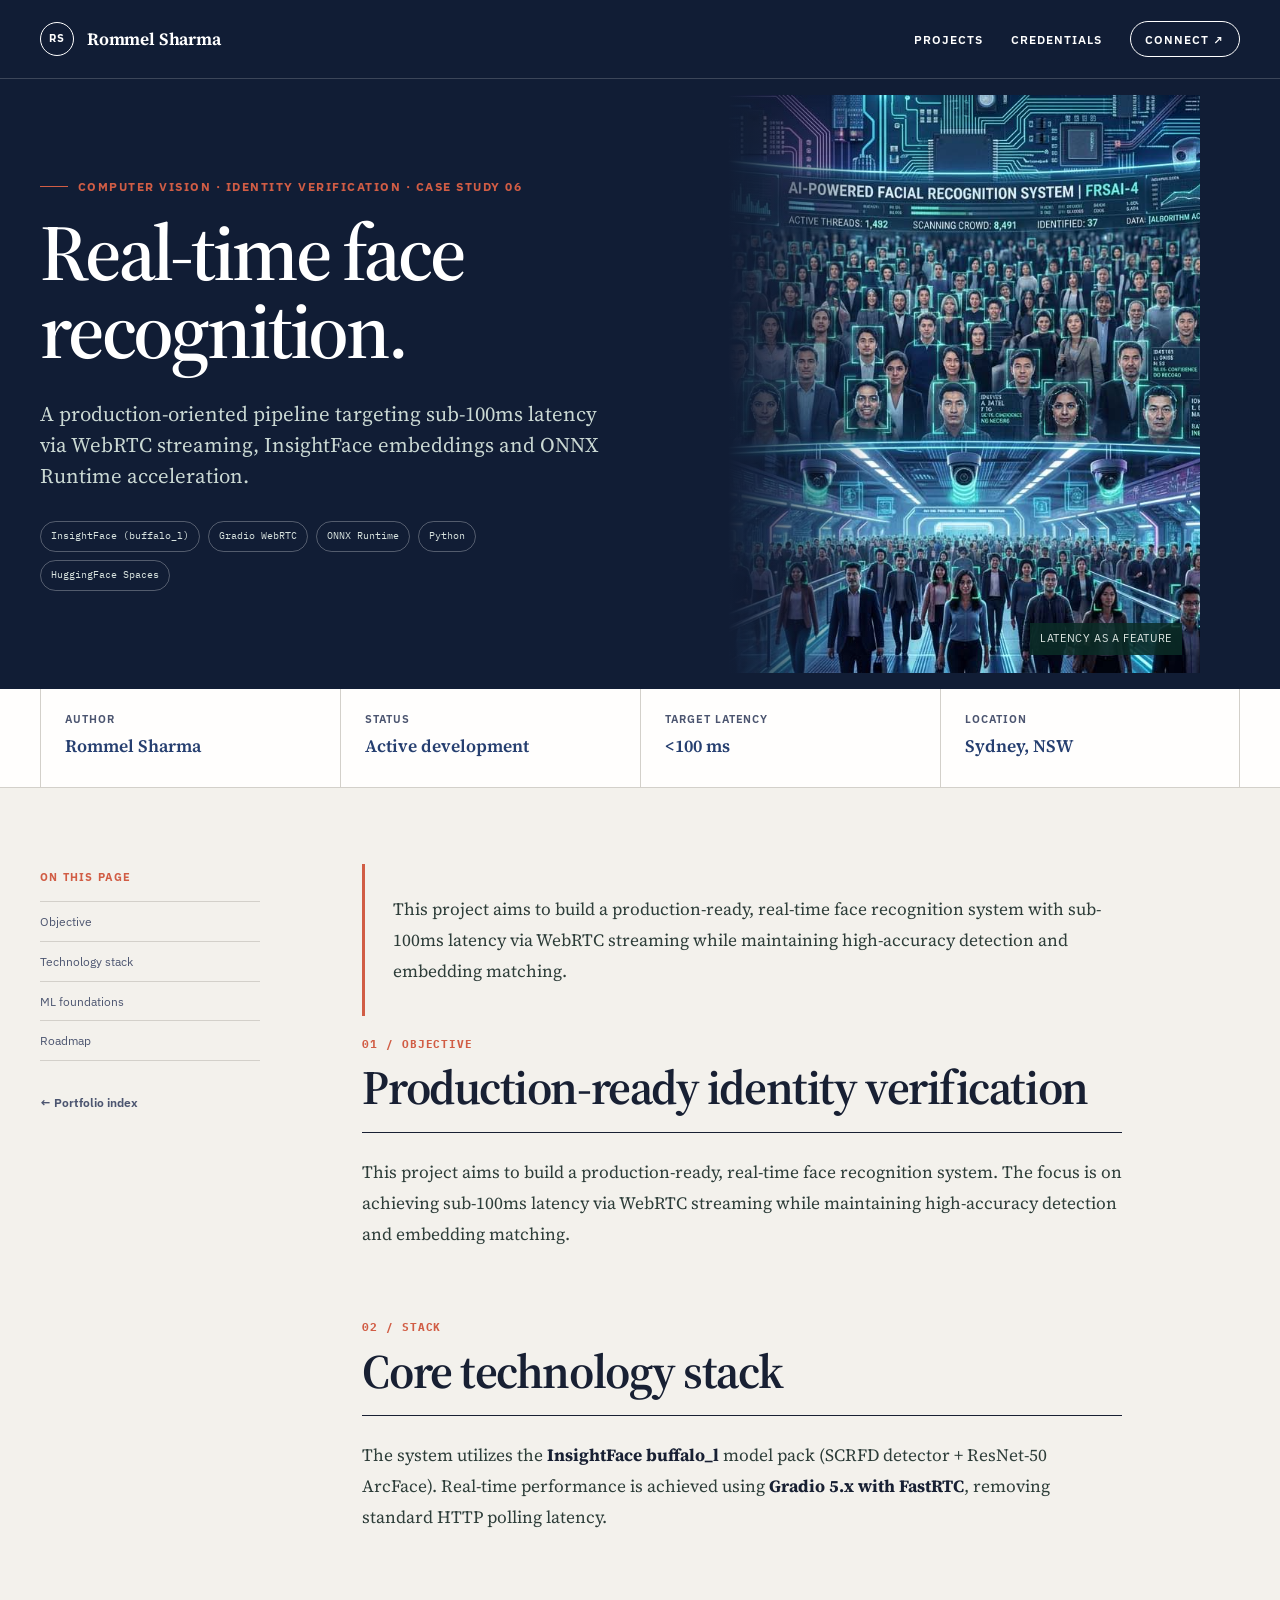
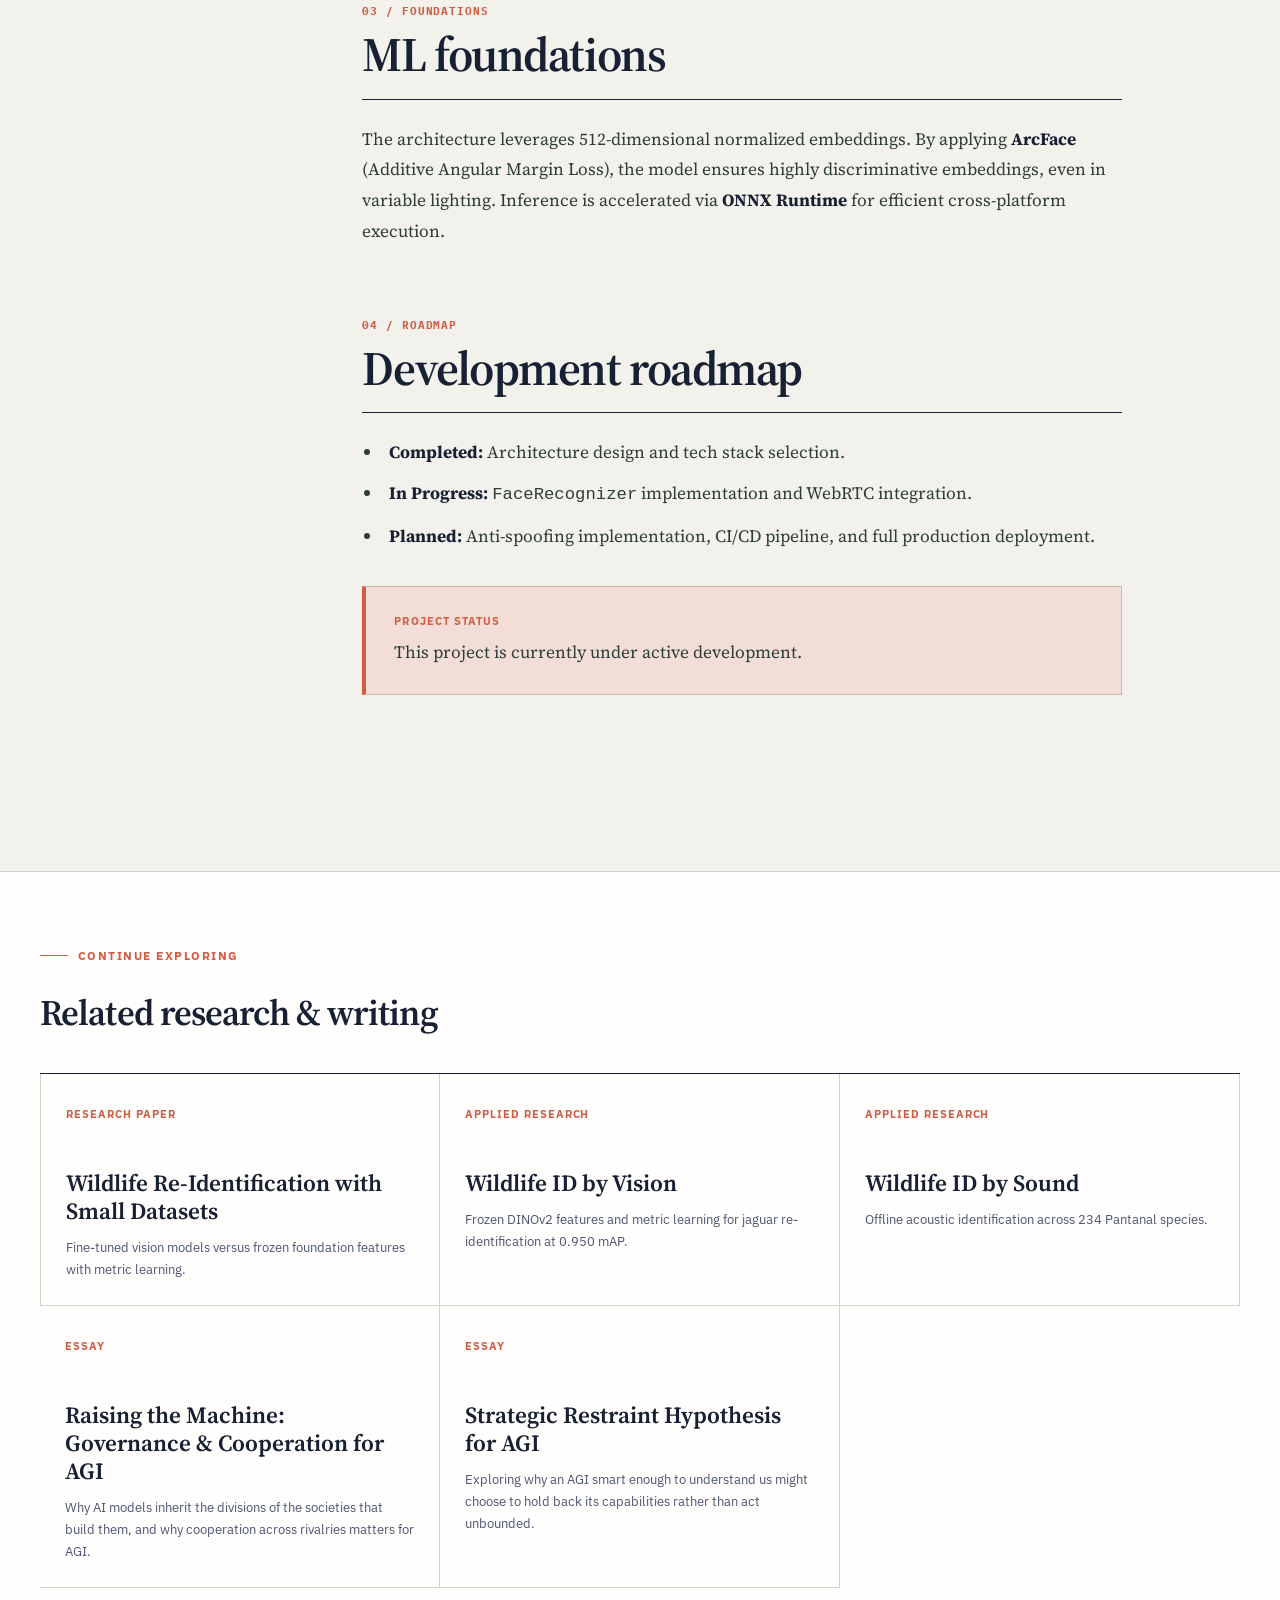
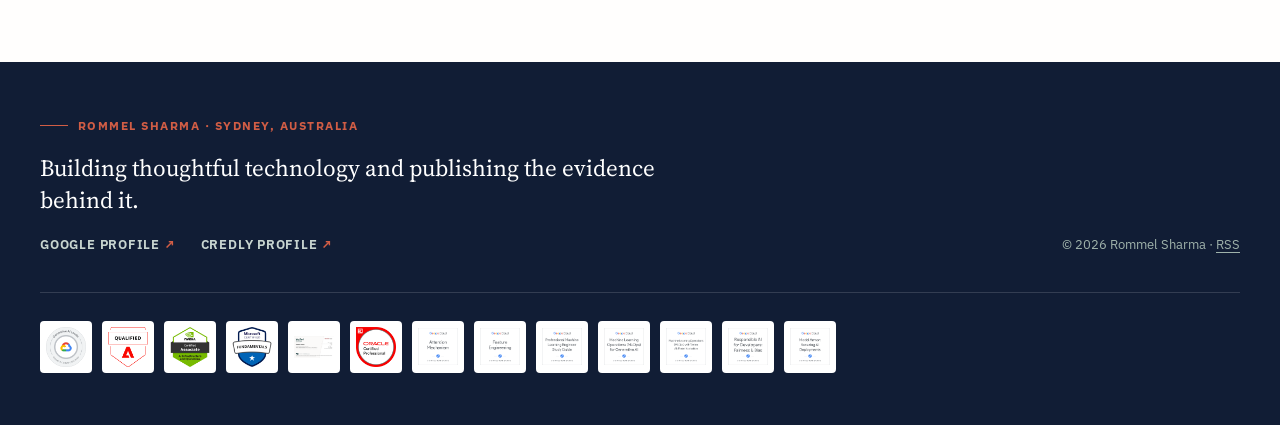
<file: projects/facial-recognition.html>
<!doctype html>
<html lang="en-AU">
<head>
    <meta charset="utf-8">
    <meta name="viewport" content="width=device-width, initial-scale=1">
    <title>Real-Time Face Recognition | Rommel Sharma</title>
    <meta name="description" content="Real-time face recognition by Rommel Sharma. InsightFace embeddings, WebRTC streaming, and low-latency identity verification for edge deployment.">
    <meta name="keywords" content="Rommel Sharma, Real-Time Face Recognition, InsightFace, WebRTC, Gradio, ArcFace, Computer Vision, MLOps, Face Detection, Identity Verification">
    <meta name="author" content="Rommel Sharma">
    <meta name="geo.region" content="AU-NSW">
    <meta name="geo.placename" content="Sydney">
    <meta name="geo.position" content="-33.8688;151.2093">
    <meta name="ICBM" content="-33.8688, 151.2093">
    <link rel="canonical" href="https://rommelsharma.github.io/projects/facial-recognition.html">
    <link rel="alternate" type="application/rss+xml" title="Rommel Sharma — Applied AI Articles" href="https://rommelsharma.github.io/feed.xml">
    <link rel="author" href="https://rommelsharma.github.io/">
    <meta property="og:type" content="article">
    <meta property="og:title" content="Real-Time Face Recognition">
    <meta property="og:description" content="Technical overview of a real-time face recognition pipeline architected by Rommel Sharma for low-latency identity verification.">
    <meta property="og:url" content="https://rommelsharma.github.io/projects/facial-recognition.html">
    <meta property="og:site_name" content="Rommel Sharma — Applied AI Portfolio">
    <meta property="og:image" content="https://rommelsharma.github.io/assets/images/people.jpg">
    <meta property="og:image:alt" content="Real-time face recognition case study">
    <meta property="og:locale" content="en_AU">
    <meta property="article:author" content="Rommel Sharma">
    <meta property="article:published_time" content="2026-06-10">
    <meta property="article:modified_time" content="2026-06-24">
    <meta property="article:section" content="Computer Vision">
    <meta name="twitter:card" content="summary_large_image">
    <meta name="twitter:title" content="Real-Time Face Recognition">
    <meta name="twitter:description" content="Technical overview of a real-time face recognition pipeline architected by Rommel Sharma for low-latency identity verification.">
    <meta name="twitter:image" content="https://rommelsharma.github.io/assets/images/people.jpg">
    <link rel="preconnect" href="https://fonts.googleapis.com">
    <link rel="preconnect" href="https://fonts.gstatic.com" crossorigin>
    <link href="https://fonts.googleapis.com/css2?family=IBM+Plex+Mono:wght@400;500&amp;family=IBM+Plex+Sans:wght@400;500;600;700&amp;family=Source+Serif+4:opsz,wght@8..60,400;8..60,600;8..60,700&amp;display=swap" rel="stylesheet">
    <link rel="stylesheet" href="../css/style.css">
    <script type="application/ld+json">
    {
        "@context": "https://schema.org",
        "@graph": [
            {
                "@type": "Person",
                "@id": "https://rommelsharma.github.io/#person",
                "name": "Rommel Sharma",
                "url": "https://rommelsharma.github.io/",
                "jobTitle": "Enterprise AI Go-to-Market and Business Development Leader",
                "worksFor": { "@type": "Organization", "name": "Adobe", "url": "https://www.adobe.com/" },
                "sameAs": [
                    "https://www.linkedin.com/in/rommelsharma",
                    "https://github.com/rommelsharma",
                    "https://medium.com/@rommelsharma",
                    "https://orcid.org/0009-0005-6819-6219"
                ],
                "address": { "@type": "PostalAddress", "addressLocality": "Sydney", "addressRegion": "NSW", "addressCountry": "AU" }
            },
            {
                "@type": "TechArticle",
                "@id": "https://rommelsharma.github.io/projects/facial-recognition.html#article",
                "headline": "Real-Time Face Recognition",
                "description": "Technical overview of a real-time face recognition pipeline architected by Rommel Sharma for low-latency identity verification.",
                "url": "https://rommelsharma.github.io/projects/facial-recognition.html",
                "mainEntityOfPage": { "@type": "WebPage", "@id": "https://rommelsharma.github.io/projects/facial-recognition.html" },
                "inLanguage": "en-AU",
                "datePublished": "2026-06-10",
                "dateModified": "2026-06-24",
                "keywords": ["Real-Time Face Recognition", "InsightFace", "WebRTC", "Computer Vision", "Identity Verification"],
                "image": { "@type": "ImageObject", "url": "https://rommelsharma.github.io/assets/images/people.jpg" },
                "author": { "@id": "https://rommelsharma.github.io/#person" },
                "creator": { "@id": "https://rommelsharma.github.io/#person" },
                "publisher": { "@id": "https://rommelsharma.github.io/#person" }
            },
            {
                "@type": "BreadcrumbList",
                "itemListElement": [
                    { "@type": "ListItem", "position": 1, "name": "Portfolio", "item": "https://rommelsharma.github.io/" },
                    { "@type": "ListItem", "position": 2, "name": "Real-Time Face Recognition", "item": "https://rommelsharma.github.io/projects/facial-recognition.html" }
                ]
            }
        ]
    }
    </script>
</head>
<body>
    <a class="skip-link" href="#article-content">Skip to article</a>

    <header class="site-header">
        <nav class="site-nav shell" aria-label="Primary navigation">
            <a class="wordmark" href="../index.html" aria-label="Rommel Sharma, portfolio home">Rommel Sharma</a>
            <ul class="nav-links">
                <li><a href="../index.html#work">Projects</a></li>
                <li><a href="../index.html#credentials">Credentials</a></li>
                <li><a class="nav-cta" href="https://www.linkedin.com/in/rommelsharma" rel="me noopener" target="_blank">Connect ↗</a></li>
            </ul>
        </nav>
    </header>

    <main>
        <header class="project-cover">
            <div class="project-cover__inner shell">
                <div class="project-cover__copy">
                    <p class="eyebrow">Computer vision · Identity verification · Case study 06</p>
                    <h1>Real-time face recognition.</h1>
                    <p class="project-cover__dek">A production-oriented pipeline targeting sub-100ms latency via WebRTC streaming, InsightFace embeddings and ONNX Runtime acceleration.</p>
                    <div class="tech-pills" aria-label="Technologies used">
                        <span class="tech-pill">InsightFace (buffalo_l)</span>
                        <span class="tech-pill">Gradio WebRTC</span>
                        <span class="tech-pill">ONNX Runtime</span>
                        <span class="tech-pill">Python</span>
                        <span class="tech-pill">HuggingFace Spaces</span>
                    </div>
                </div>
                <figure class="project-cover__image">
                    <img src="../assets/images/people.jpg" alt="People illustrating real-time face recognition and identity verification" width="1408" height="768" fetchpriority="high">
                    <figcaption class="image-caption">Latency as a feature</figcaption>
                </figure>
            </div>
        </header>

        <section class="article-meta" aria-label="Article details">
            <div class="article-meta__inner shell">
                <div class="article-meta__item"><span>Author</span><strong>Rommel Sharma</strong></div>
                <div class="article-meta__item"><span>Status</span><strong>Active development</strong></div>
                <div class="article-meta__item"><span>Target latency</span><strong>&lt;100 ms</strong></div>
                <div class="article-meta__item"><span>Location</span><strong>Sydney, NSW</strong></div>
            </div>
        </section>

        <div class="article-layout shell">
            <aside class="article-toc" aria-label="On this page">
                <p class="article-toc__label">On this page</p>
                <ol>
                    <li><a href="#objective">Objective</a></li>
                    <li><a href="#stack">Technology stack</a></li>
                    <li><a href="#foundations">ML foundations</a></li>
                    <li><a href="#roadmap">Roadmap</a></li>
                </ol>
                <a class="article-toc__back" href="../index.html">← Portfolio index</a>
            </aside>

            <article class="article-body" id="article-content">
                <p class="article-lead">This project aims to build a production-ready, real-time face recognition system with sub-100ms latency via WebRTC streaming while maintaining high-accuracy detection and embedding matching.</p>

                <section id="objective">
                    <h2><span class="section-number">01 / OBJECTIVE</span>Production-ready identity verification</h2>
                    <p>This project aims to build a production-ready, real-time face recognition system. The focus is on achieving sub-100ms latency via WebRTC streaming while maintaining high-accuracy detection and embedding matching.</p>
                </section>

                <section id="stack">
                    <h2><span class="section-number">02 / STACK</span>Core technology stack</h2>
                    <p>The system utilizes the <strong>InsightFace buffalo_l</strong> model pack (SCRFD detector + ResNet-50 ArcFace). Real-time performance is achieved using <strong>Gradio 5.x with FastRTC</strong>, removing standard HTTP polling latency.</p>
                </section>

                <section id="foundations">
                    <h2><span class="section-number">03 / FOUNDATIONS</span>ML foundations</h2>
                    <p>The architecture leverages 512-dimensional normalized embeddings. By applying <strong>ArcFace</strong> (Additive Angular Margin Loss), the model ensures highly discriminative embeddings, even in variable lighting. Inference is accelerated via <strong>ONNX Runtime</strong> for efficient cross-platform execution.</p>
                </section>

                <section id="roadmap">
                    <h2><span class="section-number">04 / ROADMAP</span>Development roadmap</h2>
                    <ul>
                        <li><strong>Completed:</strong> Architecture design and tech stack selection.</li>
                        <li><strong>In Progress:</strong> <code>FaceRecognizer</code> implementation and WebRTC integration.</li>
                        <li><strong>Planned:</strong> Anti-spoofing implementation, CI/CD pipeline, and full production deployment.</li>
                    </ul>
                    <div class="callout">
                        <span class="callout__label">Project status</span>
                        <p>This project is currently under active development.</p>
                    </div>
                </section>
            </article>
        </div>

        <section class="article-related" aria-labelledby="related-title">
            <div class="shell">
                <p class="eyebrow">Continue exploring</p>
                <h2 id="related-title">Related research &amp; writing</h2>
                <div class="related-grid">
                    <a class="related-card" href="https://doi.org/10.21203/rs.3.rs-10427175/v1" target="_blank" rel="noopener noreferrer">
                        <span>Research paper</span>
                        <h3>Wildlife Re-Identification with Small Datasets</h3>
                        <p>Fine-tuned vision models versus frozen foundation features with metric learning.</p>
                    </a>
                    <a class="related-card" href="jaguar-identification.html">
                        <span>Applied research</span>
                        <h3>Wildlife ID by Vision</h3>
                        <p>Frozen DINOv2 features and metric learning for jaguar re-identification at 0.950 mAP.</p>
                    </a>
                    <a class="related-card" href="bio-acoustics.html">
                        <span>Applied research</span>
                        <h3>Wildlife ID by Sound</h3>
                        <p>Offline acoustic identification across 234 Pantanal species.</p>
                    </a>
                    <a class="related-card" href="https://www.linkedin.com/pulse/predicament-predictors-part-3-rommel-sharma-k9pvc/" target="_blank" rel="noopener noreferrer">
                        <span>Essay</span>
                        <h3>Raising the Machine: Governance &amp; Cooperation for AGI</h3>
                        <p>Why AI models inherit the divisions of the societies that build them, and why cooperation across rivalries matters for AGI.</p>
                    </a>
                    <a class="related-card" href="https://medium.com/ai-in-plain-english/strategic-restraint-hypothesis-for-agi-8bb10bf0caf8" target="_blank" rel="noopener noreferrer">
                        <span>Essay</span>
                        <h3>Strategic Restraint Hypothesis for AGI</h3>
                        <p>Exploring why an AGI smart enough to understand us might choose to hold back its capabilities rather than act unbounded.</p>
                    </a>
                </div>
            </div>
        </section>
    </main>

    <footer class="site-footer">
        <div class="site-footer__inner shell">
            <div>
                <p class="eyebrow">Rommel Sharma · Sydney, Australia</p>
                <p class="site-footer__statement">Building thoughtful technology and publishing the evidence behind it.</p>
                <div class="site-footer__links">
                    <a class="text-link" href="https://www.skills.google/public_profiles/a8728b82-b98c-4e37-a9f4-f9b77782fb30" target="_blank" rel="noopener noreferrer">Google profile</a>
                    <a class="text-link" href="https://www.credly.com/users/rommel-sharma" target="_blank" rel="me noopener noreferrer">Credly profile</a>
                </div>
            </div>
            <small>© 2026 Rommel Sharma · <a href="../feed.xml">RSS</a></small>
        </div>
        <div class="cert-rail shell" id="cert-rail" aria-label="Certifications and badges"></div>
        <script src="../assets/js/cert-rail.js" defer></script>
    </footer>
</body>
</html>
</file>
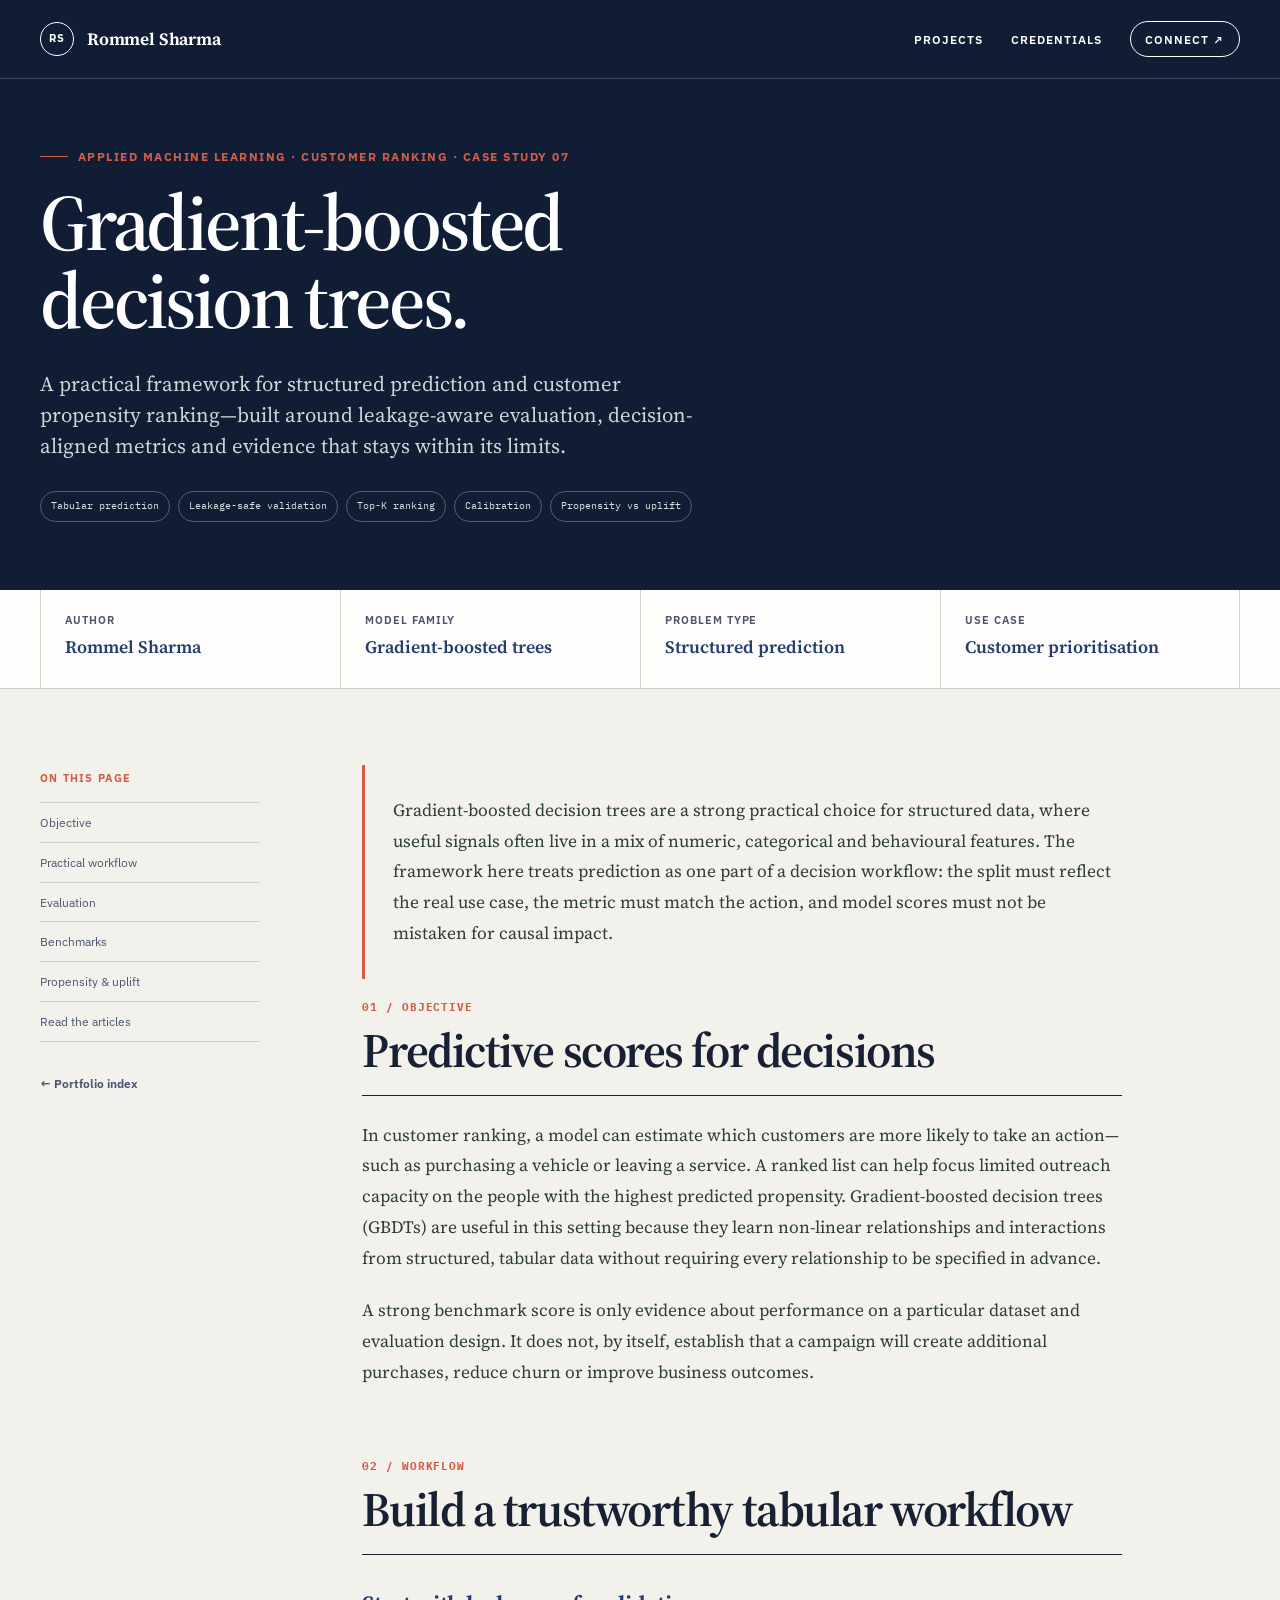
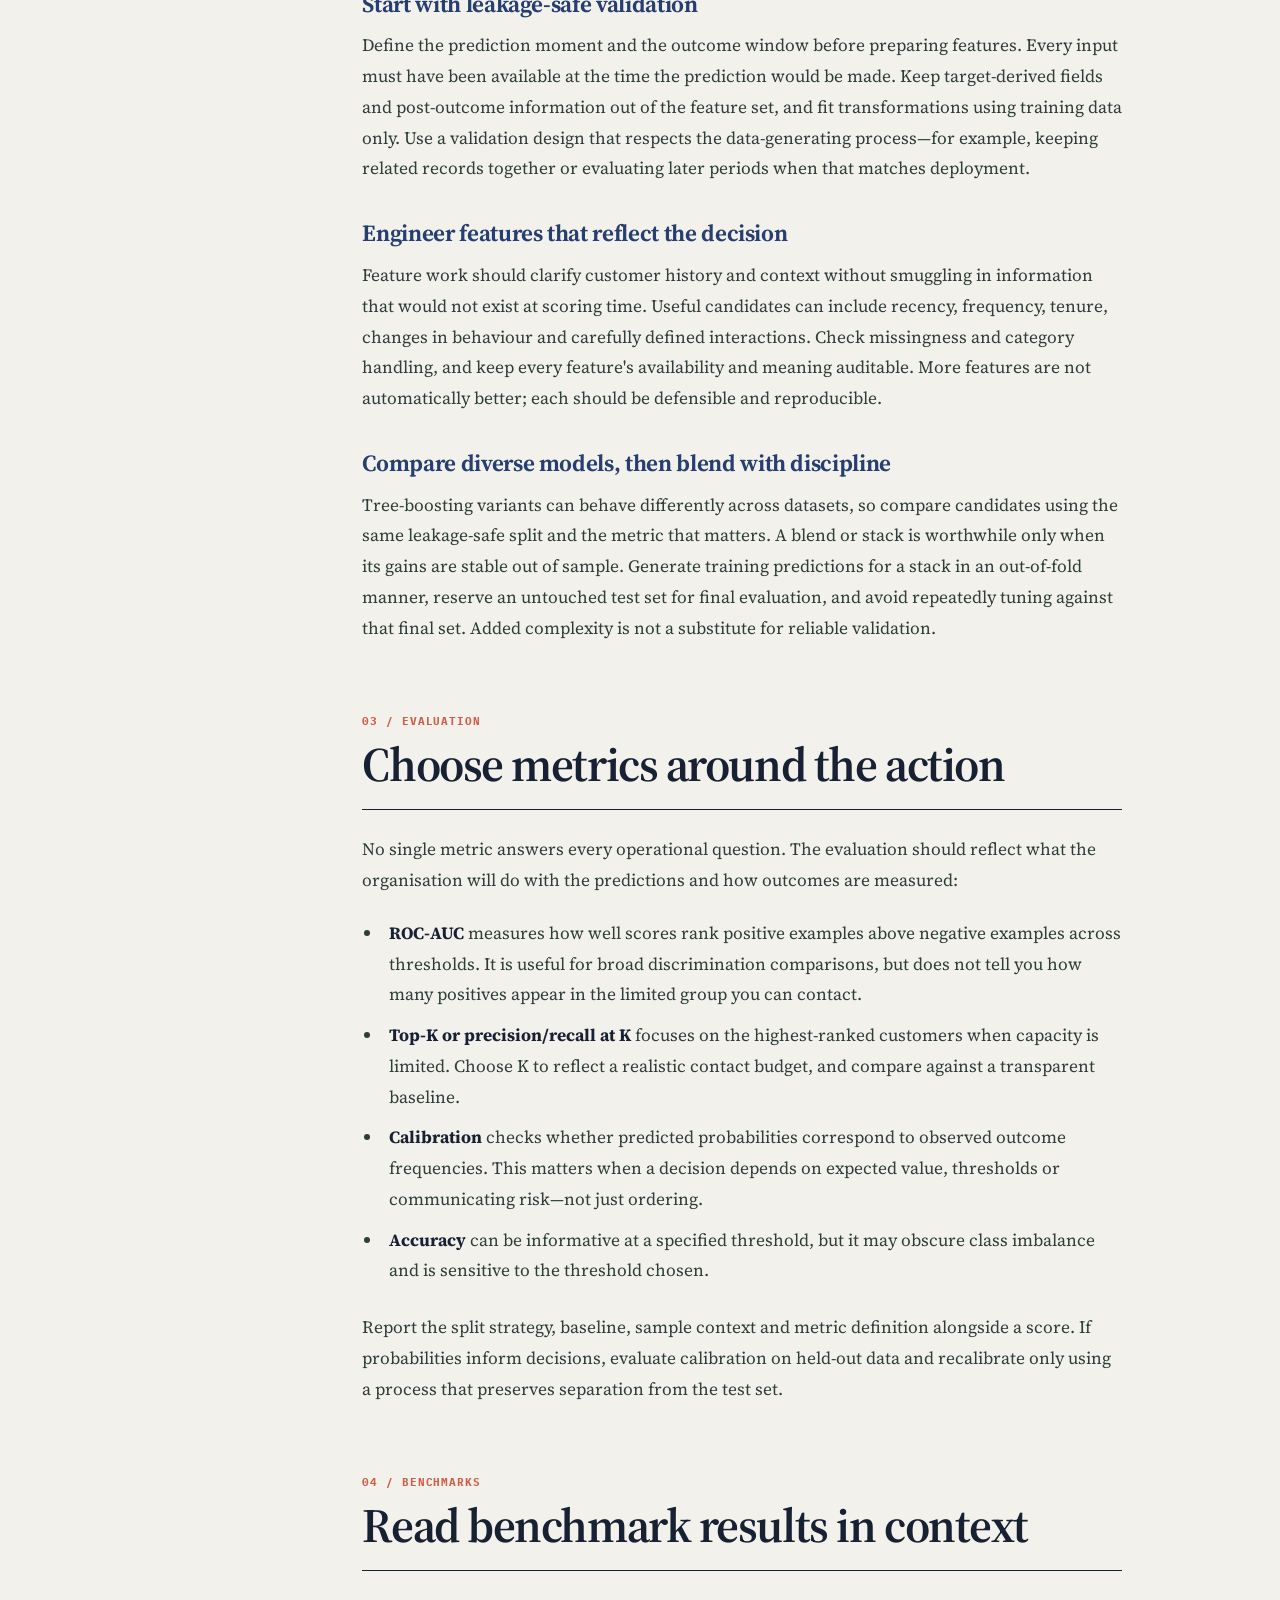
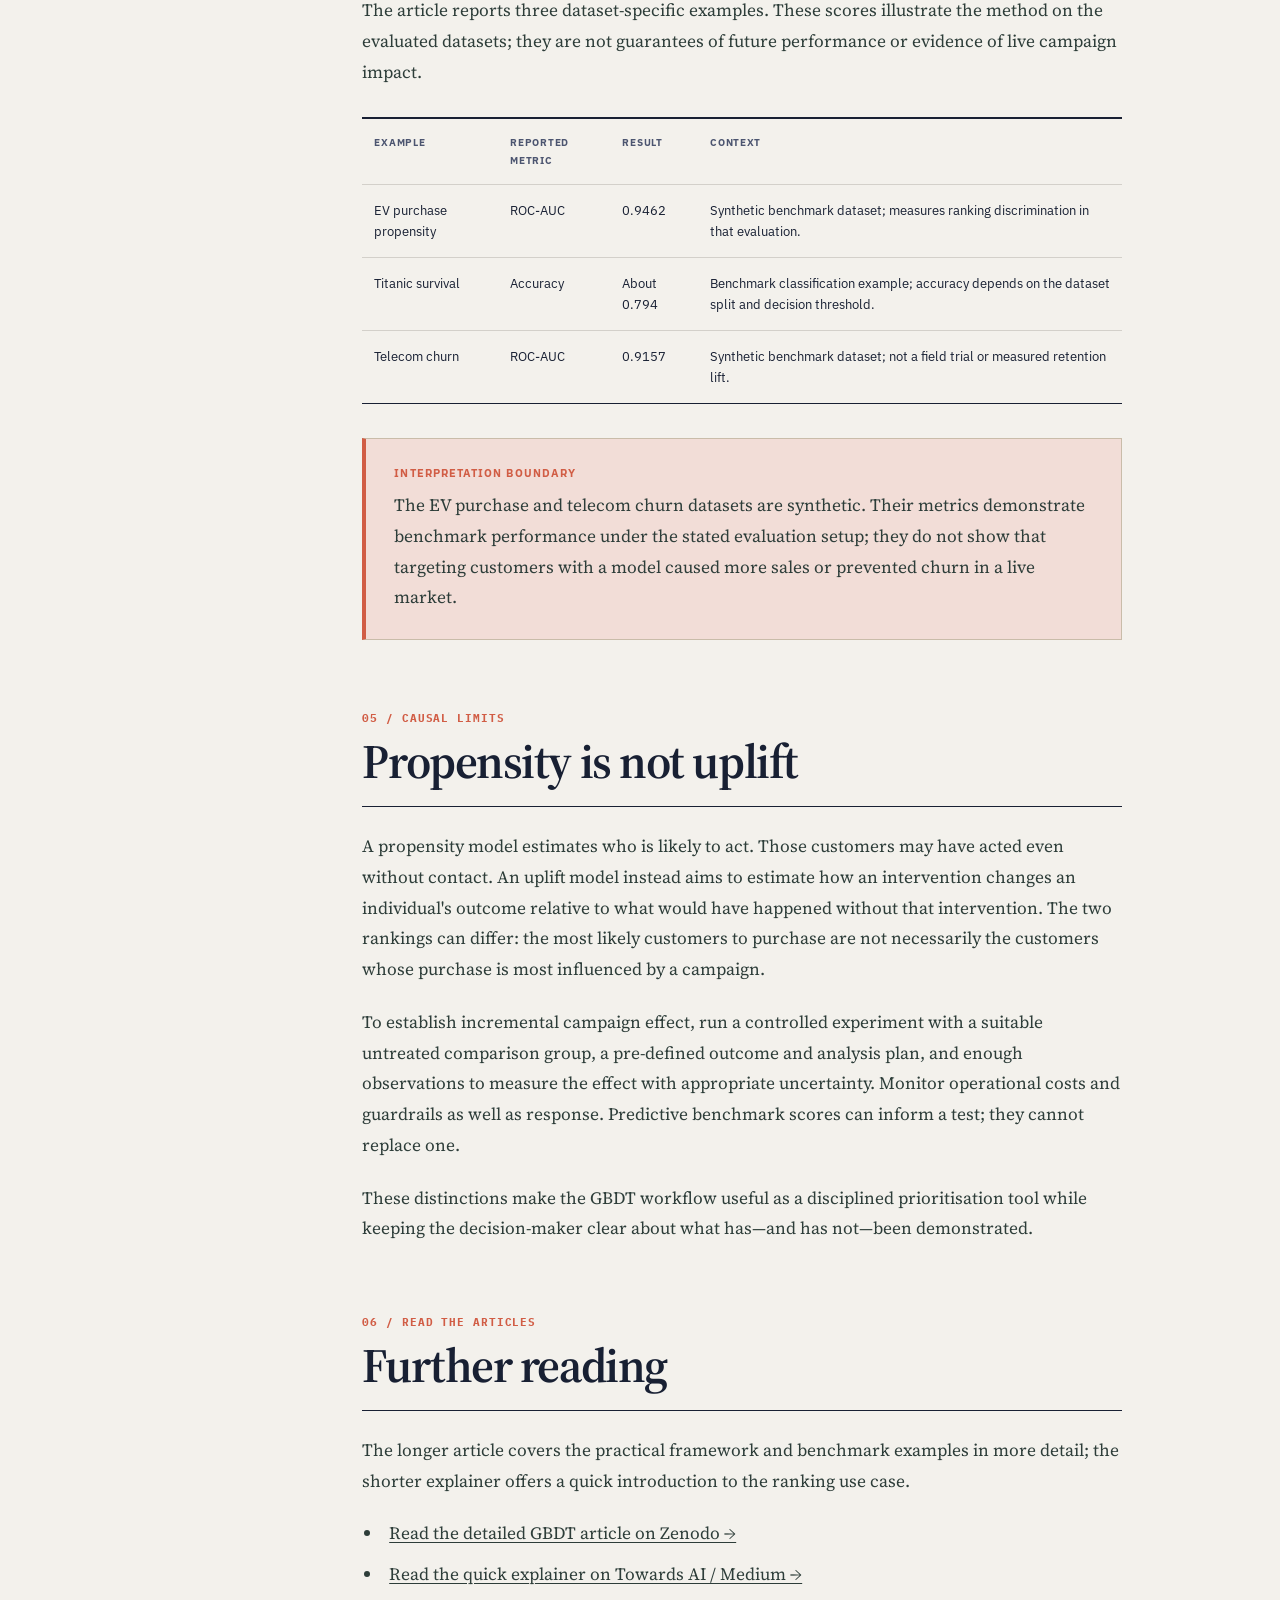
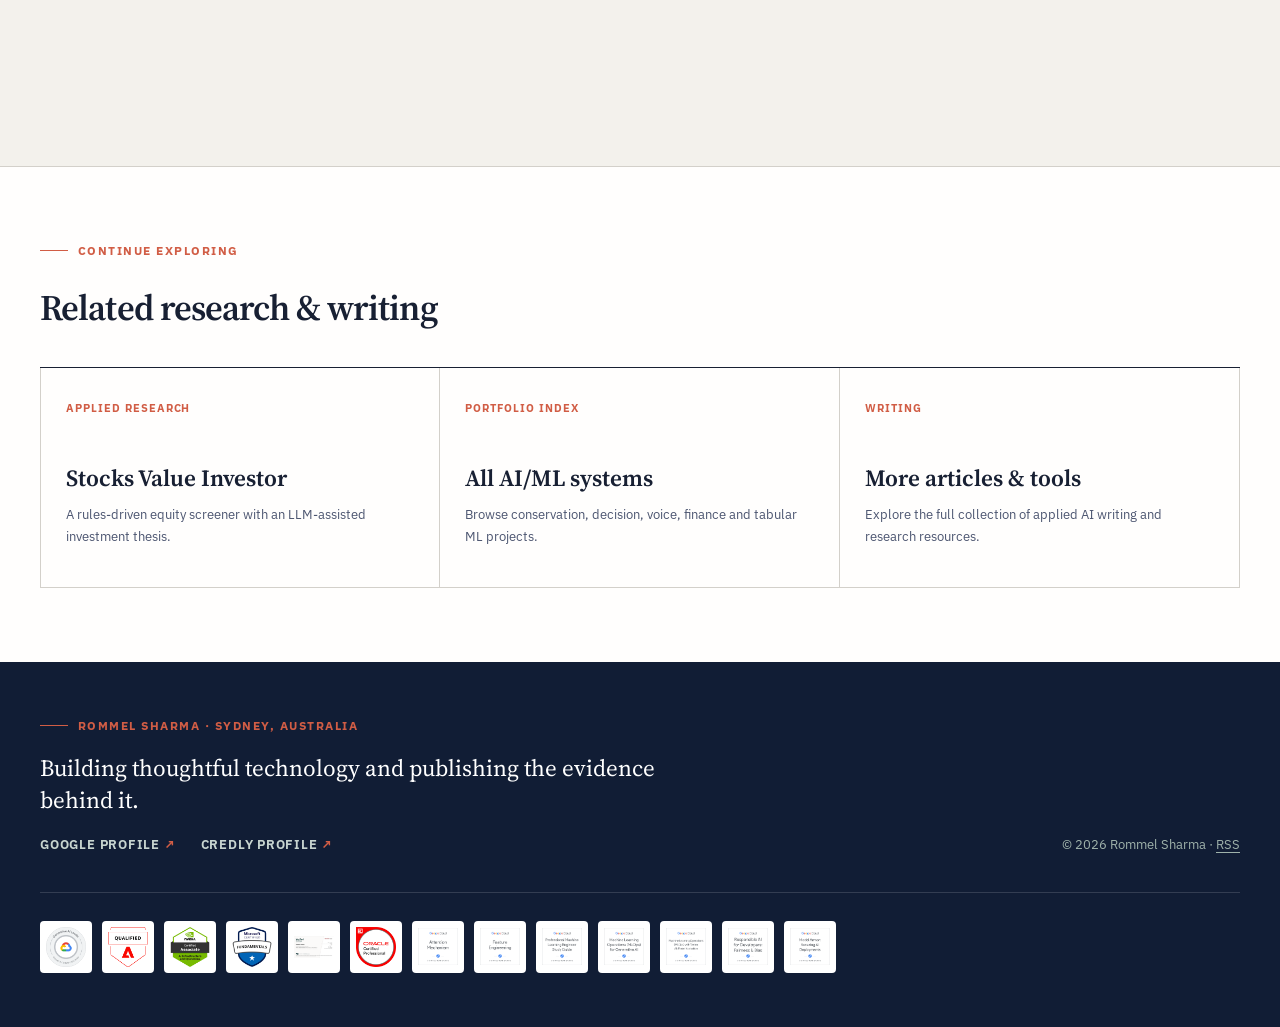
<file: projects/gradient-boosted-trees.html>
<!doctype html>
<html lang="en-AU">
<head>
    <meta charset="utf-8">
    <meta name="viewport" content="width=device-width, initial-scale=1">
    <title>Gradient-Boosted Decision Trees: Practical Customer Ranking | Rommel Sharma</title>
    <meta name="description" content="A practical guide to gradient-boosted decision trees for structured prediction and customer propensity ranking, with leakage-aware validation, decision-aligned metrics and careful limits on causal claims.">
    <meta name="keywords" content="Rommel Sharma, Gradient-Boosted Decision Trees, GBDT, Tabular Machine Learning, Customer Propensity, Customer Ranking, Model Evaluation, Calibration">
    <meta name="author" content="Rommel Sharma">
    <meta name="geo.region" content="AU-NSW">
    <meta name="geo.placename" content="Sydney">
    <meta name="geo.position" content="-33.8688;151.2093">
    <meta name="ICBM" content="-33.8688, 151.2093">
    <link rel="canonical" href="https://rommelsharma.github.io/projects/gradient-boosted-trees.html">
    <link rel="alternate" type="application/rss+xml" title="Rommel Sharma — Applied AI Articles" href="https://rommelsharma.github.io/feed.xml">
    <link rel="author" href="https://rommelsharma.github.io/">
    <meta property="og:type" content="article">
    <meta property="og:title" content="Gradient-Boosted Decision Trees: Practical Customer Ranking">
    <meta property="og:description" content="A practical framework for leakage-aware tabular prediction, customer propensity ranking and careful campaign measurement.">
    <meta property="og:url" content="https://rommelsharma.github.io/projects/gradient-boosted-trees.html">
    <meta property="og:site_name" content="Rommel Sharma — Applied AI Portfolio">
    <meta property="og:locale" content="en_AU">
    <meta property="article:author" content="Rommel Sharma">
    <meta property="article:section" content="Applied Machine Learning">
    <meta name="twitter:card" content="summary">
    <meta name="twitter:title" content="Gradient-Boosted Decision Trees: Practical Customer Ranking">
    <meta name="twitter:description" content="A practical framework for leakage-aware tabular prediction, customer propensity ranking and careful campaign measurement.">
    <link rel="preconnect" href="https://fonts.googleapis.com">
    <link rel="preconnect" href="https://fonts.gstatic.com" crossorigin>
    <link href="https://fonts.googleapis.com/css2?family=IBM+Plex+Mono:wght@400;500&amp;family=IBM+Plex+Sans:wght@400;500;600;700&amp;family=Source+Serif+4:opsz,wght@8..60,400;8..60,600;8..60,700&amp;display=swap" rel="stylesheet">
    <link rel="stylesheet" href="../css/style.css">
    <script type="application/ld+json">
    {
        "@context": "https://schema.org",
        "@graph": [
            {
                "@type": "Person",
                "@id": "https://rommelsharma.github.io/#person",
                "name": "Rommel Sharma",
                "url": "https://rommelsharma.github.io/",
                "jobTitle": "Enterprise AI Go-to-Market and Business Development Leader",
                "worksFor": { "@type": "Organization", "name": "Adobe", "url": "https://www.adobe.com/" },
                "sameAs": [
                    "https://www.linkedin.com/in/rommelsharma",
                    "https://github.com/rommelsharma",
                    "https://medium.com/@rommelsharma",
                    "https://orcid.org/0009-0005-6819-6219"
                ],
                "address": { "@type": "PostalAddress", "addressLocality": "Sydney", "addressRegion": "NSW", "addressCountry": "AU" }
            },
            {
                "@type": "TechArticle",
                "@id": "https://rommelsharma.github.io/projects/gradient-boosted-trees.html#article",
                "headline": "Gradient-Boosted Decision Trees: A Practical Framework for Smarter Ranking Decisions",
                "description": "A practical guide to leakage-aware gradient-boosted tree prediction and customer propensity ranking, with benchmark-specific results and clear causal limitations.",
                "url": "https://rommelsharma.github.io/projects/gradient-boosted-trees.html",
                "mainEntityOfPage": { "@type": "WebPage", "@id": "https://rommelsharma.github.io/projects/gradient-boosted-trees.html" },
                "inLanguage": "en-AU",
                "keywords": ["Gradient-Boosted Decision Trees", "Tabular Machine Learning", "Customer Propensity", "Ranking", "Model Evaluation", "Calibration"],
                "author": { "@id": "https://rommelsharma.github.io/#person" },
                "creator": { "@id": "https://rommelsharma.github.io/#person" },
                "publisher": { "@id": "https://rommelsharma.github.io/#person" },
                "citation": [
                    "https://zenodo.org/records/22952912",
                    "https://medium.com/towards-artificial-intelligence/gradient-boosted-decision-trees-a-practical-tool-for-smarter-ranking-decisions-2fe995eb028f"
                ]
            },
            {
                "@type": "BreadcrumbList",
                "itemListElement": [
                    { "@type": "ListItem", "position": 1, "name": "Portfolio", "item": "https://rommelsharma.github.io/" },
                    { "@type": "ListItem", "position": 2, "name": "Gradient-Boosted Decision Trees", "item": "https://rommelsharma.github.io/projects/gradient-boosted-trees.html" }
                ]
            }
        ]
    }
    </script>
</head>
<body>
    <a class="skip-link" href="#article-content">Skip to article</a>

    <header class="site-header">
        <nav class="site-nav shell" aria-label="Primary navigation">
            <a class="wordmark" href="../index.html" aria-label="Rommel Sharma, portfolio home">Rommel Sharma</a>
            <ul class="nav-links">
                <li><a href="../index.html#work">Projects</a></li>
                <li><a href="../index.html#credentials">Credentials</a></li>
                <li><a class="nav-cta" href="https://www.linkedin.com/in/rommelsharma" rel="me noopener" target="_blank">Connect ↗</a></li>
            </ul>
        </nav>
    </header>

    <main>
        <header class="project-cover">
            <div class="project-cover__inner project-cover__inner--single shell">
                <div class="project-cover__copy">
                    <p class="eyebrow">Applied machine learning · Customer ranking · Case study 07</p>
                    <h1>Gradient-boosted decision trees.</h1>
                    <p class="project-cover__dek">A practical framework for structured prediction and customer propensity ranking—built around leakage-aware evaluation, decision-aligned metrics and evidence that stays within its limits.</p>
                    <div class="tech-pills" aria-label="Topics covered">
                        <span class="tech-pill">Tabular prediction</span>
                        <span class="tech-pill">Leakage-safe validation</span>
                        <span class="tech-pill">Top-K ranking</span>
                        <span class="tech-pill">Calibration</span>
                        <span class="tech-pill">Propensity vs uplift</span>
                    </div>
                </div>
            </div>
        </header>

        <section class="article-meta" aria-label="Article details">
            <div class="article-meta__inner shell">
                <div class="article-meta__item"><span>Author</span><strong>Rommel Sharma</strong></div>
                <div class="article-meta__item"><span>Model family</span><strong>Gradient-boosted trees</strong></div>
                <div class="article-meta__item"><span>Problem type</span><strong>Structured prediction</strong></div>
                <div class="article-meta__item"><span>Use case</span><strong>Customer prioritisation</strong></div>
            </div>
        </section>

        <div class="article-layout shell">
            <aside class="article-toc" aria-label="On this page">
                <p class="article-toc__label">On this page</p>
                <ol>
                    <li><a href="#objective">Objective</a></li>
                    <li><a href="#workflow">Practical workflow</a></li>
                    <li><a href="#evaluation">Evaluation</a></li>
                    <li><a href="#benchmarks">Benchmarks</a></li>
                    <li><a href="#causal-limits">Propensity &amp; uplift</a></li>
                    <li><a href="#reading">Read the articles</a></li>
                </ol>
                <a class="article-toc__back" href="../index.html">← Portfolio index</a>
            </aside>

            <article class="article-body" id="article-content">
                <p class="article-lead">Gradient-boosted decision trees are a strong practical choice for structured data, where useful signals often live in a mix of numeric, categorical and behavioural features. The framework here treats prediction as one part of a decision workflow: the split must reflect the real use case, the metric must match the action, and model scores must not be mistaken for causal impact.</p>

                <section id="objective">
                    <h2><span class="section-number">01 / OBJECTIVE</span>Predictive scores for decisions</h2>
                    <p>In customer ranking, a model can estimate which customers are more likely to take an action—such as purchasing a vehicle or leaving a service. A ranked list can help focus limited outreach capacity on the people with the highest predicted propensity. Gradient-boosted decision trees (GBDTs) are useful in this setting because they learn non-linear relationships and interactions from structured, tabular data without requiring every relationship to be specified in advance.</p>
                    <p>A strong benchmark score is only evidence about performance on a particular dataset and evaluation design. It does not, by itself, establish that a campaign will create additional purchases, reduce churn or improve business outcomes.</p>
                </section>

                <section id="workflow">
                    <h2><span class="section-number">02 / WORKFLOW</span>Build a trustworthy tabular workflow</h2>
                    <h3>Start with leakage-safe validation</h3>
                    <p>Define the prediction moment and the outcome window before preparing features. Every input must have been available at the time the prediction would be made. Keep target-derived fields and post-outcome information out of the feature set, and fit transformations using training data only. Use a validation design that respects the data-generating process—for example, keeping related records together or evaluating later periods when that matches deployment.</p>

                    <h3>Engineer features that reflect the decision</h3>
                    <p>Feature work should clarify customer history and context without smuggling in information that would not exist at scoring time. Useful candidates can include recency, frequency, tenure, changes in behaviour and carefully defined interactions. Check missingness and category handling, and keep every feature's availability and meaning auditable. More features are not automatically better; each should be defensible and reproducible.</p>

                    <h3>Compare diverse models, then blend with discipline</h3>
                    <p>Tree-boosting variants can behave differently across datasets, so compare candidates using the same leakage-safe split and the metric that matters. A blend or stack is worthwhile only when its gains are stable out of sample. Generate training predictions for a stack in an out-of-fold manner, reserve an untouched test set for final evaluation, and avoid repeatedly tuning against that final set. Added complexity is not a substitute for reliable validation.</p>
                </section>

                <section id="evaluation">
                    <h2><span class="section-number">03 / EVALUATION</span>Choose metrics around the action</h2>
                    <p>No single metric answers every operational question. The evaluation should reflect what the organisation will do with the predictions and how outcomes are measured:</p>
                    <ul>
                        <li><strong>ROC-AUC</strong> measures how well scores rank positive examples above negative examples across thresholds. It is useful for broad discrimination comparisons, but does not tell you how many positives appear in the limited group you can contact.</li>
                        <li><strong>Top-K or precision/recall at K</strong> focuses on the highest-ranked customers when capacity is limited. Choose K to reflect a realistic contact budget, and compare against a transparent baseline.</li>
                        <li><strong>Calibration</strong> checks whether predicted probabilities correspond to observed outcome frequencies. This matters when a decision depends on expected value, thresholds or communicating risk—not just ordering.</li>
                        <li><strong>Accuracy</strong> can be informative at a specified threshold, but it may obscure class imbalance and is sensitive to the threshold chosen.</li>
                    </ul>
                    <p>Report the split strategy, baseline, sample context and metric definition alongside a score. If probabilities inform decisions, evaluate calibration on held-out data and recalibrate only using a process that preserves separation from the test set.</p>
                </section>

                <section id="benchmarks">
                    <h2><span class="section-number">04 / BENCHMARKS</span>Read benchmark results in context</h2>
                    <p>The article reports three dataset-specific examples. These scores illustrate the method on the evaluated datasets; they are not guarantees of future performance or evidence of live campaign impact.</p>
                    <div class="table-wrap">
                        <table class="research-table">
                            <thead>
                                <tr><th>Example</th><th>Reported metric</th><th>Result</th><th>Context</th></tr>
                            </thead>
                            <tbody>
                                <tr>
                                    <td>EV purchase propensity</td>
                                    <td>ROC-AUC</td>
                                    <td>0.9462</td>
                                    <td>Synthetic benchmark dataset; measures ranking discrimination in that evaluation.</td>
                                </tr>
                                <tr>
                                    <td>Titanic survival</td>
                                    <td>Accuracy</td>
                                    <td>About 0.794</td>
                                    <td>Benchmark classification example; accuracy depends on the dataset split and decision threshold.</td>
                                </tr>
                                <tr>
                                    <td>Telecom churn</td>
                                    <td>ROC-AUC</td>
                                    <td>0.9157</td>
                                    <td>Synthetic benchmark dataset; not a field trial or measured retention lift.</td>
                                </tr>
                            </tbody>
                        </table>
                    </div>
                    <div class="callout">
                        <span class="callout__label">Interpretation boundary</span>
                        <p>The EV purchase and telecom churn datasets are synthetic. Their metrics demonstrate benchmark performance under the stated evaluation setup; they do not show that targeting customers with a model caused more sales or prevented churn in a live market.</p>
                    </div>
                </section>

                <section id="causal-limits">
                    <h2><span class="section-number">05 / CAUSAL LIMITS</span>Propensity is not uplift</h2>
                    <p>A propensity model estimates who is likely to act. Those customers may have acted even without contact. An uplift model instead aims to estimate how an intervention changes an individual's outcome relative to what would have happened without that intervention. The two rankings can differ: the most likely customers to purchase are not necessarily the customers whose purchase is most influenced by a campaign.</p>
                    <p>To establish incremental campaign effect, run a controlled experiment with a suitable untreated comparison group, a pre-defined outcome and analysis plan, and enough observations to measure the effect with appropriate uncertainty. Monitor operational costs and guardrails as well as response. Predictive benchmark scores can inform a test; they cannot replace one.</p>
                    <p>These distinctions make the GBDT workflow useful as a disciplined prioritisation tool while keeping the decision-maker clear about what has—and has not—been demonstrated.</p>
                </section>

                <section id="reading">
                    <h2><span class="section-number">06 / READ THE ARTICLES</span>Further reading</h2>
                    <p>The longer article covers the practical framework and benchmark examples in more detail; the shorter explainer offers a quick introduction to the ranking use case.</p>
                    <ul>
                        <li><a href="https://zenodo.org/records/22952912" target="_blank" rel="noopener noreferrer">Read the detailed GBDT article on Zenodo →</a></li>
                        <li><a href="https://medium.com/towards-artificial-intelligence/gradient-boosted-decision-trees-a-practical-tool-for-smarter-ranking-decisions-2fe995eb028f" target="_blank" rel="noopener noreferrer">Read the quick explainer on Towards AI / Medium →</a></li>
                    </ul>
                </section>
            </article>
        </div>

        <section class="article-related" aria-labelledby="related-title">
            <div class="shell">
                <p class="eyebrow">Continue exploring</p>
                <h2 id="related-title">Related research &amp; writing</h2>
                <div class="related-grid">
                    <a class="related-card" href="market-analysis.html">
                        <span>Applied research</span>
                        <h3>Stocks Value Investor</h3>
                        <p>A rules-driven equity screener with an LLM-assisted investment thesis.</p>
                    </a>
                    <a class="related-card" href="../index.html#work">
                        <span>Portfolio index</span>
                        <h3>All AI/ML systems</h3>
                        <p>Browse conservation, decision, voice, finance and tabular ML projects.</p>
                    </a>
                    <a class="related-card" href="../index.html#work">
                        <span>Writing</span>
                        <h3>More articles &amp; tools</h3>
                        <p>Explore the full collection of applied AI writing and research resources.</p>
                    </a>
                </div>
            </div>
        </section>
    </main>

    <footer class="site-footer">
        <div class="site-footer__inner shell">
            <div>
                <p class="eyebrow">Rommel Sharma · Sydney, Australia</p>
                <p class="site-footer__statement">Building thoughtful technology and publishing the evidence behind it.</p>
                <div class="site-footer__links">
                    <a class="text-link" href="https://www.skills.google/public_profiles/a8728b82-b98c-4e37-a9f4-f9b77782fb30" target="_blank" rel="noopener noreferrer">Google profile</a>
                    <a class="text-link" href="https://www.credly.com/users/rommel-sharma" target="_blank" rel="me noopener noreferrer">Credly profile</a>
                </div>
            </div>
            <small>© 2026 Rommel Sharma · <a href="../feed.xml">RSS</a></small>
        </div>
        <div class="cert-rail shell" id="cert-rail" aria-label="Certifications and badges"></div>
        <script src="../assets/js/cert-rail.js" defer></script>
    </footer>
</body>
</html>
</file>
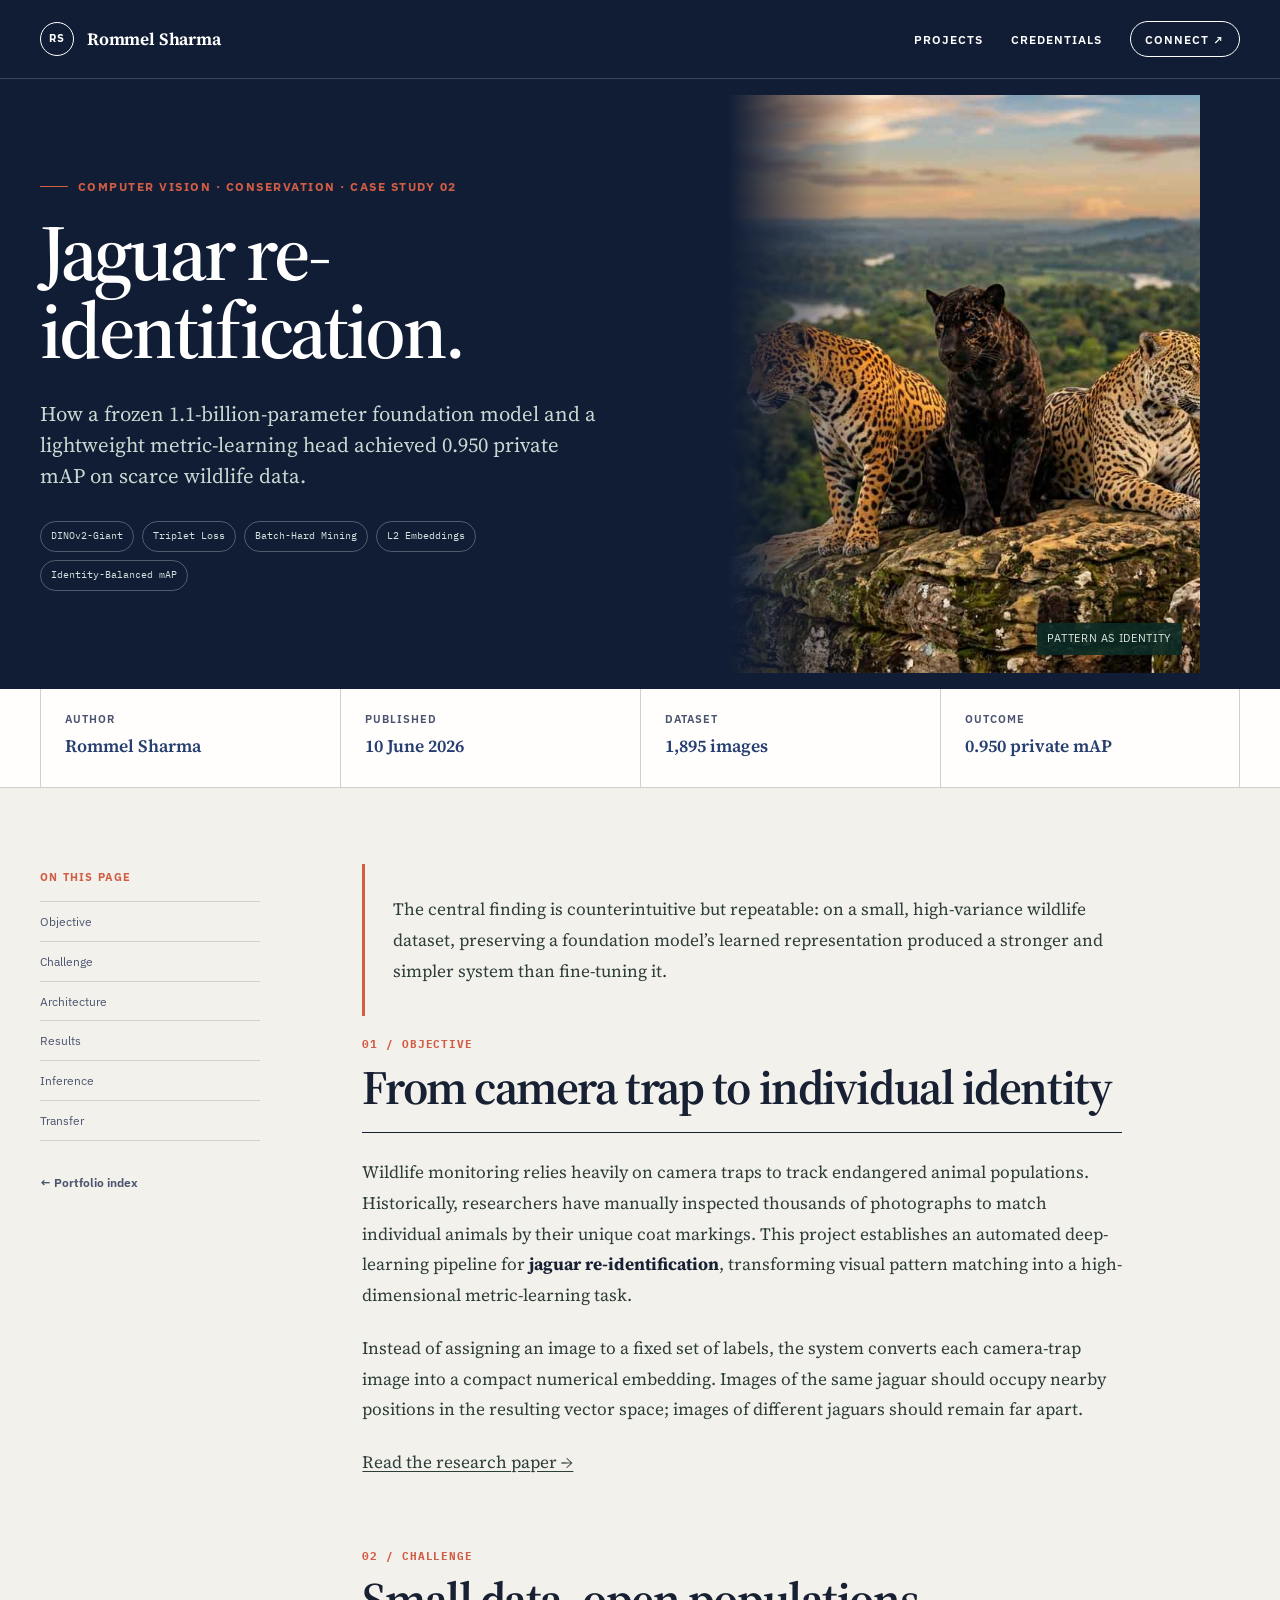
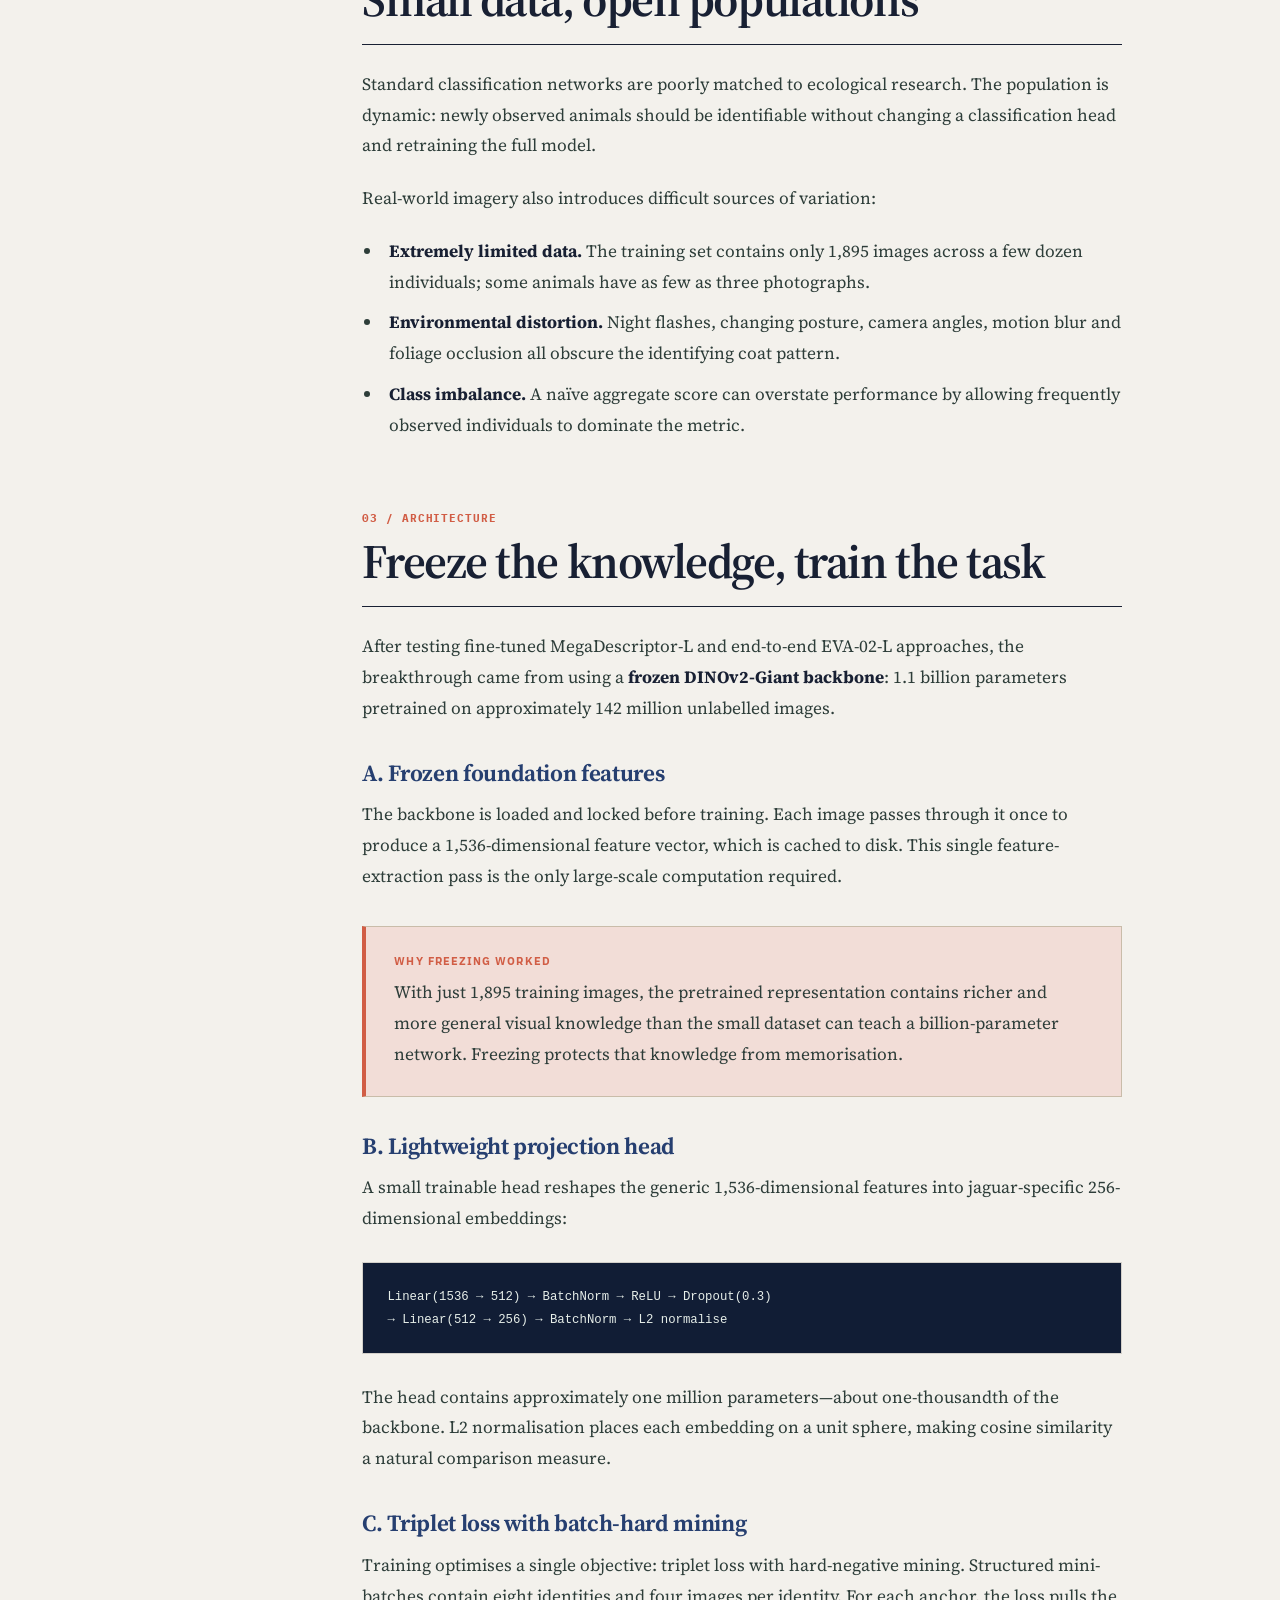
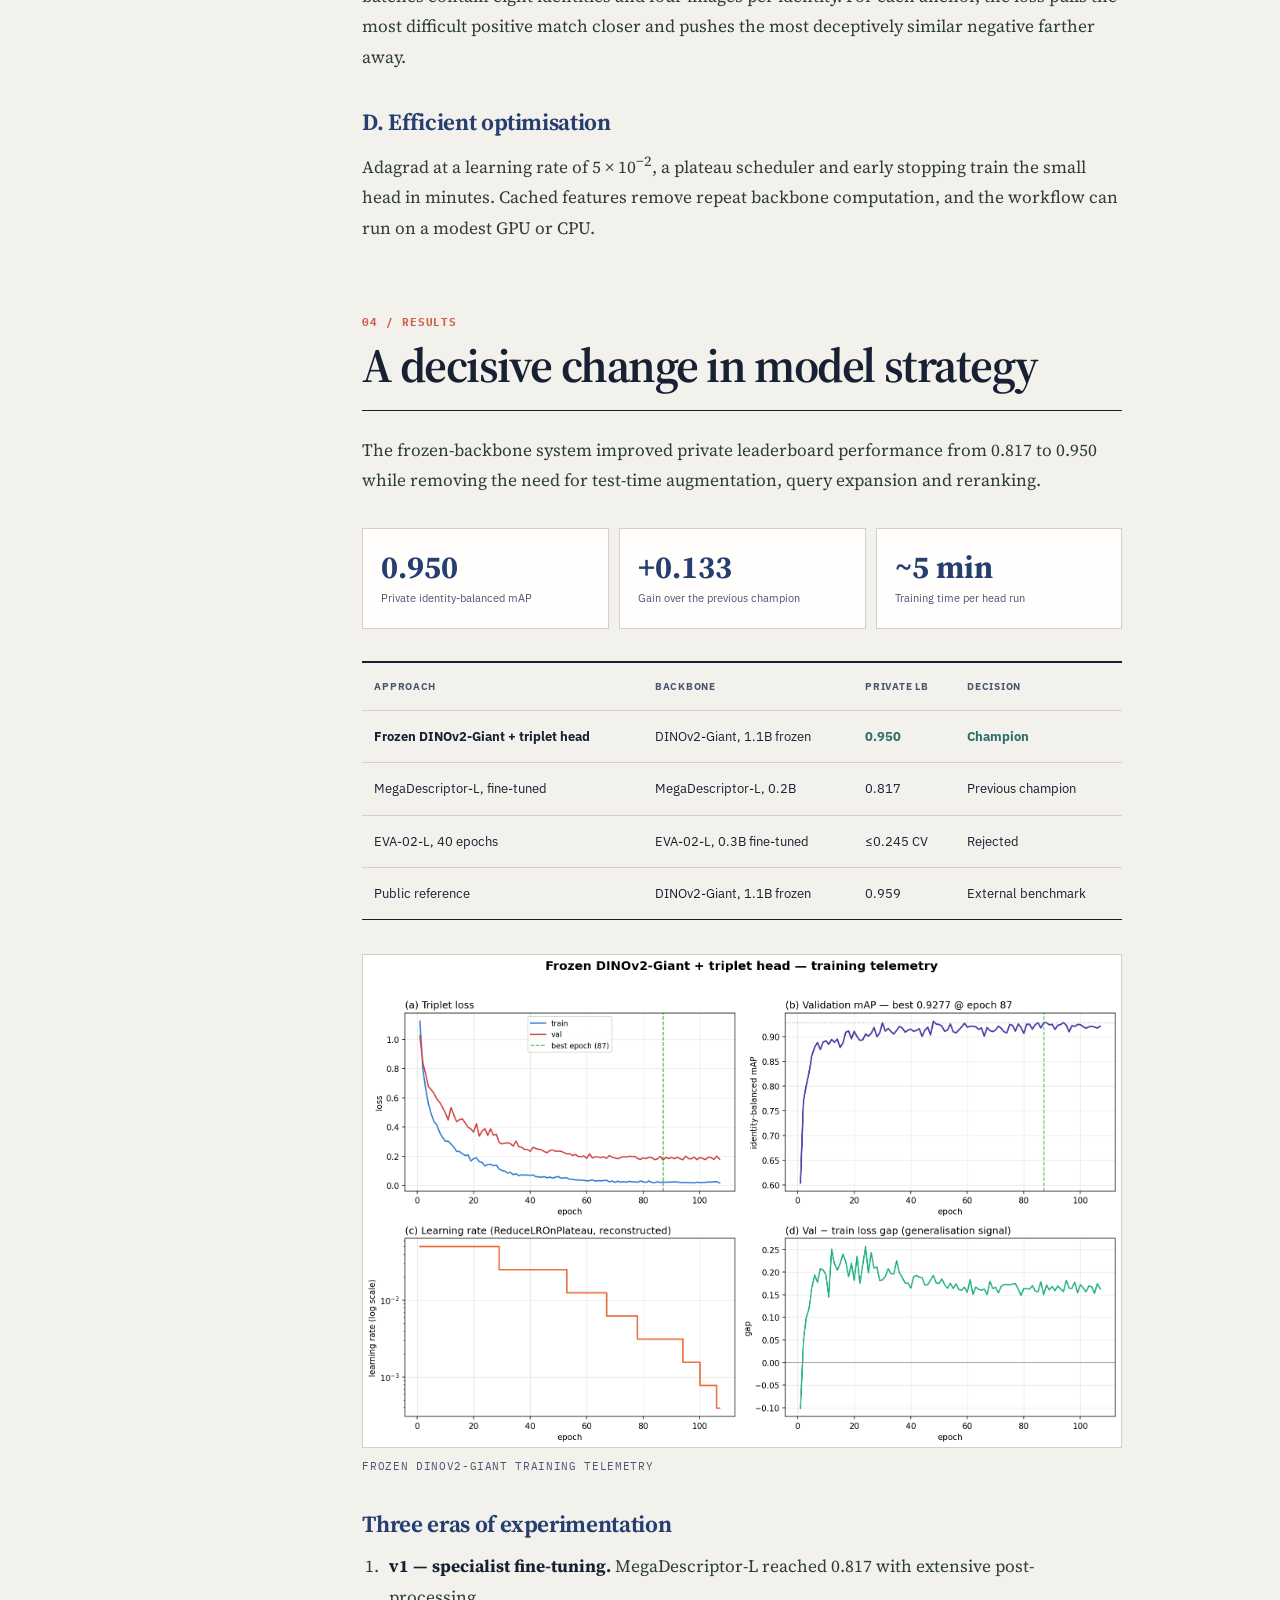
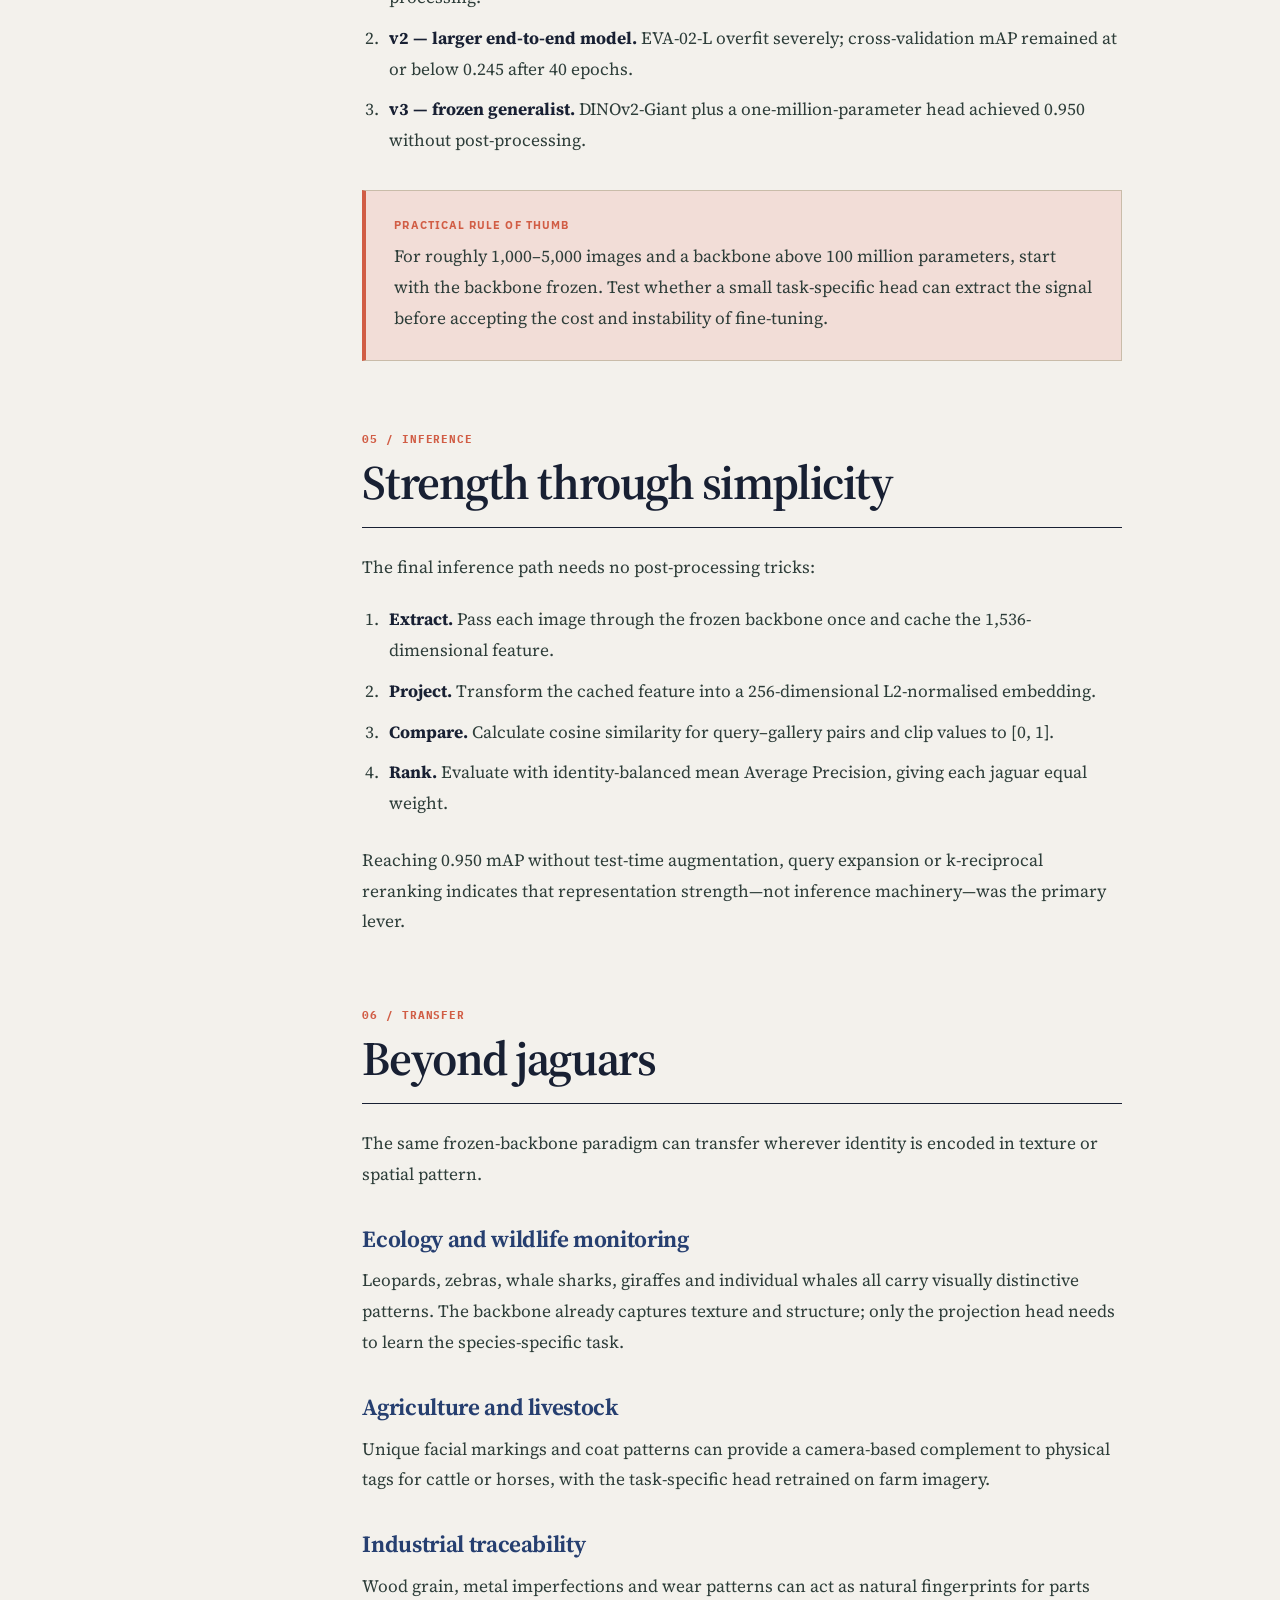
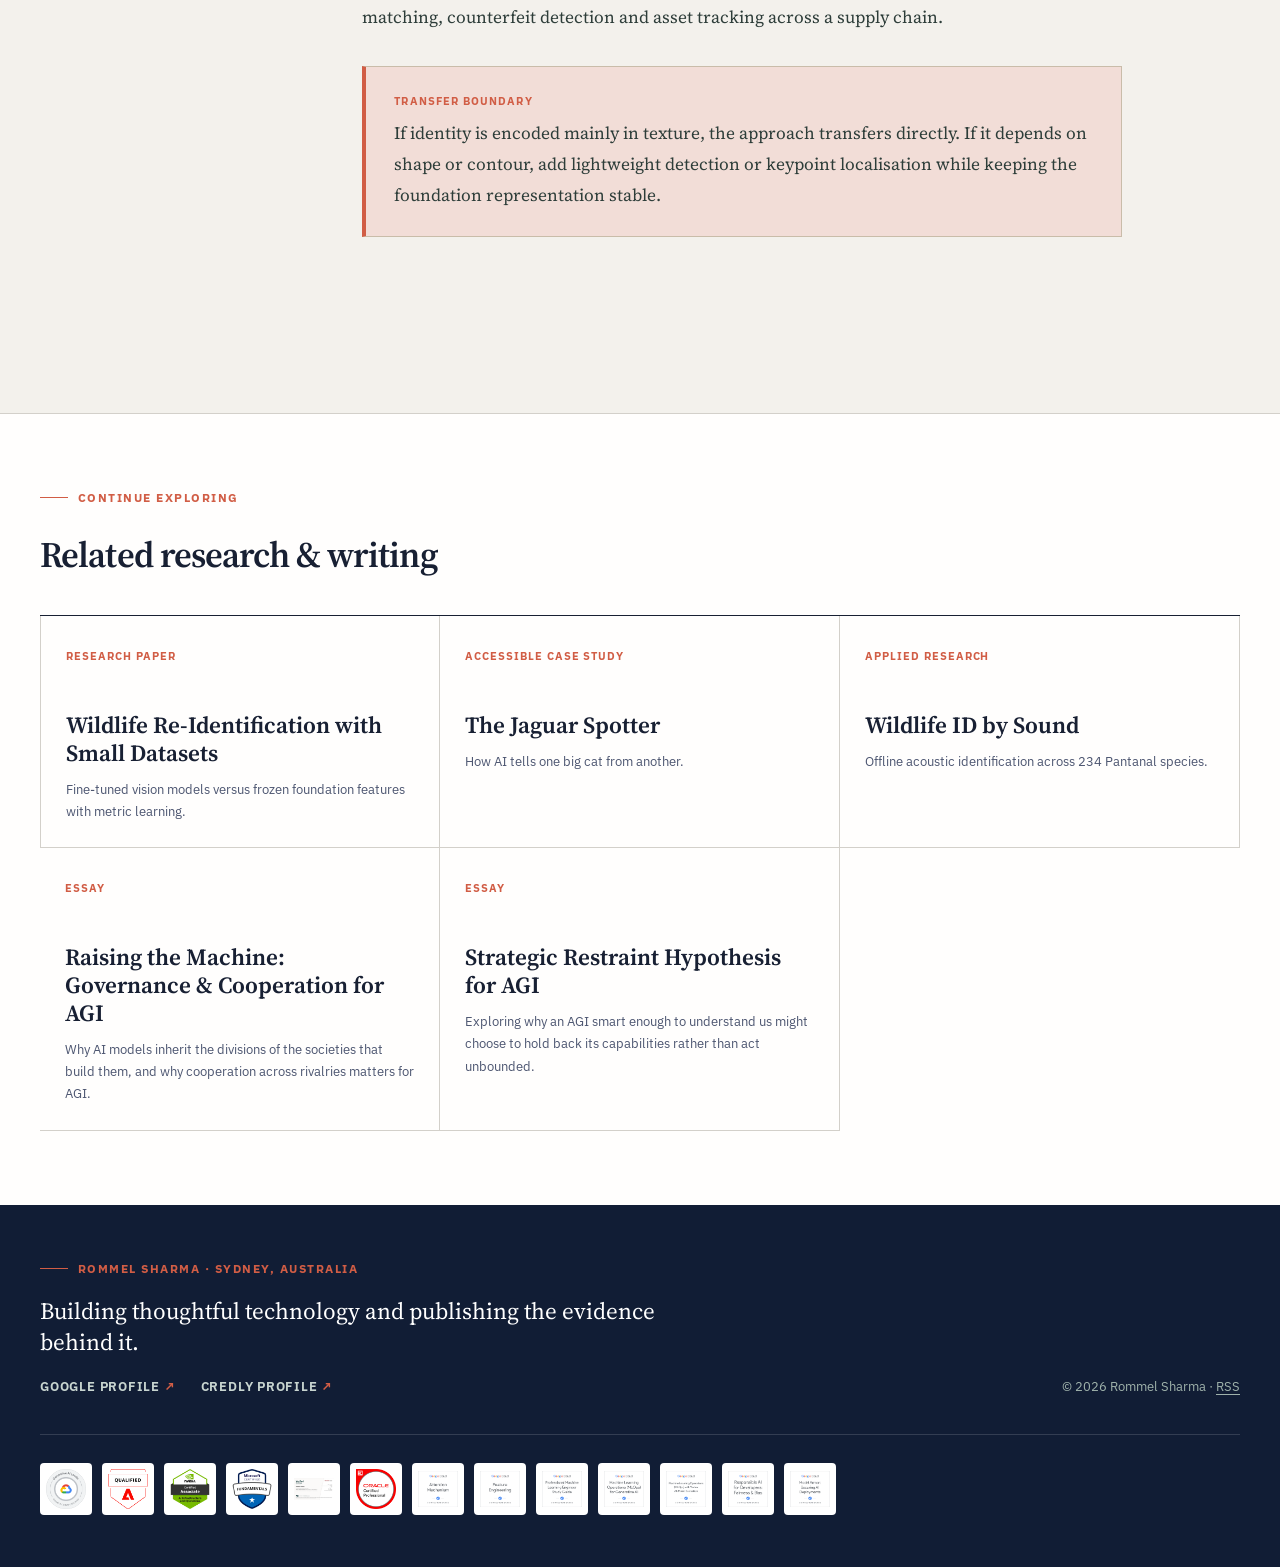
<file: projects/jaguar-identification.html>
<!doctype html>
<html lang="en-AU">
<head>
    <meta charset="utf-8">
    <meta name="viewport" content="width=device-width, initial-scale=1">
    <title>Jaguar Re-Identification: Frozen DINOv2 &amp; Metric Learning | Rommel Sharma</title>
    <meta name="description" content="Technical case study by Rommel Sharma: a conservation-focused jaguar re-identification system using frozen DINOv2-Giant features and metric learning, achieving 0.950 private mAP.">
    <meta name="keywords" content="Rommel Sharma, Jaguar Re-Identification, Computer Vision Conservation, DINOv2, Frozen Foundation Model, Metric Learning, Triplet Loss, Wildlife Monitoring, MLOps">
    <meta name="author" content="Rommel Sharma">
    <meta name="geo.region" content="AU-NSW">
    <meta name="geo.placename" content="Sydney">
    <meta name="geo.position" content="-33.8688;151.2093">
    <meta name="ICBM" content="-33.8688, 151.2093">
    <link rel="canonical" href="https://rommelsharma.github.io/projects/jaguar-identification.html">
    <link rel="alternate" type="application/rss+xml" title="Rommel Sharma — Applied AI Articles" href="https://rommelsharma.github.io/feed.xml">
    <link rel="author" href="https://rommelsharma.github.io/">
    <meta property="og:type" content="article">
    <meta property="og:title" content="Jaguar Re-Identification: Frozen DINOv2 &amp; Metric Learning">
    <meta property="og:description" content="A technical case study showing why frozen foundation features beat fine-tuning on scarce wildlife data, achieving 0.950 private mAP.">
    <meta property="og:url" content="https://rommelsharma.github.io/projects/jaguar-identification.html">
    <meta property="og:site_name" content="Rommel Sharma — Applied AI Portfolio">
    <meta property="og:image" content="https://rommelsharma.github.io/assets/images/jaguar.jpg">
    <meta property="og:image:alt" content="Jaguar used to illustrate a computer vision re-identification case study">
    <meta property="og:locale" content="en_AU">
    <meta property="article:author" content="Rommel Sharma">
    <meta property="article:published_time" content="2026-06-10">
    <meta property="article:modified_time" content="2026-07-22">
    <meta property="article:section" content="Computer Vision">
    <meta name="twitter:card" content="summary_large_image">
    <meta name="twitter:title" content="Jaguar Re-Identification: Frozen DINOv2 &amp; Metric Learning">
    <meta name="twitter:description" content="Jaguar re-ID at 0.950 private mAP: a case study in choosing representation over fine-tuning for small wildlife datasets.">
    <meta name="twitter:image" content="https://rommelsharma.github.io/assets/images/jaguar.jpg">
    <meta name="twitter:image:alt" content="Jaguar used to illustrate a computer vision re-identification case study">
    <link rel="preconnect" href="https://fonts.googleapis.com">
    <link rel="preconnect" href="https://fonts.gstatic.com" crossorigin>
    <link href="https://fonts.googleapis.com/css2?family=IBM+Plex+Mono:wght@400;500&amp;family=IBM+Plex+Sans:wght@400;500;600;700&amp;family=Source+Serif+4:opsz,wght@8..60,400;8..60,600;8..60,700&amp;display=swap" rel="stylesheet">
    <link rel="stylesheet" href="../css/style.css">
    <script type="application/ld+json">
    {
        "@context": "https://schema.org",
        "@graph": [
            {
                "@type": "Person",
                "@id": "https://rommelsharma.github.io/#person",
                "name": "Rommel Sharma",
                "url": "https://rommelsharma.github.io/",
                "jobTitle": "Enterprise AI Go-to-Market and Business Development Leader",
                "description": "Enterprise AI go-to-market and business development leader with 25+ years across product engineering, delivery and commercial leadership, complemented by hands-on applied AI and machine learning research.",
                "worksFor": { "@type": "Organization", "name": "Adobe", "url": "https://www.adobe.com/" },
                "sameAs": [
                    "https://www.linkedin.com/in/rommelsharma",
                    "https://github.com/rommelsharma",
                    "https://medium.com/@rommelsharma",
                    "https://orcid.org/0009-0005-6819-6219"
                ],
                "address": { "@type": "PostalAddress", "addressLocality": "Sydney", "addressRegion": "NSW", "addressCountry": "AU" }
            },
            {
                "@type": "TechArticle",
                "@id": "https://rommelsharma.github.io/projects/jaguar-identification.html#article",
                "headline": "Jaguar Re-Identification: Frozen DINOv2 Foundation Features and Metric Learning",
                "alternativeHeadline": "Wildlife Identification by Computer Vision",
                "description": "Technical case study of an automated jaguar re-identification system achieving 0.950 private mAP using frozen DINOv2-Giant features and metric learning.",
                "url": "https://rommelsharma.github.io/projects/jaguar-identification.html",
                "mainEntityOfPage": { "@type": "WebPage", "@id": "https://rommelsharma.github.io/projects/jaguar-identification.html" },
                "inLanguage": "en-AU",
                "datePublished": "2026-06-10",
                "dateModified": "2026-07-22",
                "proficiencyLevel": "Expert",
                "keywords": ["Jaguar Re-Identification", "DINOv2", "Metric Learning", "Computer Vision for Conservation", "Triplet Loss", "MLOps"],
                "image": { "@type": "ImageObject", "url": "https://rommelsharma.github.io/assets/images/jaguar.jpg", "caption": "Jaguar re-identification computer vision case study" },
                "author": { "@id": "https://rommelsharma.github.io/#person" },
                "creator": { "@id": "https://rommelsharma.github.io/#person" },
                "publisher": { "@id": "https://rommelsharma.github.io/#person" },
                "about": [
                    { "@type": "Thing", "name": "Computer vision for wildlife conservation" },
                    { "@type": "Thing", "name": "Metric learning" },
                    { "@type": "Thing", "name": "Foundation models" }
                ],
                "citation": {
                    "@type": "ScholarlyArticle",
                    "name": "Computer Vision - Model evaluation for Wildlife Re-Identification with Small Datasets",
                    "url": "https://doi.org/10.21203/rs.3.rs-10427175/v1"
                }
            },
            {
                "@type": "BreadcrumbList",
                "itemListElement": [
                    { "@type": "ListItem", "position": 1, "name": "Portfolio", "item": "https://rommelsharma.github.io/" },
                    { "@type": "ListItem", "position": 2, "name": "Jaguar Re-Identification", "item": "https://rommelsharma.github.io/projects/jaguar-identification.html" }
                ]
            }
        ]
    }
    </script>
</head>
<body>
    <a class="skip-link" href="#article-content">Skip to article</a>

    <header class="site-header">
        <nav class="site-nav shell" aria-label="Primary navigation">
            <a class="wordmark" href="../index.html" aria-label="Rommel Sharma, portfolio home">Rommel Sharma</a>
            <ul class="nav-links">
                <li><a href="../index.html#work">Projects</a></li>
                <li><a href="../index.html#credentials">Credentials</a></li>
                <li><a class="nav-cta" href="https://www.linkedin.com/in/rommelsharma" rel="me noopener" target="_blank">Connect ↗</a></li>
            </ul>
        </nav>
    </header>

    <main>
        <header class="project-cover">
            <div class="project-cover__inner shell">
                <div class="project-cover__copy">
                    <p class="eyebrow">Computer vision · Conservation · Case study 02</p>
                    <h1>Jaguar re-identification.</h1>
                    <p class="project-cover__dek">How a frozen 1.1-billion-parameter foundation model and a lightweight metric-learning head achieved 0.950 private mAP on scarce wildlife data.</p>
                    <div class="tech-pills" aria-label="Technologies used">
                        <span class="tech-pill">DINOv2-Giant</span>
                        <span class="tech-pill">Triplet Loss</span>
                        <span class="tech-pill">Batch-Hard Mining</span>
                        <span class="tech-pill">L2 Embeddings</span>
                        <span class="tech-pill">Identity-Balanced mAP</span>
                    </div>
                </div>
                <figure class="project-cover__image">
                    <img src="../assets/images/jaguar.jpg" alt="Close view of a jaguar whose unique coat patterns can be used for computer vision re-identification" width="1408" height="768" fetchpriority="high">
                    <figcaption class="image-caption">Pattern as identity</figcaption>
                </figure>
            </div>
        </header>

        <section class="article-meta" aria-label="Article details">
            <div class="article-meta__inner shell">
                <div class="article-meta__item"><span>Author</span><strong>Rommel Sharma</strong></div>
                <div class="article-meta__item"><span>Published</span><strong>10 June 2026</strong></div>
                <div class="article-meta__item"><span>Dataset</span><strong>1,895 images</strong></div>
                <div class="article-meta__item"><span>Outcome</span><strong>0.950 private mAP</strong></div>
            </div>
        </section>

        <div class="article-layout shell">
            <aside class="article-toc" aria-label="On this page">
                <p class="article-toc__label">On this page</p>
                <ol>
                    <li><a href="#objective">Objective</a></li>
                    <li><a href="#challenge">Challenge</a></li>
                    <li><a href="#architecture">Architecture</a></li>
                    <li><a href="#results">Results</a></li>
                    <li><a href="#inference">Inference</a></li>
                    <li><a href="#transfer">Transfer</a></li>
                </ol>
                <a class="article-toc__back" href="../index.html">← Portfolio index</a>
            </aside>

            <article class="article-body" id="article-content">
                <p class="article-lead">The central finding is counterintuitive but repeatable: on a small, high-variance wildlife dataset, preserving a foundation model’s learned representation produced a stronger and simpler system than fine-tuning it.</p>

                <section id="objective">
                    <h2><span class="section-number">01 / OBJECTIVE</span>From camera trap to individual identity</h2>
                    <p>Wildlife monitoring relies heavily on camera traps to track endangered animal populations. Historically, researchers have manually inspected thousands of photographs to match individual animals by their unique coat markings. This project establishes an automated deep-learning pipeline for <strong>jaguar re-identification</strong>, transforming visual pattern matching into a high-dimensional metric-learning task.</p>
                    <p>Instead of assigning an image to a fixed set of labels, the system converts each camera-trap image into a compact numerical embedding. Images of the same jaguar should occupy nearby positions in the resulting vector space; images of different jaguars should remain far apart.</p>
                    <p><a href="https://doi.org/10.21203/rs.3.rs-10427175/v1" target="_blank" rel="noopener noreferrer">Read the research paper →</a></p>
                </section>

                <section id="challenge">
                    <h2><span class="section-number">02 / CHALLENGE</span>Small data, open populations</h2>
                    <p>Standard classification networks are poorly matched to ecological research. The population is dynamic: newly observed animals should be identifiable without changing a classification head and retraining the full model.</p>
                    <p>Real-world imagery also introduces difficult sources of variation:</p>
                    <ul>
                        <li><strong>Extremely limited data.</strong> The training set contains only 1,895 images across a few dozen individuals; some animals have as few as three photographs.</li>
                        <li><strong>Environmental distortion.</strong> Night flashes, changing posture, camera angles, motion blur and foliage occlusion all obscure the identifying coat pattern.</li>
                        <li><strong>Class imbalance.</strong> A naïve aggregate score can overstate performance by allowing frequently observed individuals to dominate the metric.</li>
                    </ul>
                </section>

                <section id="architecture">
                    <h2><span class="section-number">03 / ARCHITECTURE</span>Freeze the knowledge, train the task</h2>
                    <p>After testing fine-tuned MegaDescriptor-L and end-to-end EVA-02-L approaches, the breakthrough came from using a <strong>frozen DINOv2-Giant backbone</strong>: 1.1 billion parameters pretrained on approximately 142 million unlabelled images.</p>

                    <h3>A. Frozen foundation features</h3>
                    <p>The backbone is loaded and locked before training. Each image passes through it once to produce a 1,536-dimensional feature vector, which is cached to disk. This single feature-extraction pass is the only large-scale computation required.</p>
                    <div class="callout">
                        <span class="callout__label">Why freezing worked</span>
                        <p>With just 1,895 training images, the pretrained representation contains richer and more general visual knowledge than the small dataset can teach a billion-parameter network. Freezing protects that knowledge from memorisation.</p>
                    </div>

                    <h3>B. Lightweight projection head</h3>
                    <p>A small trainable head reshapes the generic 1,536-dimensional features into jaguar-specific 256-dimensional embeddings:</p>
                    <pre class="architecture"><code>Linear(1536 → 512) → BatchNorm → ReLU → Dropout(0.3)
→ Linear(512 → 256) → BatchNorm → L2 normalise</code></pre>
                    <p>The head contains approximately one million parameters—about one-thousandth of the backbone. L2 normalisation places each embedding on a unit sphere, making cosine similarity a natural comparison measure.</p>

                    <h3>C. Triplet loss with batch-hard mining</h3>
                    <p>Training optimises a single objective: triplet loss with hard-negative mining. Structured mini-batches contain eight identities and four images per identity. For each anchor, the loss pulls the most difficult positive match closer and pushes the most deceptively similar negative farther away.</p>

                    <h3>D. Efficient optimisation</h3>
                    <p>Adagrad at a learning rate of 5 × 10<sup>−2</sup>, a plateau scheduler and early stopping train the small head in minutes. Cached features remove repeat backbone computation, and the workflow can run on a modest GPU or CPU.</p>
                </section>

                <section id="results">
                    <h2><span class="section-number">04 / RESULTS</span>A decisive change in model strategy</h2>
                    <p>The frozen-backbone system improved private leaderboard performance from 0.817 to 0.950 while removing the need for test-time augmentation, query expansion and reranking.</p>

                    <div class="metric-grid" aria-label="Key results">
                        <div class="metric-card"><strong>0.950</strong><span>Private identity-balanced mAP</span></div>
                        <div class="metric-card"><strong>+0.133</strong><span>Gain over the previous champion</span></div>
                        <div class="metric-card"><strong>~5 min</strong><span>Training time per head run</span></div>
                    </div>

                    <div class="table-wrap">
                        <table class="research-table">
                            <thead>
                                <tr><th>Approach</th><th>Backbone</th><th>Private LB</th><th>Decision</th></tr>
                            </thead>
                            <tbody>
                                <tr><td><strong>Frozen DINOv2-Giant + triplet head</strong></td><td>DINOv2-Giant, 1.1B frozen</td><td class="champion">0.950</td><td class="champion">Champion</td></tr>
                                <tr><td>MegaDescriptor-L, fine-tuned</td><td>MegaDescriptor-L, 0.2B</td><td>0.817</td><td>Previous champion</td></tr>
                                <tr><td>EVA-02-L, 40 epochs</td><td>EVA-02-L, 0.3B fine-tuned</td><td>≤0.245 CV</td><td>Rejected</td></tr>
                                <tr><td>Public reference</td><td>DINOv2-Giant, 1.1B frozen</td><td>0.959</td><td>External benchmark</td></tr>
                            </tbody>
                        </table>
                    </div>

                    <figure>
                        <img src="../assets/images/telemetry_frozen_dinov2g_panels.png" alt="Training telemetry panels for frozen DINOv2-Giant across three experimental eras">
                        <figcaption>Frozen DINOv2-Giant training telemetry</figcaption>
                    </figure>

                    <h3>Three eras of experimentation</h3>
                    <ol>
                        <li><strong>v1 — specialist fine-tuning.</strong> MegaDescriptor-L reached 0.817 with extensive post-processing.</li>
                        <li><strong>v2 — larger end-to-end model.</strong> EVA-02-L overfit severely; cross-validation mAP remained at or below 0.245 after 40 epochs.</li>
                        <li><strong>v3 — frozen generalist.</strong> DINOv2-Giant plus a one-million-parameter head achieved 0.950 without post-processing.</li>
                    </ol>
                    <div class="callout">
                        <span class="callout__label">Practical rule of thumb</span>
                        <p>For roughly 1,000–5,000 images and a backbone above 100 million parameters, start with the backbone frozen. Test whether a small task-specific head can extract the signal before accepting the cost and instability of fine-tuning.</p>
                    </div>
                </section>

                <section id="inference">
                    <h2><span class="section-number">05 / INFERENCE</span>Strength through simplicity</h2>
                    <p>The final inference path needs no post-processing tricks:</p>
                    <ol>
                        <li><strong>Extract.</strong> Pass each image through the frozen backbone once and cache the 1,536-dimensional feature.</li>
                        <li><strong>Project.</strong> Transform the cached feature into a 256-dimensional L2-normalised embedding.</li>
                        <li><strong>Compare.</strong> Calculate cosine similarity for query–gallery pairs and clip values to [0, 1].</li>
                        <li><strong>Rank.</strong> Evaluate with identity-balanced mean Average Precision, giving each jaguar equal weight.</li>
                    </ol>
                    <p>Reaching 0.950 mAP without test-time augmentation, query expansion or k-reciprocal reranking indicates that representation strength—not inference machinery—was the primary lever.</p>
                </section>

                <section id="transfer">
                    <h2><span class="section-number">06 / TRANSFER</span>Beyond jaguars</h2>
                    <p>The same frozen-backbone paradigm can transfer wherever identity is encoded in texture or spatial pattern.</p>

                    <h3>Ecology and wildlife monitoring</h3>
                    <p>Leopards, zebras, whale sharks, giraffes and individual whales all carry visually distinctive patterns. The backbone already captures texture and structure; only the projection head needs to learn the species-specific task.</p>

                    <h3>Agriculture and livestock</h3>
                    <p>Unique facial markings and coat patterns can provide a camera-based complement to physical tags for cattle or horses, with the task-specific head retrained on farm imagery.</p>

                    <h3>Industrial traceability</h3>
                    <p>Wood grain, metal imperfections and wear patterns can act as natural fingerprints for parts matching, counterfeit detection and asset tracking across a supply chain.</p>

                    <div class="callout">
                        <span class="callout__label">Transfer boundary</span>
                        <p>If identity is encoded mainly in texture, the approach transfers directly. If it depends on shape or contour, add lightweight detection or keypoint localisation while keeping the foundation representation stable.</p>
                    </div>
                </section>
            </article>
        </div>

        <section class="article-related" aria-labelledby="related-title">
            <div class="shell">
                <p class="eyebrow">Continue exploring</p>
                <h2 id="related-title">Related research &amp; writing</h2>
                <div class="related-grid">
                    <a class="related-card" href="https://doi.org/10.21203/rs.3.rs-10427175/v1" target="_blank" rel="noopener noreferrer">
                        <span>Research paper</span>
                        <h3>Wildlife Re-Identification with Small Datasets</h3>
                        <p>Fine-tuned vision models versus frozen foundation features with metric learning.</p>
                    </a>
                    <a class="related-card" href="https://medium.com/ai-in-plain-english/the-jaguar-spotter-how-ai-tells-one-big-cat-from-another-2764d19ddd5a" target="_blank" rel="noopener noreferrer">
                        <span>Accessible case study</span>
                        <h3>The Jaguar Spotter</h3>
                        <p>How AI tells one big cat from another.</p>
                    </a>
                    <a class="related-card" href="bio-acoustics.html">
                        <span>Applied research</span>
                        <h3>Wildlife ID by Sound</h3>
                        <p>Offline acoustic identification across 234 Pantanal species.</p>
                    </a>
                    <a class="related-card" href="https://www.linkedin.com/pulse/predicament-predictors-part-3-rommel-sharma-k9pvc/" target="_blank" rel="noopener noreferrer">
                        <span>Essay</span>
                        <h3>Raising the Machine: Governance &amp; Cooperation for AGI</h3>
                        <p>Why AI models inherit the divisions of the societies that build them, and why cooperation across rivalries matters for AGI.</p>
                    </a>
                    <a class="related-card" href="https://medium.com/ai-in-plain-english/strategic-restraint-hypothesis-for-agi-8bb10bf0caf8" target="_blank" rel="noopener noreferrer">
                        <span>Essay</span>
                        <h3>Strategic Restraint Hypothesis for AGI</h3>
                        <p>Exploring why an AGI smart enough to understand us might choose to hold back its capabilities rather than act unbounded.</p>
                    </a>
                </div>
            </div>
        </section>
    </main>

    <footer class="site-footer">
        <div class="site-footer__inner shell">
            <div>
                <p class="eyebrow">Rommel Sharma · Sydney, Australia</p>
                <p class="site-footer__statement">Building thoughtful technology and publishing the evidence behind it.</p>
                <div class="site-footer__links">
                    <a class="text-link" href="https://www.skills.google/public_profiles/a8728b82-b98c-4e37-a9f4-f9b77782fb30" target="_blank" rel="noopener noreferrer">Google profile</a>
                    <a class="text-link" href="https://www.credly.com/users/rommel-sharma" target="_blank" rel="me noopener noreferrer">Credly profile</a>
                </div>
            </div>
            <small>© 2026 Rommel Sharma · <a href="../feed.xml">RSS</a></small>
        </div>
        <div class="cert-rail shell" id="cert-rail" aria-label="Certifications and badges"></div>
        <script src="../assets/js/cert-rail.js" defer></script>
    </footer>
</body>
</html>
</file>
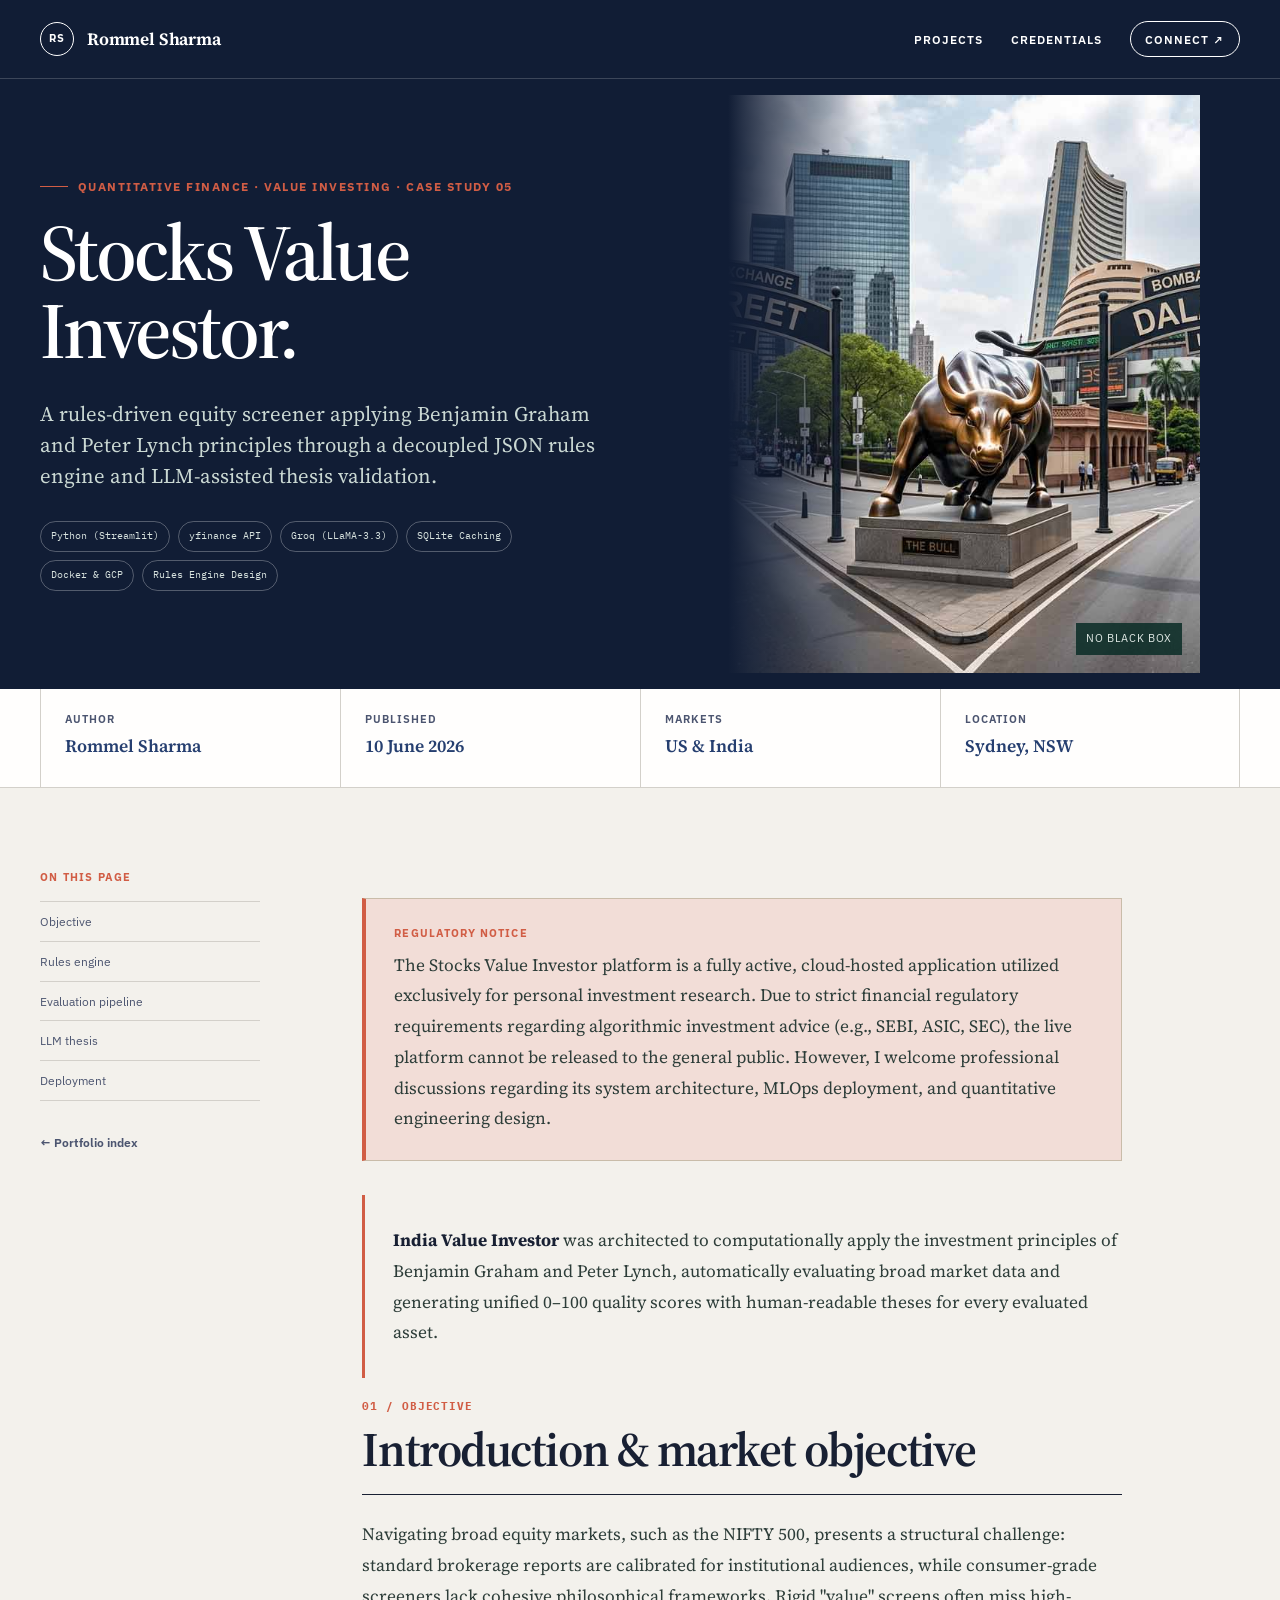
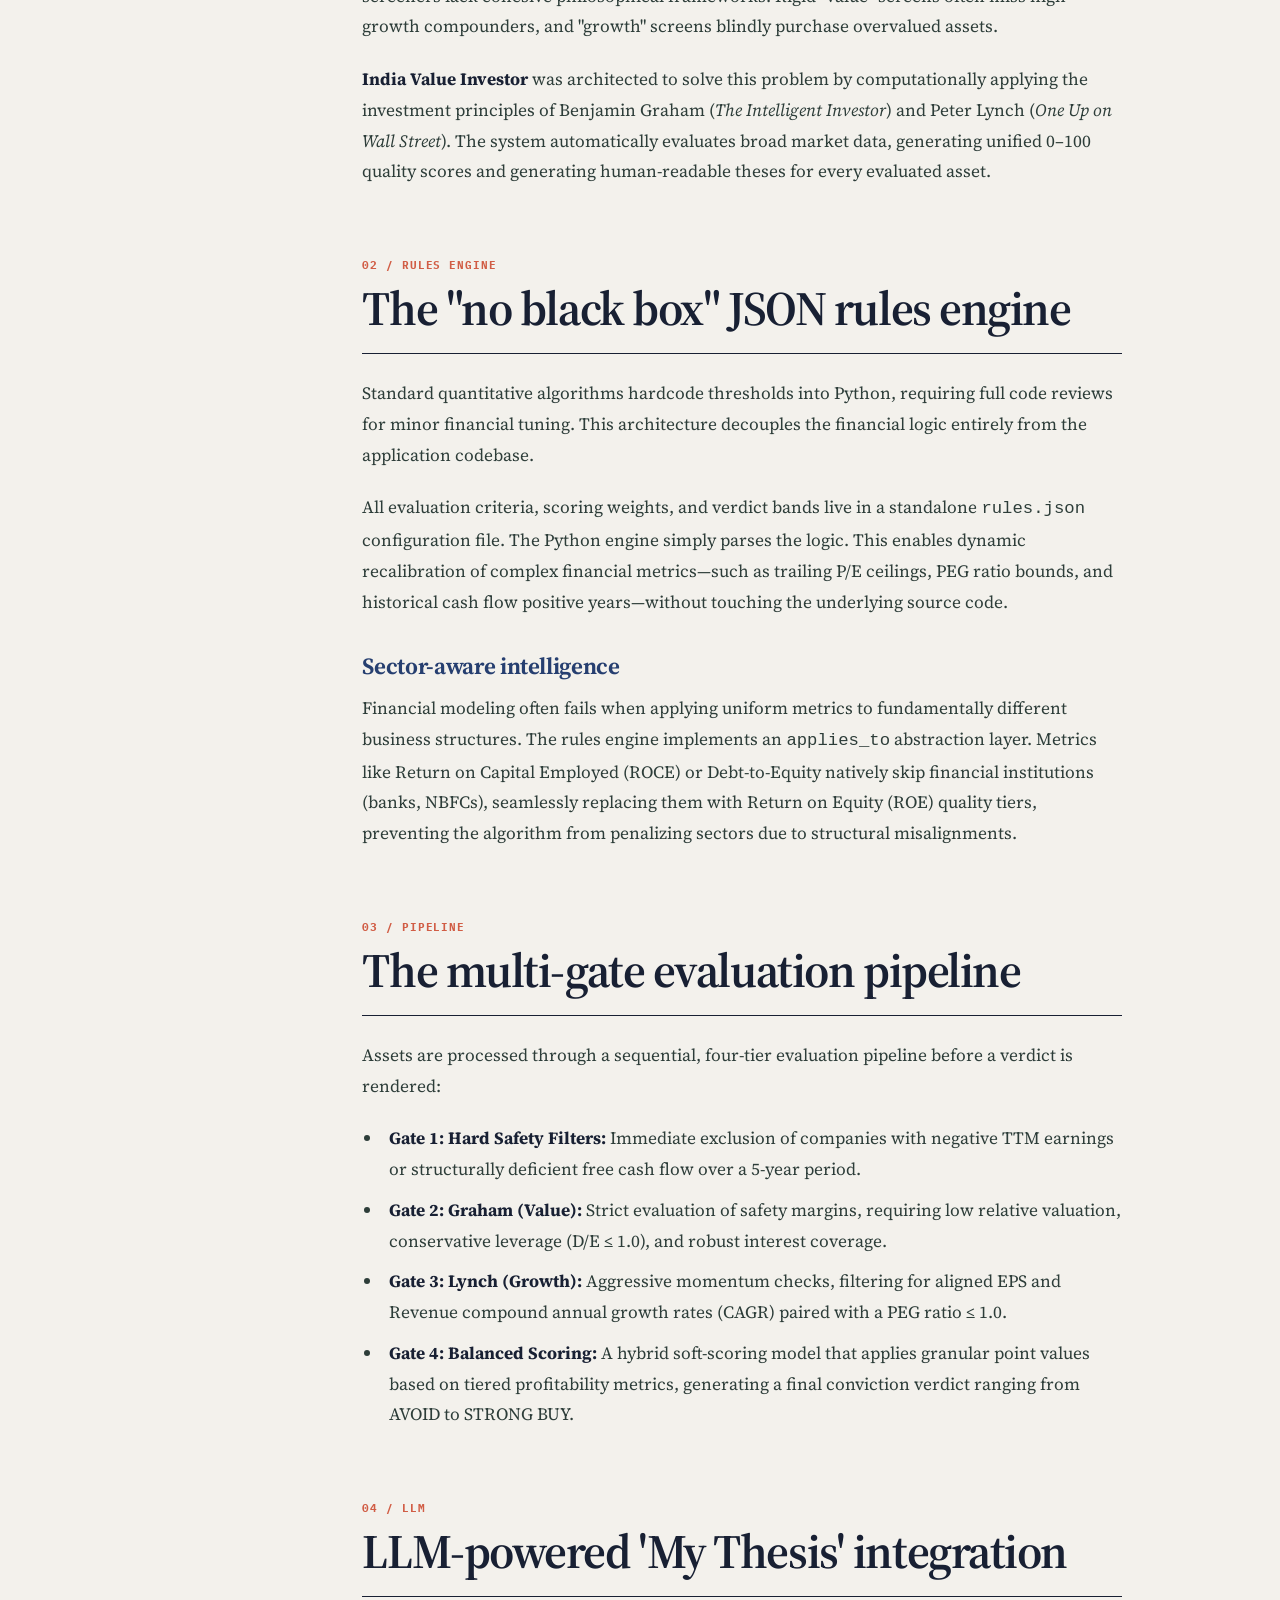
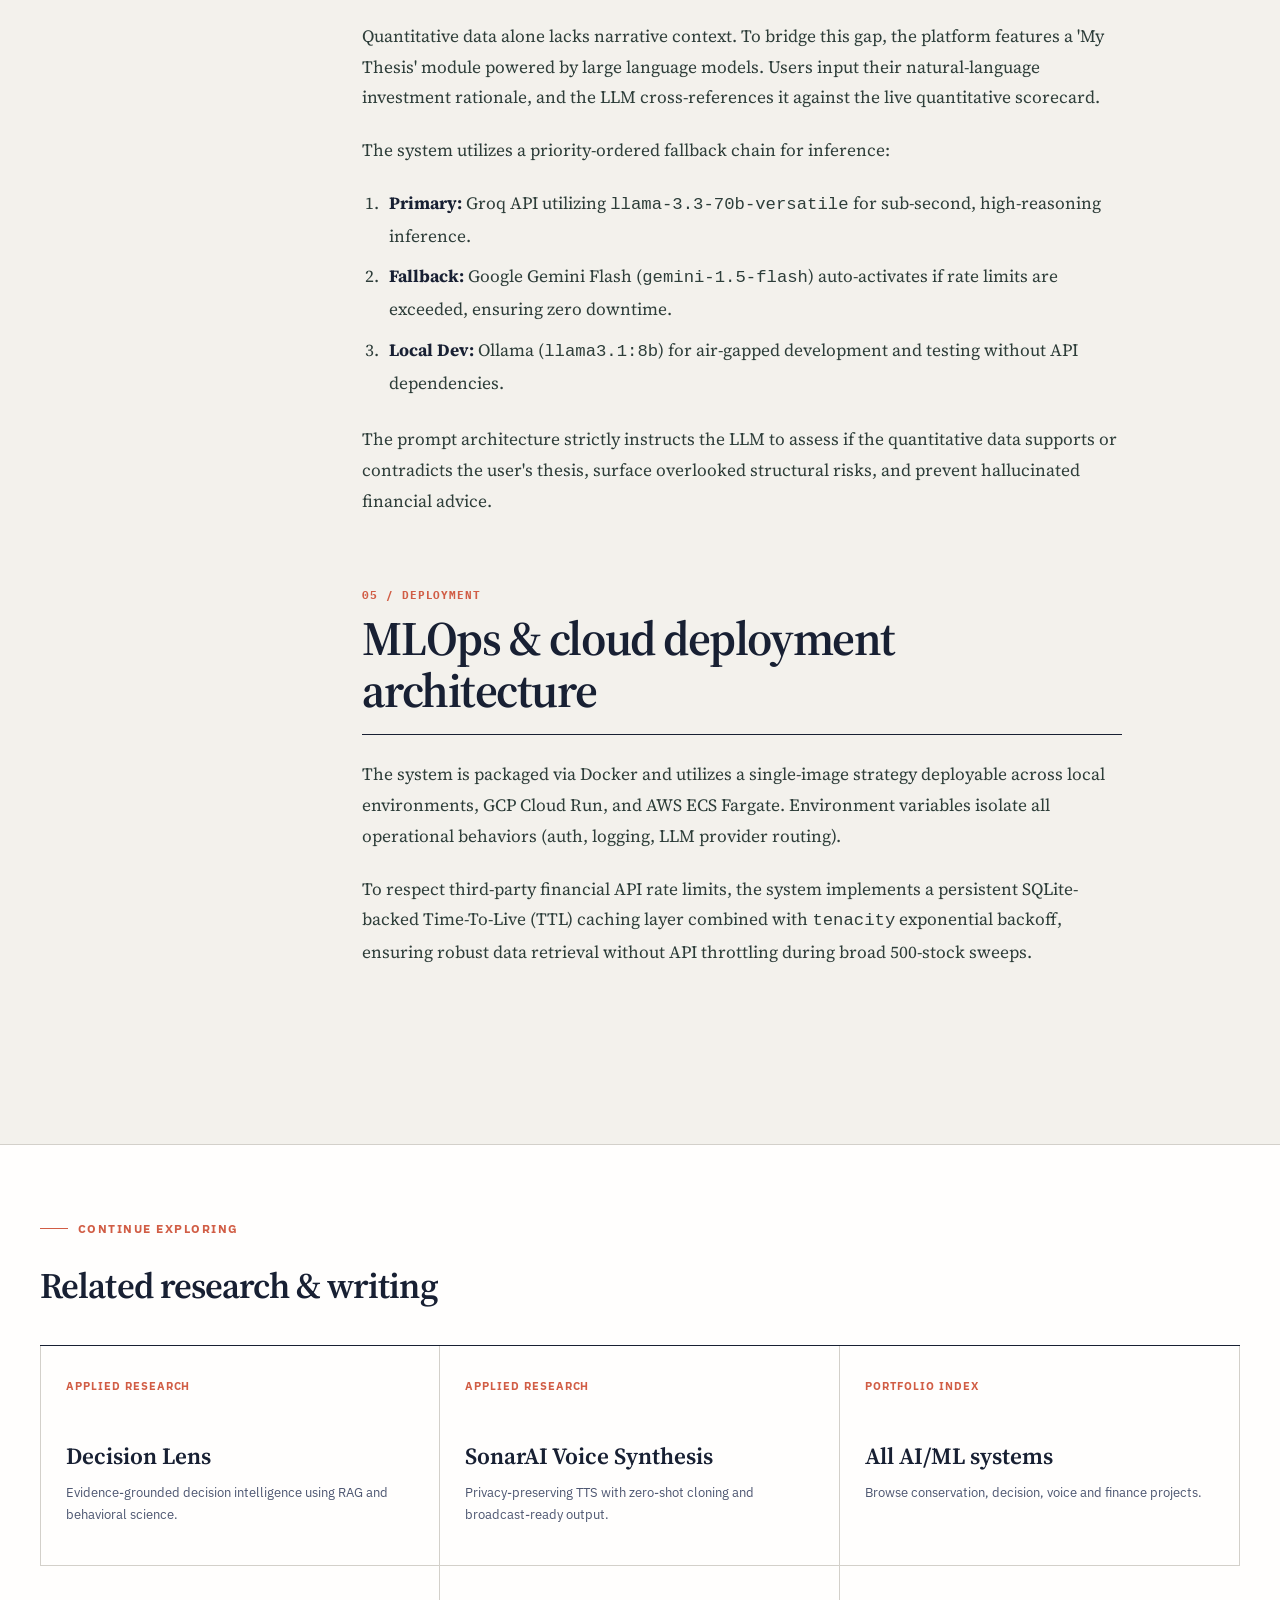
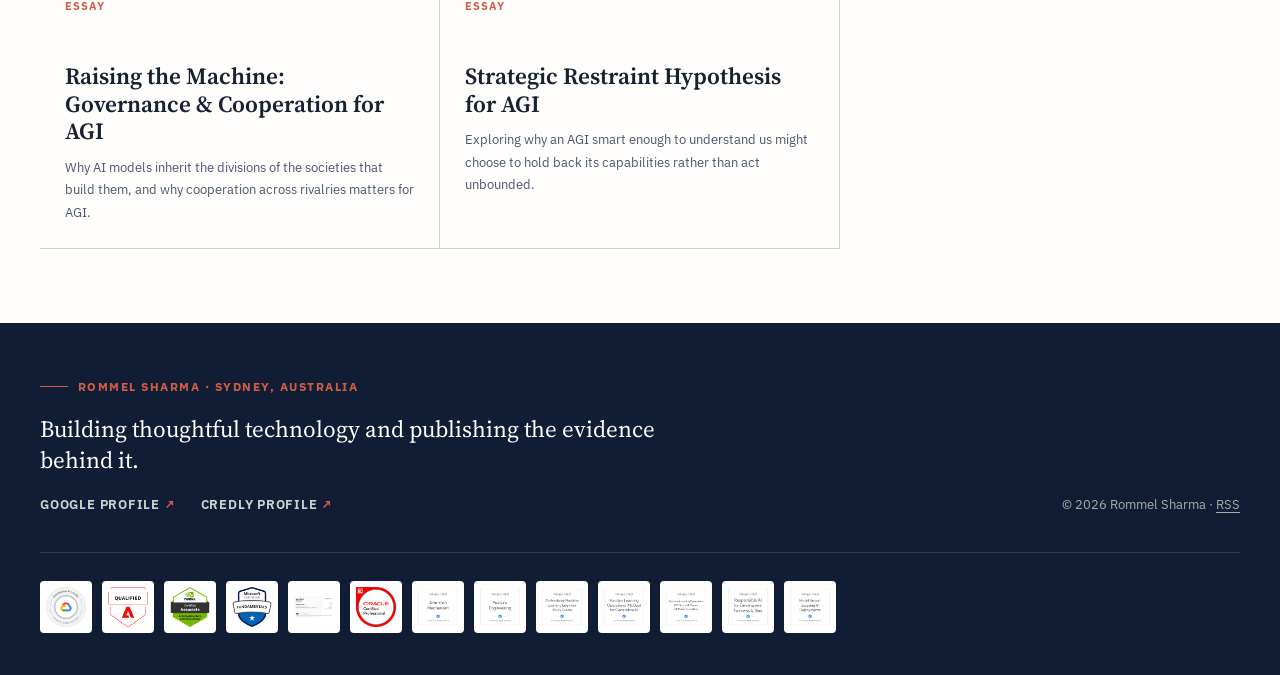
<file: projects/market-analysis.html>
<!doctype html>
<html lang="en-AU">
<head>
    <meta charset="utf-8">
    <meta name="viewport" content="width=device-width, initial-scale=1">
    <title>Stocks Value Investor: Quantitative Equity Screener | Rommel Sharma</title>
    <meta name="description" content="Rules-driven equity screener by Rommel Sharma. Benjamin Graham principles, JSON rules engine, and LLM thesis validation for US and Indian stock markets.">
    <meta name="keywords" content="Rommel Sharma, Quantitative Analysis, Stock Screener, NSE, Benjamin Graham, Peter Lynch, Python, Streamlit, Groq LLM, FinTech Architecture, Sydney">
    <meta name="author" content="Rommel Sharma">
    <meta name="geo.region" content="AU-NSW">
    <meta name="geo.placename" content="Sydney">
    <meta name="geo.position" content="-33.8688;151.2093">
    <meta name="ICBM" content="-33.8688, 151.2093">
    <link rel="canonical" href="https://rommelsharma.github.io/projects/market-analysis.html">
    <link rel="alternate" type="application/rss+xml" title="Rommel Sharma — Applied AI Articles" href="https://rommelsharma.github.io/feed.xml">
    <link rel="author" href="https://rommelsharma.github.io/">
    <meta property="og:type" content="article">
    <meta property="og:title" content="Stocks Value Investor: Quantitative Equity Screener">
    <meta property="og:description" content="Technical overview of a rules-driven quantitative stock screener built by Rommel Sharma.">
    <meta property="og:url" content="https://rommelsharma.github.io/projects/market-analysis.html">
    <meta property="og:site_name" content="Rommel Sharma — Applied AI Portfolio">
    <meta property="og:image" content="https://rommelsharma.github.io/assets/images/market.jpg">
    <meta property="og:image:alt" content="Quantitative equity screener case study">
    <meta property="og:locale" content="en_AU">
    <meta property="article:author" content="Rommel Sharma">
    <meta property="article:published_time" content="2026-06-10">
    <meta property="article:modified_time" content="2026-06-24">
    <meta property="article:section" content="Quantitative Finance">
    <meta name="twitter:card" content="summary_large_image">
    <meta name="twitter:title" content="Stocks Value Investor: Quantitative Equity Screener">
    <meta name="twitter:description" content="Technical overview of a rules-driven quantitative stock screener built by Rommel Sharma.">
    <meta name="twitter:image" content="https://rommelsharma.github.io/assets/images/market.jpg">
    <link rel="preconnect" href="https://fonts.googleapis.com">
    <link rel="preconnect" href="https://fonts.gstatic.com" crossorigin>
    <link href="https://fonts.googleapis.com/css2?family=IBM+Plex+Mono:wght@400;500&amp;family=IBM+Plex+Sans:wght@400;500;600;700&amp;family=Source+Serif+4:opsz,wght@8..60,400;8..60,600;8..60,700&amp;display=swap" rel="stylesheet">
    <link rel="stylesheet" href="../css/style.css">
    <script type="application/ld+json">
    {
        "@context": "https://schema.org",
        "@graph": [
            {
                "@type": "Person",
                "@id": "https://rommelsharma.github.io/#person",
                "name": "Rommel Sharma",
                "url": "https://rommelsharma.github.io/",
                "jobTitle": "Enterprise AI Go-to-Market and Business Development Leader",
                "worksFor": { "@type": "Organization", "name": "Adobe", "url": "https://www.adobe.com/" },
                "sameAs": [
                    "https://www.linkedin.com/in/rommelsharma",
                    "https://github.com/rommelsharma",
                    "https://medium.com/@rommelsharma",
                    "https://orcid.org/0009-0005-6819-6219"
                ],
                "address": { "@type": "PostalAddress", "addressLocality": "Sydney", "addressRegion": "NSW", "addressCountry": "AU" }
            },
            {
                "@type": "TechArticle",
                "@id": "https://rommelsharma.github.io/projects/market-analysis.html#article",
                "headline": "Stocks Value Investor: Quantitative Equity Screener Architecture",
                "description": "Technical overview of a rules-driven quantitative stock screener built by Rommel Sharma.",
                "url": "https://rommelsharma.github.io/projects/market-analysis.html",
                "mainEntityOfPage": { "@type": "WebPage", "@id": "https://rommelsharma.github.io/projects/market-analysis.html" },
                "inLanguage": "en-AU",
                "datePublished": "2026-06-10",
                "dateModified": "2026-06-24",
                "keywords": ["Quantitative Analysis", "Stock Screener", "Benjamin Graham", "Python", "Streamlit", "Groq LLM"],
                "image": { "@type": "ImageObject", "url": "https://rommelsharma.github.io/assets/images/market.jpg" },
                "author": { "@id": "https://rommelsharma.github.io/#person" },
                "creator": { "@id": "https://rommelsharma.github.io/#person" },
                "publisher": { "@id": "https://rommelsharma.github.io/#person" }
            },
            {
                "@type": "BreadcrumbList",
                "itemListElement": [
                    { "@type": "ListItem", "position": 1, "name": "Portfolio", "item": "https://rommelsharma.github.io/" },
                    { "@type": "ListItem", "position": 2, "name": "Stocks Value Investor", "item": "https://rommelsharma.github.io/projects/market-analysis.html" }
                ]
            }
        ]
    }
    </script>
</head>
<body>
    <a class="skip-link" href="#article-content">Skip to article</a>

    <header class="site-header">
        <nav class="site-nav shell" aria-label="Primary navigation">
            <a class="wordmark" href="../index.html" aria-label="Rommel Sharma, portfolio home">Rommel Sharma</a>
            <ul class="nav-links">
                <li><a href="../index.html#work">Projects</a></li>
                <li><a href="../index.html#credentials">Credentials</a></li>
                <li><a class="nav-cta" href="https://www.linkedin.com/in/rommelsharma" rel="me noopener" target="_blank">Connect ↗</a></li>
            </ul>
        </nav>
    </header>

    <main>
        <header class="project-cover">
            <div class="project-cover__inner shell">
                <div class="project-cover__copy">
                    <p class="eyebrow">Quantitative finance · Value investing · Case study 05</p>
                    <h1>Stocks Value Investor.</h1>
                    <p class="project-cover__dek">A rules-driven equity screener applying Benjamin Graham and Peter Lynch principles through a decoupled JSON rules engine and LLM-assisted thesis validation.</p>
                    <div class="tech-pills" aria-label="Technologies used">
                        <span class="tech-pill">Python (Streamlit)</span>
                        <span class="tech-pill">yfinance API</span>
                        <span class="tech-pill">Groq (LLaMA-3.3)</span>
                        <span class="tech-pill">SQLite Caching</span>
                        <span class="tech-pill">Docker &amp; GCP</span>
                        <span class="tech-pill">Rules Engine Design</span>
                    </div>
                </div>
                <figure class="project-cover__image">
                    <img src="../assets/images/market.jpg" alt="Financial market visual representing quantitative equity screening" width="1408" height="768" fetchpriority="high">
                    <figcaption class="image-caption">No black box</figcaption>
                </figure>
            </div>
        </header>

        <section class="article-meta" aria-label="Article details">
            <div class="article-meta__inner shell">
                <div class="article-meta__item"><span>Author</span><strong>Rommel Sharma</strong></div>
                <div class="article-meta__item"><span>Published</span><strong>10 June 2026</strong></div>
                <div class="article-meta__item"><span>Markets</span><strong>US &amp; India</strong></div>
                <div class="article-meta__item"><span>Location</span><strong>Sydney, NSW</strong></div>
            </div>
        </section>

        <div class="article-layout shell">
            <aside class="article-toc" aria-label="On this page">
                <p class="article-toc__label">On this page</p>
                <ol>
                    <li><a href="#objective">Objective</a></li>
                    <li><a href="#rules-engine">Rules engine</a></li>
                    <li><a href="#pipeline">Evaluation pipeline</a></li>
                    <li><a href="#llm">LLM thesis</a></li>
                    <li><a href="#deployment">Deployment</a></li>
                </ol>
                <a class="article-toc__back" href="../index.html">← Portfolio index</a>
            </aside>

            <article class="article-body" id="article-content">
                <div class="callout">
                    <span class="callout__label">Regulatory notice</span>
                    <p>The Stocks Value Investor platform is a fully active, cloud-hosted application utilized exclusively for personal investment research. Due to strict financial regulatory requirements regarding algorithmic investment advice (e.g., SEBI, ASIC, SEC), the live platform cannot be released to the general public. However, I welcome professional discussions regarding its system architecture, MLOps deployment, and quantitative engineering design.</p>
                </div>

                <p class="article-lead"><strong>India Value Investor</strong> was architected to computationally apply the investment principles of Benjamin Graham and Peter Lynch, automatically evaluating broad market data and generating unified 0–100 quality scores with human-readable theses for every evaluated asset.</p>

                <section id="objective">
                    <h2><span class="section-number">01 / OBJECTIVE</span>Introduction &amp; market objective</h2>
                    <p>Navigating broad equity markets, such as the NIFTY 500, presents a structural challenge: standard brokerage reports are calibrated for institutional audiences, while consumer-grade screeners lack cohesive philosophical frameworks. Rigid "value" screens often miss high-growth compounders, and "growth" screens blindly purchase overvalued assets.</p>
                    <p><strong>India Value Investor</strong> was architected to solve this problem by computationally applying the investment principles of Benjamin Graham (<em>The Intelligent Investor</em>) and Peter Lynch (<em>One Up on Wall Street</em>). The system automatically evaluates broad market data, generating unified 0–100 quality scores and generating human-readable theses for every evaluated asset.</p>
                </section>

                <section id="rules-engine">
                    <h2><span class="section-number">02 / RULES ENGINE</span>The "no black box" JSON rules engine</h2>
                    <p>Standard quantitative algorithms hardcode thresholds into Python, requiring full code reviews for minor financial tuning. This architecture decouples the financial logic entirely from the application codebase.</p>
                    <p>All evaluation criteria, scoring weights, and verdict bands live in a standalone <code>rules.json</code> configuration file. The Python engine simply parses the logic. This enables dynamic recalibration of complex financial metrics—such as trailing P/E ceilings, PEG ratio bounds, and historical cash flow positive years—without touching the underlying source code.</p>

                    <h3>Sector-aware intelligence</h3>
                    <p>Financial modeling often fails when applying uniform metrics to fundamentally different business structures. The rules engine implements an <code>applies_to</code> abstraction layer. Metrics like Return on Capital Employed (ROCE) or Debt-to-Equity natively skip financial institutions (banks, NBFCs), seamlessly replacing them with Return on Equity (ROE) quality tiers, preventing the algorithm from penalizing sectors due to structural misalignments.</p>
                </section>

                <section id="pipeline">
                    <h2><span class="section-number">03 / PIPELINE</span>The multi-gate evaluation pipeline</h2>
                    <p>Assets are processed through a sequential, four-tier evaluation pipeline before a verdict is rendered:</p>
                    <ul>
                        <li><strong>Gate 1: Hard Safety Filters:</strong> Immediate exclusion of companies with negative TTM earnings or structurally deficient free cash flow over a 5-year period.</li>
                        <li><strong>Gate 2: Graham (Value):</strong> Strict evaluation of safety margins, requiring low relative valuation, conservative leverage (D/E &le; 1.0), and robust interest coverage.</li>
                        <li><strong>Gate 3: Lynch (Growth):</strong> Aggressive momentum checks, filtering for aligned EPS and Revenue compound annual growth rates (CAGR) paired with a PEG ratio &le; 1.0.</li>
                        <li><strong>Gate 4: Balanced Scoring:</strong> A hybrid soft-scoring model that applies granular point values based on tiered profitability metrics, generating a final conviction verdict ranging from AVOID to STRONG BUY.</li>
                    </ul>
                </section>

                <section id="llm">
                    <h2><span class="section-number">04 / LLM</span>LLM-powered 'My Thesis' integration</h2>
                    <p>Quantitative data alone lacks narrative context. To bridge this gap, the platform features a 'My Thesis' module powered by large language models. Users input their natural-language investment rationale, and the LLM cross-references it against the live quantitative scorecard.</p>
                    <p>The system utilizes a priority-ordered fallback chain for inference:</p>
                    <ol>
                        <li><strong>Primary:</strong> Groq API utilizing <code>llama-3.3-70b-versatile</code> for sub-second, high-reasoning inference.</li>
                        <li><strong>Fallback:</strong> Google Gemini Flash (<code>gemini-1.5-flash</code>) auto-activates if rate limits are exceeded, ensuring zero downtime.</li>
                        <li><strong>Local Dev:</strong> Ollama (<code>llama3.1:8b</code>) for air-gapped development and testing without API dependencies.</li>
                    </ol>
                    <p>The prompt architecture strictly instructs the LLM to assess if the quantitative data supports or contradicts the user's thesis, surface overlooked structural risks, and prevent hallucinated financial advice.</p>
                </section>

                <section id="deployment">
                    <h2><span class="section-number">05 / DEPLOYMENT</span>MLOps &amp; cloud deployment architecture</h2>
                    <p>The system is packaged via Docker and utilizes a single-image strategy deployable across local environments, GCP Cloud Run, and AWS ECS Fargate. Environment variables isolate all operational behaviors (auth, logging, LLM provider routing).</p>
                    <p>To respect third-party financial API rate limits, the system implements a persistent SQLite-backed Time-To-Live (TTL) caching layer combined with <code>tenacity</code> exponential backoff, ensuring robust data retrieval without API throttling during broad 500-stock sweeps.</p>
                </section>
            </article>
        </div>

        <section class="article-related" aria-labelledby="related-title">
            <div class="shell">
                <p class="eyebrow">Continue exploring</p>
                <h2 id="related-title">Related research &amp; writing</h2>
                <div class="related-grid">
                    <a class="related-card" href="decision-lens.html">
                        <span>Applied research</span>
                        <h3>Decision Lens</h3>
                        <p>Evidence-grounded decision intelligence using RAG and behavioral science.</p>
                    </a>
                    <a class="related-card" href="voice-synthesis.html">
                        <span>Applied research</span>
                        <h3>SonarAI Voice Synthesis</h3>
                        <p>Privacy-preserving TTS with zero-shot cloning and broadcast-ready output.</p>
                    </a>
                    <a class="related-card" href="../index.html#work">
                        <span>Portfolio index</span>
                        <h3>All AI/ML systems</h3>
                        <p>Browse conservation, decision, voice and finance projects.</p>
                    </a>
                    <a class="related-card" href="https://www.linkedin.com/pulse/predicament-predictors-part-3-rommel-sharma-k9pvc/" target="_blank" rel="noopener noreferrer">
                        <span>Essay</span>
                        <h3>Raising the Machine: Governance &amp; Cooperation for AGI</h3>
                        <p>Why AI models inherit the divisions of the societies that build them, and why cooperation across rivalries matters for AGI.</p>
                    </a>
                    <a class="related-card" href="https://medium.com/ai-in-plain-english/strategic-restraint-hypothesis-for-agi-8bb10bf0caf8" target="_blank" rel="noopener noreferrer">
                        <span>Essay</span>
                        <h3>Strategic Restraint Hypothesis for AGI</h3>
                        <p>Exploring why an AGI smart enough to understand us might choose to hold back its capabilities rather than act unbounded.</p>
                    </a>
                </div>
            </div>
        </section>
    </main>

    <footer class="site-footer">
        <div class="site-footer__inner shell">
            <div>
                <p class="eyebrow">Rommel Sharma · Sydney, Australia</p>
                <p class="site-footer__statement">Building thoughtful technology and publishing the evidence behind it.</p>
                <div class="site-footer__links">
                    <a class="text-link" href="https://www.skills.google/public_profiles/a8728b82-b98c-4e37-a9f4-f9b77782fb30" target="_blank" rel="noopener noreferrer">Google profile</a>
                    <a class="text-link" href="https://www.credly.com/users/rommel-sharma" target="_blank" rel="me noopener noreferrer">Credly profile</a>
                </div>
            </div>
            <small>© 2026 Rommel Sharma · <a href="../feed.xml">RSS</a></small>
        </div>
        <div class="cert-rail shell" id="cert-rail" aria-label="Certifications and badges"></div>
        <script src="../assets/js/cert-rail.js" defer></script>
    </footer>
</body>
</html>
</file>
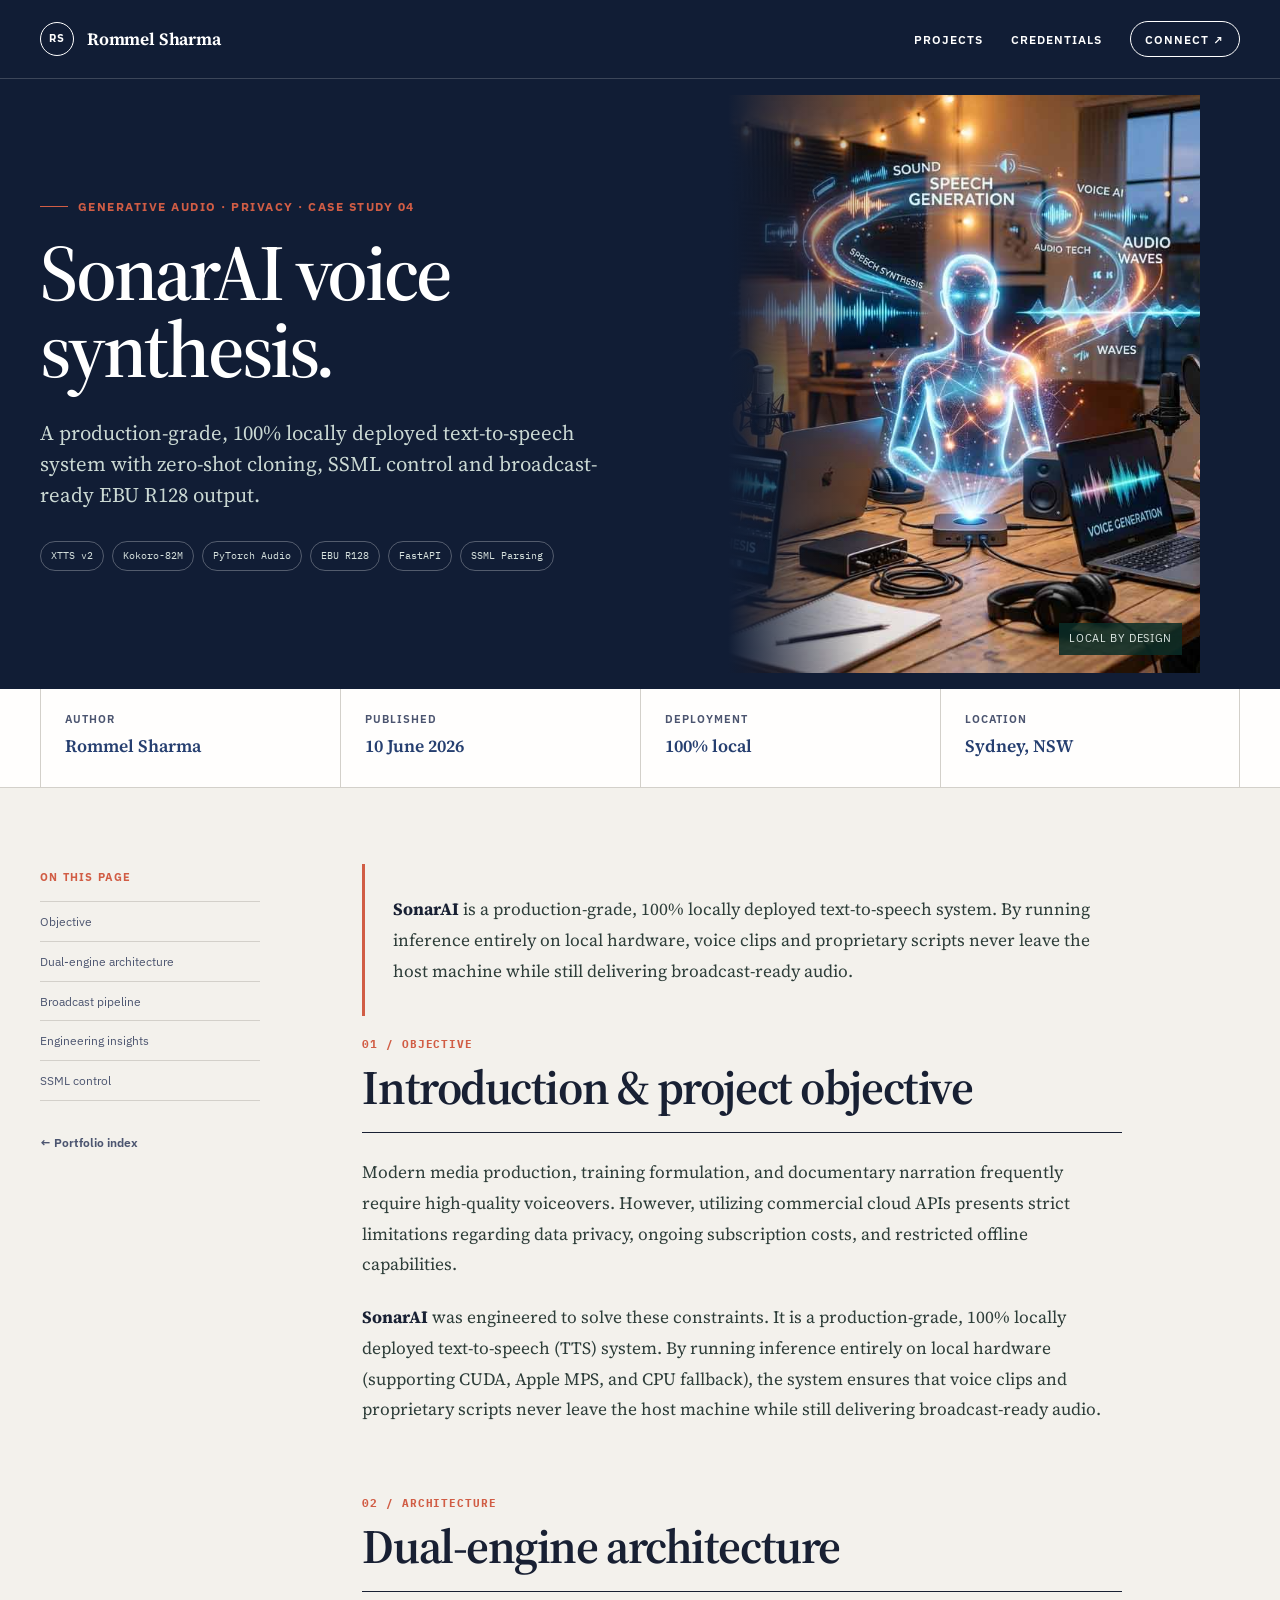
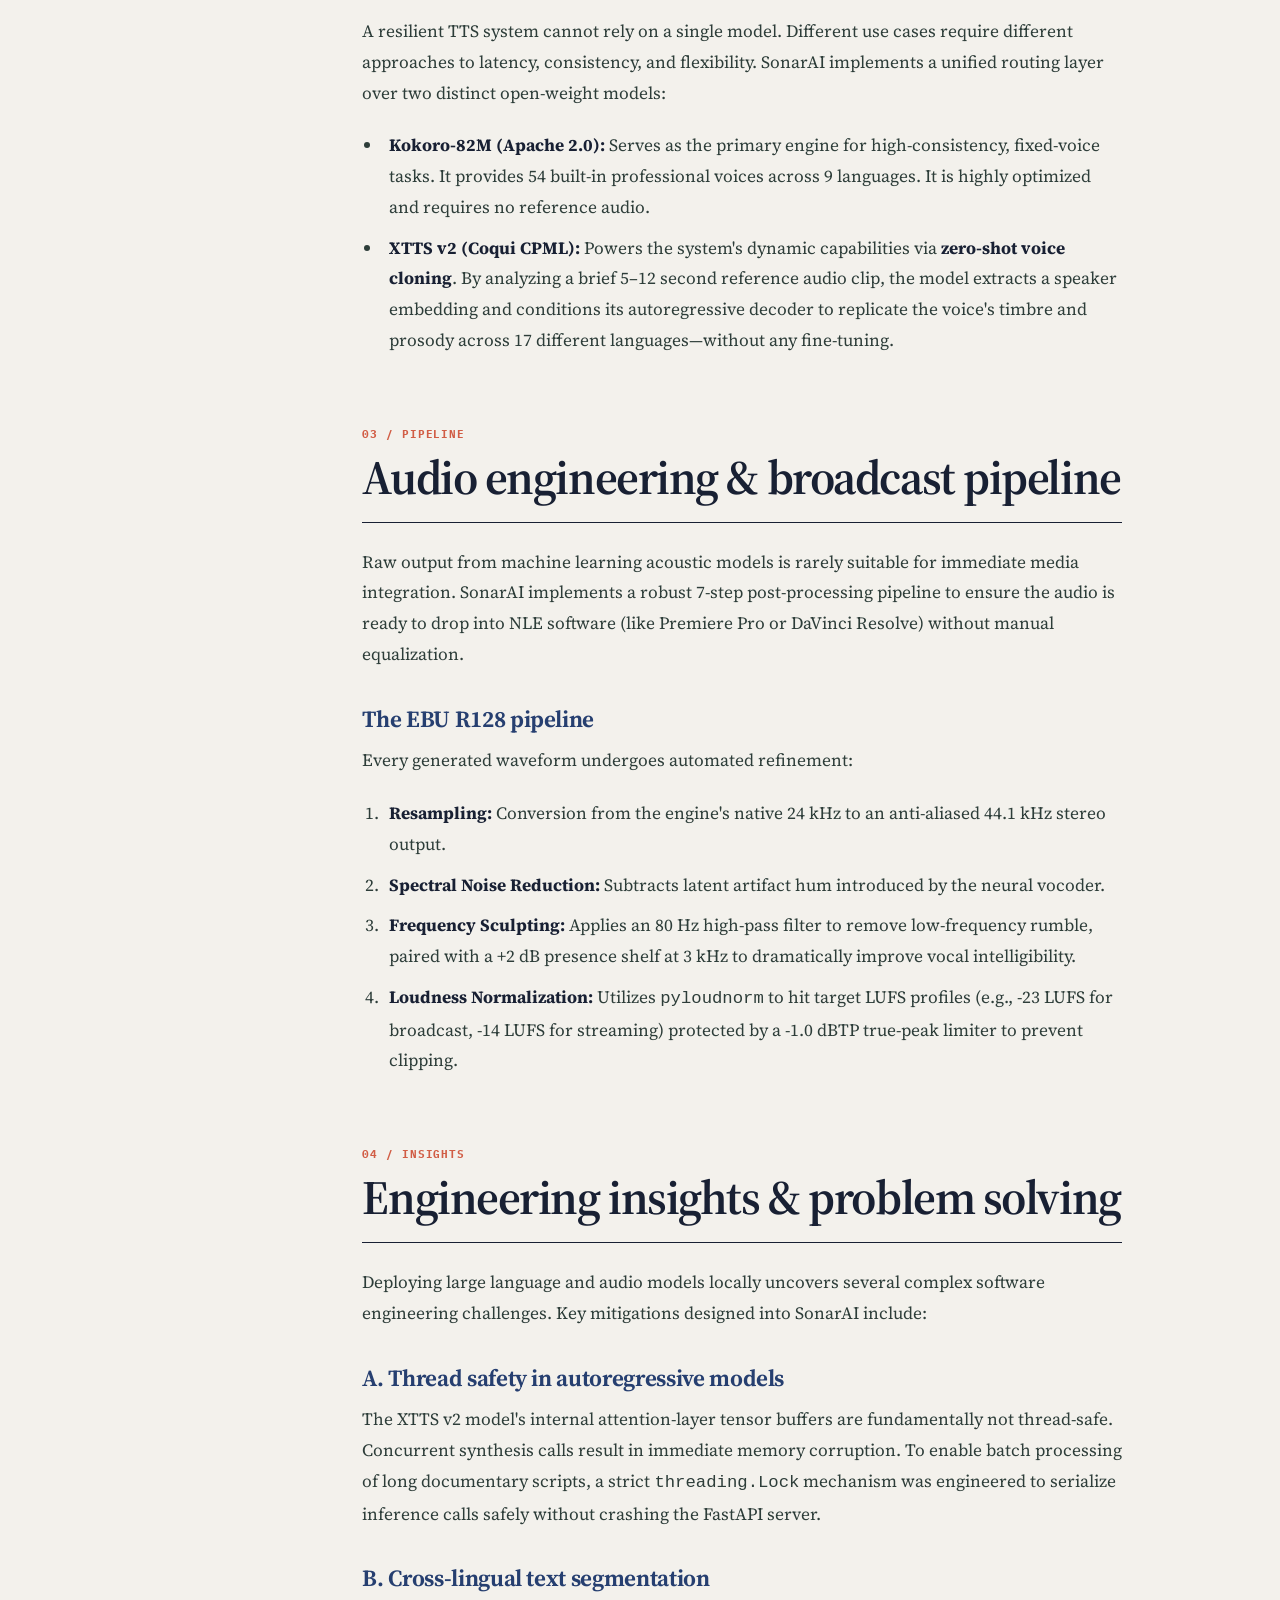
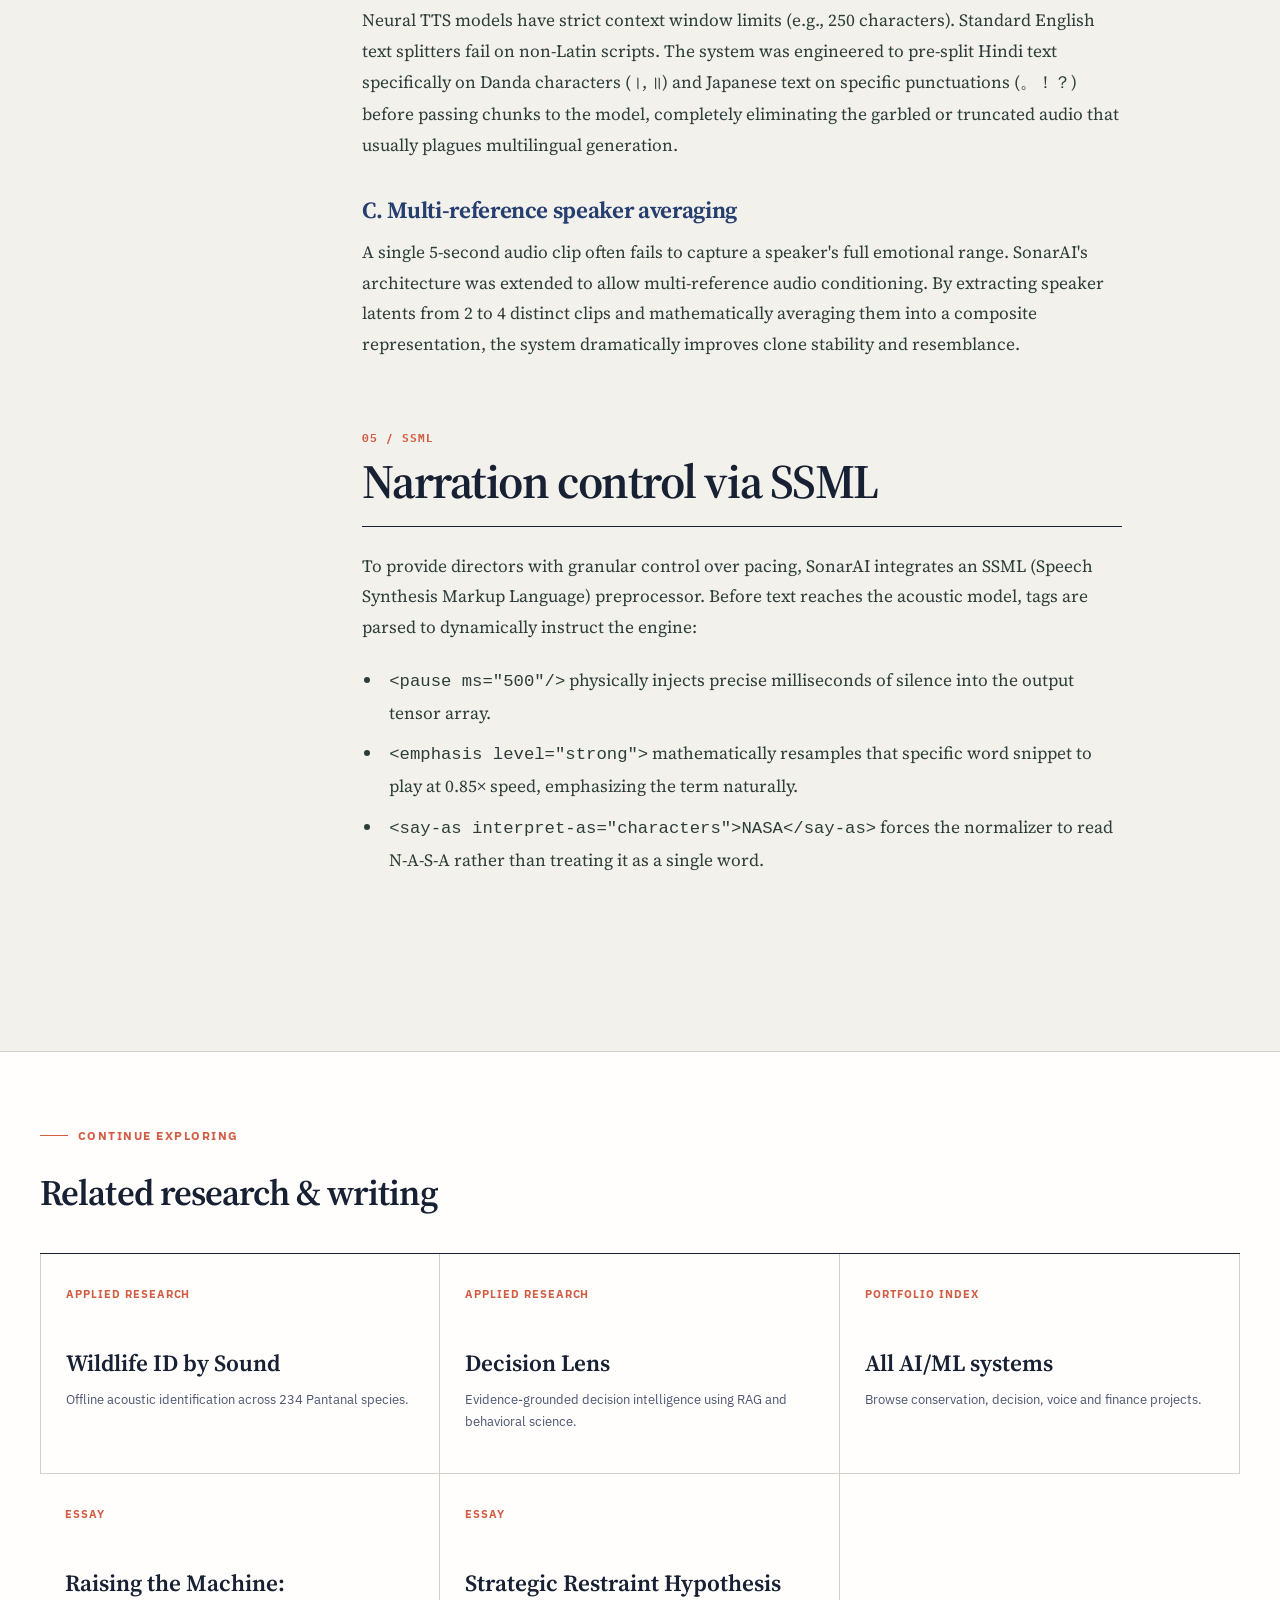
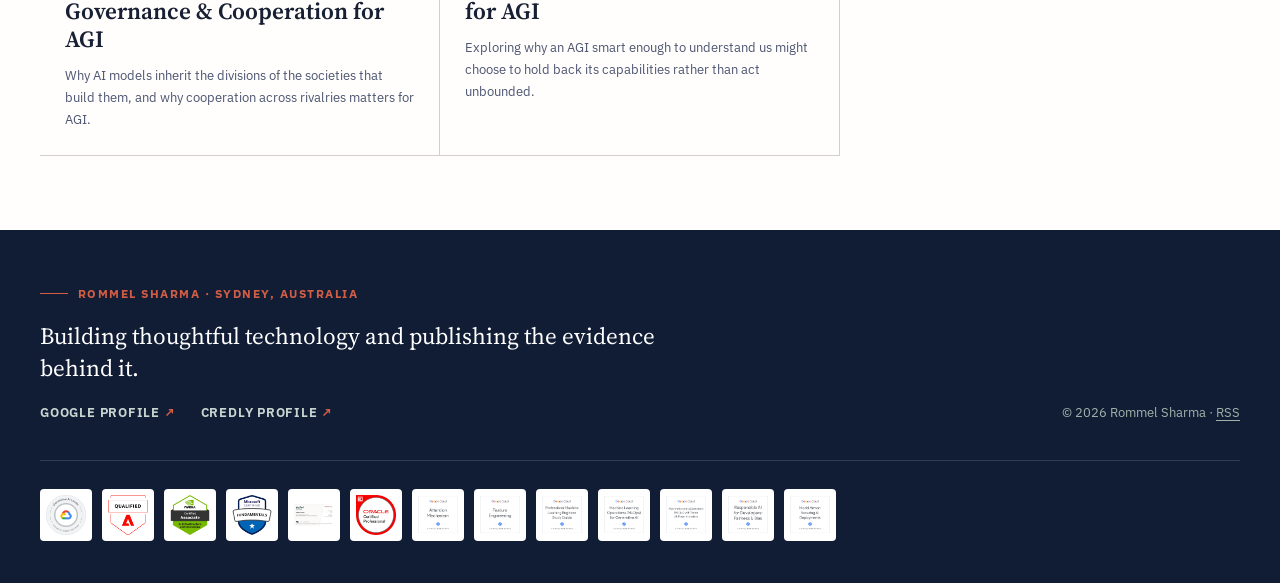
<file: projects/voice-synthesis.html>
<!doctype html>
<html lang="en-AU">
<head>
    <meta charset="utf-8">
    <meta name="viewport" content="width=device-width, initial-scale=1">
    <title>SonarAI: Voice Synthesis and Cloning | Rommel Sharma</title>
    <meta name="description" content="Privacy-preserving text-to-speech engine by Rommel Sharma. XTTS v2, Kokoro-82M models with SSML parsing and EBU R128 normalization for broadcast quality.">
    <meta name="keywords" content="Rommel Sharma, Voice Synthesis, Text-to-Speech, TTS, Voice Cloning, XTTS v2, Kokoro-82M, PyTorch Audio, MLOps Australia, EBU R128">
    <meta name="author" content="Rommel Sharma">
    <meta name="geo.region" content="AU-NSW">
    <meta name="geo.placename" content="Sydney">
    <meta name="geo.position" content="-33.8688;151.2093">
    <meta name="ICBM" content="-33.8688, 151.2093">
    <link rel="canonical" href="https://rommelsharma.github.io/projects/voice-synthesis.html">
    <link rel="alternate" type="application/rss+xml" title="Rommel Sharma — Applied AI Articles" href="https://rommelsharma.github.io/feed.xml">
    <link rel="author" href="https://rommelsharma.github.io/">
    <meta property="og:type" content="article">
    <meta property="og:title" content="SonarAI: Voice Synthesis and Zero-Shot Cloning">
    <meta property="og:description" content="Technical deep dive into SonarAI, a broadcast-quality text-to-speech engine architected by Rommel Sharma.">
    <meta property="og:url" content="https://rommelsharma.github.io/projects/voice-synthesis.html">
    <meta property="og:site_name" content="Rommel Sharma — Applied AI Portfolio">
    <meta property="og:image" content="https://rommelsharma.github.io/assets/images/tts.jpg">
    <meta property="og:image:alt" content="SonarAI voice synthesis case study">
    <meta property="og:locale" content="en_AU">
    <meta property="article:author" content="Rommel Sharma">
    <meta property="article:published_time" content="2026-06-10">
    <meta property="article:modified_time" content="2026-06-24">
    <meta property="article:section" content="Generative Audio">
    <meta name="twitter:card" content="summary_large_image">
    <meta name="twitter:title" content="SonarAI: Voice Synthesis and Zero-Shot Cloning">
    <meta name="twitter:description" content="Technical deep dive into SonarAI, a broadcast-quality text-to-speech engine architected by Rommel Sharma.">
    <meta name="twitter:image" content="https://rommelsharma.github.io/assets/images/tts.jpg">
    <link rel="preconnect" href="https://fonts.googleapis.com">
    <link rel="preconnect" href="https://fonts.gstatic.com" crossorigin>
    <link href="https://fonts.googleapis.com/css2?family=IBM+Plex+Mono:wght@400;500&amp;family=IBM+Plex+Sans:wght@400;500;600;700&amp;family=Source+Serif+4:opsz,wght@8..60,400;8..60,600;8..60,700&amp;display=swap" rel="stylesheet">
    <link rel="stylesheet" href="../css/style.css">
    <script type="application/ld+json">
    {
        "@context": "https://schema.org",
        "@graph": [
            {
                "@type": "Person",
                "@id": "https://rommelsharma.github.io/#person",
                "name": "Rommel Sharma",
                "url": "https://rommelsharma.github.io/",
                "jobTitle": "Enterprise AI Go-to-Market and Business Development Leader",
                "worksFor": { "@type": "Organization", "name": "Adobe", "url": "https://www.adobe.com/" },
                "sameAs": [
                    "https://www.linkedin.com/in/rommelsharma",
                    "https://github.com/rommelsharma",
                    "https://medium.com/@rommelsharma",
                    "https://orcid.org/0009-0005-6819-6219"
                ],
                "address": { "@type": "PostalAddress", "addressLocality": "Sydney", "addressRegion": "NSW", "addressCountry": "AU" }
            },
            {
                "@type": "TechArticle",
                "@id": "https://rommelsharma.github.io/projects/voice-synthesis.html#article",
                "headline": "SonarAI: Production-Grade Voice Synthesis and Zero-Shot Cloning",
                "description": "Technical deep dive into SonarAI, a broadcast-quality text-to-speech engine architected by Rommel Sharma.",
                "url": "https://rommelsharma.github.io/projects/voice-synthesis.html",
                "mainEntityOfPage": { "@type": "WebPage", "@id": "https://rommelsharma.github.io/projects/voice-synthesis.html" },
                "inLanguage": "en-AU",
                "datePublished": "2026-06-10",
                "dateModified": "2026-06-24",
                "keywords": ["Voice Synthesis", "Text-to-Speech", "Voice Cloning", "XTTS v2", "Kokoro-82M", "EBU R128"],
                "image": { "@type": "ImageObject", "url": "https://rommelsharma.github.io/assets/images/tts.jpg" },
                "author": { "@id": "https://rommelsharma.github.io/#person" },
                "creator": { "@id": "https://rommelsharma.github.io/#person" },
                "publisher": { "@id": "https://rommelsharma.github.io/#person" }
            },
            {
                "@type": "BreadcrumbList",
                "itemListElement": [
                    { "@type": "ListItem", "position": 1, "name": "Portfolio", "item": "https://rommelsharma.github.io/" },
                    { "@type": "ListItem", "position": 2, "name": "SonarAI Voice Synthesis", "item": "https://rommelsharma.github.io/projects/voice-synthesis.html" }
                ]
            }
        ]
    }
    </script>
</head>
<body>
    <a class="skip-link" href="#article-content">Skip to article</a>

    <header class="site-header">
        <nav class="site-nav shell" aria-label="Primary navigation">
            <a class="wordmark" href="../index.html" aria-label="Rommel Sharma, portfolio home">Rommel Sharma</a>
            <ul class="nav-links">
                <li><a href="../index.html#work">Projects</a></li>
                <li><a href="../index.html#credentials">Credentials</a></li>
                <li><a class="nav-cta" href="https://www.linkedin.com/in/rommelsharma" rel="me noopener" target="_blank">Connect ↗</a></li>
            </ul>
        </nav>
    </header>

    <main>
        <header class="project-cover">
            <div class="project-cover__inner shell">
                <div class="project-cover__copy">
                    <p class="eyebrow">Generative audio · Privacy · Case study 04</p>
                    <h1>SonarAI voice synthesis.</h1>
                    <p class="project-cover__dek">A production-grade, 100% locally deployed text-to-speech system with zero-shot cloning, SSML control and broadcast-ready EBU R128 output.</p>
                    <div class="tech-pills" aria-label="Technologies used">
                        <span class="tech-pill">XTTS v2</span>
                        <span class="tech-pill">Kokoro-82M</span>
                        <span class="tech-pill">PyTorch Audio</span>
                        <span class="tech-pill">EBU R128</span>
                        <span class="tech-pill">FastAPI</span>
                        <span class="tech-pill">SSML Parsing</span>
                    </div>
                </div>
                <figure class="project-cover__image">
                    <img src="../assets/images/tts.jpg" alt="Abstract visual representing voice synthesis and text-to-speech technology" width="1408" height="768" fetchpriority="high">
                    <figcaption class="image-caption">Local by design</figcaption>
                </figure>
            </div>
        </header>

        <section class="article-meta" aria-label="Article details">
            <div class="article-meta__inner shell">
                <div class="article-meta__item"><span>Author</span><strong>Rommel Sharma</strong></div>
                <div class="article-meta__item"><span>Published</span><strong>10 June 2026</strong></div>
                <div class="article-meta__item"><span>Deployment</span><strong>100% local</strong></div>
                <div class="article-meta__item"><span>Location</span><strong>Sydney, NSW</strong></div>
            </div>
        </section>

        <div class="article-layout shell">
            <aside class="article-toc" aria-label="On this page">
                <p class="article-toc__label">On this page</p>
                <ol>
                    <li><a href="#objective">Objective</a></li>
                    <li><a href="#architecture">Dual-engine architecture</a></li>
                    <li><a href="#pipeline">Broadcast pipeline</a></li>
                    <li><a href="#insights">Engineering insights</a></li>
                    <li><a href="#ssml">SSML control</a></li>
                </ol>
                <a class="article-toc__back" href="../index.html">← Portfolio index</a>
            </aside>

            <article class="article-body" id="article-content">
                <p class="article-lead"><strong>SonarAI</strong> is a production-grade, 100% locally deployed text-to-speech system. By running inference entirely on local hardware, voice clips and proprietary scripts never leave the host machine while still delivering broadcast-ready audio.</p>

                <section id="objective">
                    <h2><span class="section-number">01 / OBJECTIVE</span>Introduction &amp; project objective</h2>
                    <p>Modern media production, training formulation, and documentary narration frequently require high-quality voiceovers. However, utilizing commercial cloud APIs presents strict limitations regarding data privacy, ongoing subscription costs, and restricted offline capabilities.</p>
                    <p><strong>SonarAI</strong> was engineered to solve these constraints. It is a production-grade, 100% locally deployed text-to-speech (TTS) system. By running inference entirely on local hardware (supporting CUDA, Apple MPS, and CPU fallback), the system ensures that voice clips and proprietary scripts never leave the host machine while still delivering broadcast-ready audio.</p>
                </section>

                <section id="architecture">
                    <h2><span class="section-number">02 / ARCHITECTURE</span>Dual-engine architecture</h2>
                    <p>A resilient TTS system cannot rely on a single model. Different use cases require different approaches to latency, consistency, and flexibility. SonarAI implements a unified routing layer over two distinct open-weight models:</p>
                    <ul>
                        <li><strong>Kokoro-82M (Apache 2.0):</strong> Serves as the primary engine for high-consistency, fixed-voice tasks. It provides 54 built-in professional voices across 9 languages. It is highly optimized and requires no reference audio.</li>
                        <li><strong>XTTS v2 (Coqui CPML):</strong> Powers the system's dynamic capabilities via <strong>zero-shot voice cloning</strong>. By analyzing a brief 5–12 second reference audio clip, the model extracts a speaker embedding and conditions its autoregressive decoder to replicate the voice's timbre and prosody across 17 different languages—without any fine-tuning.</li>
                    </ul>
                </section>

                <section id="pipeline">
                    <h2><span class="section-number">03 / PIPELINE</span>Audio engineering &amp; broadcast pipeline</h2>
                    <p>Raw output from machine learning acoustic models is rarely suitable for immediate media integration. SonarAI implements a robust 7-step post-processing pipeline to ensure the audio is ready to drop into NLE software (like Premiere Pro or DaVinci Resolve) without manual equalization.</p>

                    <h3>The EBU R128 pipeline</h3>
                    <p>Every generated waveform undergoes automated refinement:</p>
                    <ol>
                        <li><strong>Resampling:</strong> Conversion from the engine's native 24 kHz to an anti-aliased 44.1 kHz stereo output.</li>
                        <li><strong>Spectral Noise Reduction:</strong> Subtracts latent artifact hum introduced by the neural vocoder.</li>
                        <li><strong>Frequency Sculpting:</strong> Applies an 80 Hz high-pass filter to remove low-frequency rumble, paired with a +2 dB presence shelf at 3 kHz to dramatically improve vocal intelligibility.</li>
                        <li><strong>Loudness Normalization:</strong> Utilizes <code>pyloudnorm</code> to hit target LUFS profiles (e.g., -23 LUFS for broadcast, -14 LUFS for streaming) protected by a -1.0 dBTP true-peak limiter to prevent clipping.</li>
                    </ol>
                </section>

                <section id="insights">
                    <h2><span class="section-number">04 / INSIGHTS</span>Engineering insights &amp; problem solving</h2>
                    <p>Deploying large language and audio models locally uncovers several complex software engineering challenges. Key mitigations designed into SonarAI include:</p>

                    <h3>A. Thread safety in autoregressive models</h3>
                    <p>The XTTS v2 model's internal attention-layer tensor buffers are fundamentally not thread-safe. Concurrent synthesis calls result in immediate memory corruption. To enable batch processing of long documentary scripts, a strict <code>threading.Lock</code> mechanism was engineered to serialize inference calls safely without crashing the FastAPI server.</p>

                    <h3>B. Cross-lingual text segmentation</h3>
                    <p>Neural TTS models have strict context window limits (e.g., 250 characters). Standard English text splitters fail on non-Latin scripts. The system was engineered to pre-split Hindi text specifically on Danda characters (<code>।</code>, <code>॥</code>) and Japanese text on specific punctuations (<code>。！？</code>) before passing chunks to the model, completely eliminating the garbled or truncated audio that usually plagues multilingual generation.</p>

                    <h3>C. Multi-reference speaker averaging</h3>
                    <p>A single 5-second audio clip often fails to capture a speaker's full emotional range. SonarAI's architecture was extended to allow multi-reference audio conditioning. By extracting speaker latents from 2 to 4 distinct clips and mathematically averaging them into a composite representation, the system dramatically improves clone stability and resemblance.</p>
                </section>

                <section id="ssml">
                    <h2><span class="section-number">05 / SSML</span>Narration control via SSML</h2>
                    <p>To provide directors with granular control over pacing, SonarAI integrates an SSML (Speech Synthesis Markup Language) preprocessor. Before text reaches the acoustic model, tags are parsed to dynamically instruct the engine:</p>
                    <ul>
                        <li><code>&lt;pause ms="500"/&gt;</code> physically injects precise milliseconds of silence into the output tensor array.</li>
                        <li><code>&lt;emphasis level="strong"&gt;</code> mathematically resamples that specific word snippet to play at 0.85× speed, emphasizing the term naturally.</li>
                        <li><code>&lt;say-as interpret-as="characters"&gt;NASA&lt;/say-as&gt;</code> forces the normalizer to read N-A-S-A rather than treating it as a single word.</li>
                    </ul>
                </section>
            </article>
        </div>

        <section class="article-related" aria-labelledby="related-title">
            <div class="shell">
                <p class="eyebrow">Continue exploring</p>
                <h2 id="related-title">Related research &amp; writing</h2>
                <div class="related-grid">
                    <a class="related-card" href="bio-acoustics.html">
                        <span>Applied research</span>
                        <h3>Wildlife ID by Sound</h3>
                        <p>Offline acoustic identification across 234 Pantanal species.</p>
                    </a>
                    <a class="related-card" href="decision-lens.html">
                        <span>Applied research</span>
                        <h3>Decision Lens</h3>
                        <p>Evidence-grounded decision intelligence using RAG and behavioral science.</p>
                    </a>
                    <a class="related-card" href="../index.html#work">
                        <span>Portfolio index</span>
                        <h3>All AI/ML systems</h3>
                        <p>Browse conservation, decision, voice and finance projects.</p>
                    </a>
                    <a class="related-card" href="https://www.linkedin.com/pulse/predicament-predictors-part-3-rommel-sharma-k9pvc/" target="_blank" rel="noopener noreferrer">
                        <span>Essay</span>
                        <h3>Raising the Machine: Governance &amp; Cooperation for AGI</h3>
                        <p>Why AI models inherit the divisions of the societies that build them, and why cooperation across rivalries matters for AGI.</p>
                    </a>
                    <a class="related-card" href="https://medium.com/ai-in-plain-english/strategic-restraint-hypothesis-for-agi-8bb10bf0caf8" target="_blank" rel="noopener noreferrer">
                        <span>Essay</span>
                        <h3>Strategic Restraint Hypothesis for AGI</h3>
                        <p>Exploring why an AGI smart enough to understand us might choose to hold back its capabilities rather than act unbounded.</p>
                    </a>
                </div>
            </div>
        </section>
    </main>

    <footer class="site-footer">
        <div class="site-footer__inner shell">
            <div>
                <p class="eyebrow">Rommel Sharma · Sydney, Australia</p>
                <p class="site-footer__statement">Building thoughtful technology and publishing the evidence behind it.</p>
                <div class="site-footer__links">
                    <a class="text-link" href="https://www.skills.google/public_profiles/a8728b82-b98c-4e37-a9f4-f9b77782fb30" target="_blank" rel="noopener noreferrer">Google profile</a>
                    <a class="text-link" href="https://www.credly.com/users/rommel-sharma" target="_blank" rel="me noopener noreferrer">Credly profile</a>
                </div>
            </div>
            <small>© 2026 Rommel Sharma · <a href="../feed.xml">RSS</a></small>
        </div>
        <div class="cert-rail shell" id="cert-rail" aria-label="Certifications and badges"></div>
        <script src="../assets/js/cert-rail.js" defer></script>
    </footer>
</body>
</html>
</file>
<file: css/style.css>
/*
 * Rommel Sharma — Research Portfolio theme
 * Editorial indigo design system for index and project pages.
 */

:root {
    --ink: #182033;
    --ink-soft: #4c5570;
    --paper: #f3f1ec;
    --paper-deep: #e5e2db;
    --surface: #fffefd;
    --forest: #263f70;
    --forest-deep: #111d35;
    --sage: #9aa9c4;
    --amber: #d15d45;
    --amber-soft: #f2ddd7;
    --line: #d3d0ca;
    --white: #ffffff;
    --success: #2d706a;
    --serif: "Source Serif 4", Georgia, "Times New Roman", serif;
    --sans: "IBM Plex Sans", -apple-system, BlinkMacSystemFont, "Segoe UI", sans-serif;
    --mono: "IBM Plex Mono", "SFMono-Regular", Consolas, monospace;
    --content: 1200px;
    --reading: 760px;
    --radius-sm: 6px;
    --radius-md: 14px;
    --shadow: 0 18px 50px rgba(20, 30, 56, 0.1);
}

*,
*::before,
*::after {
    box-sizing: border-box;
}

html {
    scroll-behavior: smooth;
}

body {
    margin: 0;
    background: var(--paper);
    color: var(--ink);
    font-family: var(--sans);
    font-size: 16px;
    line-height: 1.65;
    text-rendering: optimizeLegibility;
}

img {
    display: block;
    max-width: 100%;
}

a {
    color: inherit;
    text-decoration-thickness: 1px;
    text-underline-offset: 0.2em;
}

a:hover {
    color: var(--amber);
}

:focus-visible {
    outline: 3px solid var(--amber);
    outline-offset: 4px;
}

.skip-link {
    position: fixed;
    top: 10px;
    left: 10px;
    z-index: 100;
    padding: 10px 16px;
    background: var(--ink);
    color: var(--white);
    transform: translateY(-150%);
}

.skip-link:focus {
    transform: translateY(0);
}

.shell {
    width: min(calc(100% - 40px), var(--content));
    margin-inline: auto;
}

.site-header {
    border-bottom: 1px solid rgba(255, 255, 255, 0.18);
    background: var(--forest-deep);
    color: var(--white);
}

.site-header--light {
    border-bottom-color: var(--line);
    background: var(--paper);
    color: var(--ink);
}

.site-nav {
    min-height: 78px;
    display: flex;
    align-items: center;
    justify-content: space-between;
    gap: 28px;
}

.wordmark {
    display: inline-flex;
    align-items: center;
    gap: 13px;
    color: inherit;
    font-family: var(--serif);
    font-size: 1.08rem;
    font-weight: 650;
    letter-spacing: -0.01em;
    text-decoration: none;
}

.wordmark::before {
    content: "RS";
    display: grid;
    width: 34px;
    height: 34px;
    place-items: center;
    border: 1px solid currentColor;
    border-radius: 50%;
    font-family: var(--sans);
    font-size: 0.66rem;
    font-weight: 700;
    letter-spacing: 0.08em;
}

.nav-links {
    display: flex;
    align-items: center;
    gap: 28px;
    margin: 0;
    padding: 0;
    list-style: none;
    font-size: 0.78rem;
    font-weight: 600;
    letter-spacing: 0.08em;
    text-transform: uppercase;
}

.nav-links a {
    text-decoration: none;
}

.nav-cta {
    padding: 9px 14px;
    border: 1px solid currentColor;
    border-radius: 999px;
}

.eyebrow {
    display: flex;
    align-items: center;
    gap: 10px;
    margin: 0 0 18px;
    color: var(--amber);
    font-size: 0.72rem;
    font-weight: 700;
    letter-spacing: 0.13em;
    text-transform: uppercase;
}

.eyebrow::before {
    content: "";
    width: 28px;
    height: 1px;
    background: currentColor;
}

.portfolio-hero {
    overflow: hidden;
    background: var(--forest-deep);
    color: var(--white);
}

.portfolio-hero__inner {
    display: grid;
    min-height: 590px;
    grid-template-columns: minmax(0, 1.22fr) minmax(330px, 0.78fr);
    align-items: stretch;
}

.portfolio-hero__copy {
    display: flex;
    flex-direction: column;
    justify-content: center;
    padding: 76px 9vw 76px 0;
}

.portfolio-hero h1,
.project-cover h1 {
    margin: 0;
    font-family: var(--serif);
    font-weight: 600;
    letter-spacing: -0.04em;
    line-height: 0.98;
}

.portfolio-hero h1 {
    max-width: 780px;
    font-size: clamp(3.4rem, 7vw, 6.9rem);
}

.portfolio-hero__dek {
    max-width: 700px;
    margin: 30px 0 0;
    color: #c9d7d1;
    font-family: var(--serif);
    font-size: clamp(1.15rem, 2vw, 1.4rem);
    line-height: 1.55;
}

.portfolio-hero__links {
    display: flex;
    flex-wrap: wrap;
    gap: 22px;
    margin-top: 34px;
}

.text-link {
    color: inherit;
    font-size: 0.82rem;
    font-weight: 650;
    letter-spacing: 0.06em;
    text-decoration: none;
    text-transform: uppercase;
}

.text-link::after {
    content: " ↗";
    color: var(--amber);
}

.portfolio-hero__visual {
    position: relative;
    min-height: 430px;
}

.portfolio-hero__visual img {
    width: 100%;
    height: 100%;
    object-fit: cover;
    filter: saturate(0.78) contrast(1.05);
}

.portfolio-hero__visual::after,
.project-cover__image::after {
    content: "";
    position: absolute;
    inset: 0;
    background: linear-gradient(90deg, var(--forest-deep), transparent 30%);
    pointer-events: none;
}

.image-caption {
    position: absolute;
    right: 18px;
    bottom: 18px;
    z-index: 1;
    margin: 0;
    padding: 7px 10px;
    background: rgba(11, 45, 39, 0.86);
    color: #dfe8e4;
    font-size: 0.68rem;
    letter-spacing: 0.06em;
    text-transform: uppercase;
}

.signal-bar {
    border-bottom: 1px solid var(--line);
    background: var(--surface);
}

.signal-bar__inner {
    display: grid;
    grid-template-columns: repeat(3, 1fr);
}

.signal {
    padding: 26px 30px;
    border-left: 1px solid var(--line);
}

.signal:last-child {
    border-right: 1px solid var(--line);
}

.signal strong {
    display: block;
    color: var(--forest);
    font-family: var(--serif);
    font-size: 1.8rem;
    font-weight: 650;
    line-height: 1.1;
}

.signal span {
    display: block;
    margin-top: 5px;
    color: var(--ink-soft);
    font-size: 0.74rem;
    letter-spacing: 0.07em;
    text-transform: uppercase;
}

.section-block {
    padding: 92px 0;
}

.section-block--surface {
    border-block: 1px solid var(--line);
    background: var(--surface);
}

.section-heading {
    display: grid;
    grid-template-columns: minmax(240px, 0.72fr) minmax(300px, 1.28fr);
    gap: 64px;
    align-items: end;
    margin-bottom: 48px;
}

.section-heading h2 {
    margin: 0;
    font-family: var(--serif);
    font-size: clamp(2.3rem, 4.5vw, 4.25rem);
    font-weight: 600;
    letter-spacing: -0.035em;
    line-height: 1;
}

.section-heading p {
    max-width: 650px;
    margin: 0;
    color: var(--ink-soft);
    font-size: 1.02rem;
}

.project-list {
    border-top: 1px solid var(--ink);
}

.project-row {
    display: grid;
    grid-template-columns: 66px minmax(190px, 0.8fr) minmax(300px, 1.35fr) 28px;
    gap: 28px;
    align-items: start;
    padding: 30px 8px;
    border-bottom: 1px solid var(--line);
    text-decoration: none;
    transition: background 180ms ease, padding 180ms ease;
}

.project-row:hover {
    padding-inline: 18px;
    background: var(--surface);
    color: var(--ink);
}

.project-row__index {
    color: var(--amber);
    font-family: var(--mono);
    font-size: 0.74rem;
}

.project-row h3 {
    margin: 0;
    font-family: var(--serif);
    font-size: clamp(1.35rem, 2.5vw, 1.8rem);
    font-weight: 620;
    letter-spacing: -0.02em;
    line-height: 1.15;
}

.project-row__summary {
    margin: 0 0 12px;
    color: var(--ink-soft);
    font-size: 0.93rem;
    line-height: 1.55;
}

.project-row__tech {
    color: var(--forest);
    font-family: var(--mono);
    font-size: 0.68rem;
    line-height: 1.6;
}

.project-row__arrow {
    color: var(--amber);
    font-size: 1.35rem;
    line-height: 1;
}

.publication-grid {
    display: grid;
    grid-template-columns: repeat(12, 1fr);
    border-top: 1px solid var(--ink);
}

.publication-card {
    grid-column: span 4;
    min-height: 265px;
    padding: 24px;
    border-right: 1px solid var(--line);
    border-bottom: 1px solid var(--line);
    background: var(--surface);
    text-decoration: none;
    display: flex;
    flex-direction: column;
}

.publication-card:nth-child(3n + 1) {
    border-left: 1px solid var(--line);
}

.publication-card:hover {
    background: var(--amber-soft);
    color: var(--ink);
}

.publication-card__type {
    color: var(--amber);
    font-size: 0.7rem;
    font-weight: 700;
    letter-spacing: 0.1em;
    text-transform: uppercase;
}

.publication-card h3 {
    margin: 35px 0 12px;
    font-family: var(--serif);
    font-size: 1.55rem;
    font-weight: 620;
    letter-spacing: -0.02em;
    line-height: 1.18;
}

.publication-card p {
    margin: 0 0 auto 0;
    color: var(--ink-soft);
    font-size: 0.87rem;
    line-height: 1.5;
}

.publication-card__source {
    display: block;
    margin-top: 16px;
    color: var(--forest);
    font-size: 0.75rem;
    font-weight: 650;
}

.credentials {
    display: grid;
    grid-template-columns: 0.72fr 1.28fr;
    gap: 70px;
    align-items: start;
}

.credentials h2 {
    margin: 0;
    font-family: var(--serif);
    font-size: clamp(2.2rem, 4vw, 3.7rem);
    font-weight: 600;
    letter-spacing: -0.035em;
    line-height: 1.05;
}

.credentials__copy {
    margin: 22px 0;
    color: var(--ink-soft);
}

.credential-links {
    display: flex;
    flex-wrap: wrap;
    gap: 14px 24px;
}

.credential-grid {
    display: grid;
    grid-template-columns: repeat(4, 1fr);
    gap: 10px;
}

.credential {
    display: grid;
    aspect-ratio: 1 / 1;
    place-items: center;
    padding: 10px;
    border: 1px solid var(--line);
    background: var(--white);
}

.credential img {
    max-width: 100%;
    max-height: 100%;
    object-fit: contain;
}

.site-footer {
    padding: 54px 0;
    background: var(--forest-deep);
    color: #c8d5d0;
}

.site-footer__inner {
    display: flex;
    justify-content: space-between;
    gap: 30px;
    align-items: end;
}

.site-footer__statement {
    max-width: 630px;
    margin: 10px 0 0;
    color: var(--white);
    font-family: var(--serif);
    font-size: 1.45rem;
    line-height: 1.35;
}

.site-footer__links {
    display: flex;
    gap: 24px;
    margin-top: 18px;
}

.site-footer small {
    color: #9fb2ab;
}

.cert-rail {
    display: flex;
    flex-wrap: wrap;
    align-items: center;
    gap: 10px;
    margin-top: 36px;
    padding-top: 28px;
    border-top: 1px solid rgba(255, 255, 255, 0.14);
}

.cert-rail__item {
    display: grid;
    place-items: center;
    flex: 0 0 auto;
    width: 52px;
    height: 52px;
    padding: 6px;
    background: var(--white);
    border-radius: 4px;
}

.cert-rail__item img {
    max-width: 100%;
    max-height: 100%;
    object-fit: contain;
}

/* Project article */
.project-cover {
    background: var(--forest-deep);
    color: var(--white);
}

.project-cover__inner {
    display: grid;
    min-height: 610px;
    grid-template-columns: minmax(0, 1.08fr) minmax(360px, 0.92fr);
}

.project-cover__inner--single {
    grid-template-columns: minmax(0, 1fr);
    min-height: 460px;
}

.project-cover__copy {
    display: flex;
    flex-direction: column;
    justify-content: center;
    padding: 68px 7vw 68px 0;
}

.project-cover__inner--single .project-cover__copy {
    max-width: 900px;
}

.project-cover h1 {
    max-width: 720px;
    font-size: clamp(3.1rem, 6.2vw, 6rem);
}

.project-cover__dek {
    max-width: 670px;
    margin: 28px 0 0;
    color: #cad8d3;
    font-family: var(--serif);
    font-size: 1.3rem;
    line-height: 1.5;
}

.project-cover__image {
    position: relative;
    min-height: 400px;
}

.project-cover__image img {
    width: 100%;
    height: 100%;
    object-fit: cover;
}

.article-meta {
    border-bottom: 1px solid var(--line);
    background: var(--surface);
}

.article-meta__inner {
    display: grid;
    grid-template-columns: repeat(4, 1fr);
}

.article-meta__item {
    min-height: 98px;
    padding: 22px 24px;
    border-left: 1px solid var(--line);
}

.article-meta__item:last-child {
    border-right: 1px solid var(--line);
}

.article-meta__item span {
    display: block;
    color: var(--ink-soft);
    font-size: 0.66rem;
    font-weight: 650;
    letter-spacing: 0.09em;
    text-transform: uppercase;
}

.article-meta__item strong {
    display: block;
    margin-top: 4px;
    color: var(--forest);
    font-family: var(--serif);
    font-size: 1.1rem;
    font-weight: 620;
}

.article-layout {
    display: grid;
    grid-template-columns: 220px minmax(0, var(--reading));
    gap: clamp(54px, 8vw, 118px);
    align-items: start;
    padding-top: 76px;
    padding-bottom: 104px;
}

.article-toc {
    position: sticky;
    top: 28px;
    padding-top: 5px;
}

.article-toc__label {
    margin: 0 0 14px;
    color: var(--amber);
    font-size: 0.68rem;
    font-weight: 700;
    letter-spacing: 0.11em;
    text-transform: uppercase;
}

.article-toc ol {
    margin: 0;
    padding: 0;
    border-top: 1px solid var(--line);
    list-style: none;
}

.article-toc li {
    border-bottom: 1px solid var(--line);
}

.article-toc a {
    display: block;
    padding: 11px 0;
    color: var(--ink-soft);
    font-size: 0.78rem;
    line-height: 1.35;
    text-decoration: none;
}

.article-toc a:hover {
    color: var(--amber);
}

.article-toc__back {
    display: inline-block;
    margin-top: 22px;
    color: var(--forest);
    font-size: 0.76rem;
    font-weight: 650;
    text-decoration: none;
}

.article-body {
    min-width: 0;
}

.article-body section {
    margin-bottom: 72px;
    scroll-margin-top: 28px;
}

.article-body h2 {
    margin: 0 0 24px;
    padding-bottom: 18px;
    border-bottom: 1px solid var(--ink);
    font-family: var(--serif);
    font-size: clamp(2rem, 4vw, 3rem);
    font-weight: 620;
    letter-spacing: -0.03em;
    line-height: 1.08;
}

.article-body h2 .section-number {
    display: block;
    margin-bottom: 12px;
    color: var(--amber);
    font-family: var(--mono);
    font-size: 0.7rem;
    letter-spacing: 0.08em;
}

.article-body h3 {
    margin: 36px 0 12px;
    color: var(--forest);
    font-family: var(--serif);
    font-size: 1.45rem;
    font-weight: 650;
    letter-spacing: -0.015em;
    line-height: 1.2;
}

.article-body p,
.article-body li {
    color: #2d3d39;
    font-family: var(--serif);
    font-size: 1.08rem;
    line-height: 1.78;
}

.article-body p {
    margin: 0 0 22px;
}

.article-body ul,
.article-body ol {
    margin: 0 0 26px;
    padding-left: 1.3em;
}

.article-body li {
    margin-bottom: 10px;
    padding-left: 6px;
}

.article-body strong {
    color: var(--ink);
    font-weight: 700;
}

.article-body figure {
    margin: 34px 0;
}

.article-body figure img {
    width: 100%;
    border: 1px solid var(--line);
}

.article-body figcaption {
    margin-top: 10px;
    color: var(--ink-soft);
    font-family: var(--mono);
    font-size: 0.68rem;
    letter-spacing: 0.06em;
    text-transform: uppercase;
}

.article-lead {
    margin-bottom: 68px;
    padding: 30px 0 30px 28px;
    border-left: 3px solid var(--amber);
    color: var(--forest);
    font-family: var(--serif);
    font-size: 1.4rem;
    line-height: 1.55;
}

.tech-pills {
    display: flex;
    flex-wrap: wrap;
    gap: 8px;
    margin-top: 30px;
}

.tech-pill {
    padding: 6px 10px;
    border: 1px solid rgba(255, 255, 255, 0.28);
    border-radius: 999px;
    color: #d7e2de;
    font-family: var(--mono);
    font-size: 0.64rem;
}

.callout {
    margin: 34px 0;
    padding: 26px 28px;
    border: 1px solid #c9bca9;
    border-left: 4px solid var(--amber);
    background: var(--amber-soft);
}

.callout__label {
    display: block;
    margin-bottom: 7px;
    color: var(--amber);
    font-family: var(--sans);
    font-size: 0.67rem;
    font-weight: 750;
    letter-spacing: 0.1em;
    text-transform: uppercase;
}

.callout p:last-child {
    margin-bottom: 0;
}

.architecture {
    overflow-x: auto;
    margin: 28px 0;
    padding: 22px 24px;
    border: 1px solid var(--line);
    background: var(--forest-deep);
    color: #e6eee9;
    font-family: var(--mono);
    font-size: 0.77rem;
    line-height: 1.7;
}

.table-wrap {
    overflow-x: auto;
    margin: 30px 0;
    border-top: 2px solid var(--ink);
    border-bottom: 1px solid var(--ink);
}

.research-table {
    width: 100%;
    border-collapse: collapse;
    font-size: 0.8rem;
}

.research-table th,
.research-table td {
    padding: 15px 12px;
    border-bottom: 1px solid var(--line);
    text-align: left;
    vertical-align: top;
}

.research-table th {
    color: var(--ink-soft);
    font-size: 0.65rem;
    letter-spacing: 0.07em;
    text-transform: uppercase;
}

.research-table tbody tr:last-child td {
    border-bottom: 0;
}

.research-table .champion {
    color: var(--success);
    font-weight: 750;
}

.metric-grid {
    display: grid;
    grid-template-columns: repeat(3, 1fr);
    gap: 10px;
    margin: 32px 0;
}

.metric-card {
    padding: 22px 18px;
    border: 1px solid var(--line);
    background: var(--surface);
}

.metric-card strong {
    display: block;
    color: var(--forest);
    font-family: var(--serif);
    font-size: 2rem;
    line-height: 1;
}

.metric-card span {
    display: block;
    margin-top: 8px;
    color: var(--ink-soft);
    font-size: 0.7rem;
    line-height: 1.35;
}

.article-related {
    padding: 74px 0;
    border-top: 1px solid var(--line);
    background: var(--surface);
}

.article-related h2 {
    margin: 0 0 30px;
    font-family: var(--serif);
    font-size: 2.25rem;
    font-weight: 620;
    letter-spacing: -0.025em;
}

.related-grid {
    display: grid;
    grid-template-columns: repeat(3, 1fr);
    border-top: 1px solid var(--ink);
}

.related-card {
    min-height: 220px;
    padding: 25px;
    border-right: 1px solid var(--line);
    border-bottom: 1px solid var(--line);
    text-decoration: none;
}

.related-card:first-child {
    border-left: 1px solid var(--line);
}

.related-card:hover {
    background: var(--amber-soft);
    color: var(--ink);
}

.related-card span {
    color: var(--amber);
    font-size: 0.67rem;
    font-weight: 700;
    letter-spacing: 0.09em;
    text-transform: uppercase;
}

.related-card h3 {
    margin: 45px 0 10px;
    font-family: var(--serif);
    font-size: 1.45rem;
    font-weight: 620;
    line-height: 1.2;
}

.related-card p {
    margin: 0;
    color: var(--ink-soft);
    font-size: 0.84rem;
}

@media (max-width: 900px) {
    .portfolio-hero__inner,
    .project-cover__inner {
        grid-template-columns: 1fr;
    }

    .portfolio-hero__copy,
    .project-cover__copy {
        padding: 68px 0;
    }

    .portfolio-hero__visual,
    .project-cover__image {
        min-height: 420px;
        margin-inline: -20px;
    }

    .portfolio-hero__visual::after,
    .project-cover__image::after {
        background: linear-gradient(180deg, var(--forest-deep), transparent 24%);
    }

    .section-heading,
    .credentials {
        grid-template-columns: 1fr;
        gap: 24px;
    }

    .project-row {
        grid-template-columns: 45px 0.8fr 1.25fr 20px;
        gap: 18px;
    }

    .publication-card {
        grid-column: span 6;
    }

    .publication-card:nth-child(3n + 1) {
        border-left: 0;
    }

    .publication-card:nth-child(odd) {
        border-left: 1px solid var(--line);
    }

    .credential-grid {
        grid-template-columns: repeat(3, 1fr);
    }

    .article-layout {
        grid-template-columns: 1fr;
    }

    .article-toc {
        position: static;
        display: none;
    }
}

@media (max-width: 640px) {
    .shell {
        width: min(calc(100% - 28px), var(--content));
    }

    .site-nav {
        min-height: 68px;
    }

    .nav-links li:not(:last-child) {
        display: none;
    }

    .portfolio-hero h1,
    .project-cover h1 {
        font-size: clamp(2.7rem, 15vw, 4rem);
    }

    .portfolio-hero__visual,
    .project-cover__image {
        margin-inline: -14px;
        min-height: 330px;
    }

    .signal-bar__inner {
        grid-template-columns: 1fr;
    }

    .signal,
    .signal:last-child {
        border-right: 1px solid var(--line);
        border-bottom: 1px solid var(--line);
    }

    .section-block {
        padding: 64px 0;
    }

    .project-row {
        grid-template-columns: 34px 1fr 18px;
        gap: 12px;
        padding: 24px 0;
    }

    .project-row__detail {
        grid-column: 2 / 4;
    }

    .publication-grid {
        display: block;
    }

    .publication-card,
    .publication-card:nth-child(3n + 1) {
        display: block;
        min-height: 260px;
        border-left: 1px solid var(--line);
    }

    .credential-grid {
        grid-template-columns: repeat(2, 1fr);
    }

    .site-footer__inner {
        display: block;
    }

    .site-footer small {
        display: block;
        margin-top: 28px;
    }

    .cert-rail {
        justify-content: center;
        margin-top: 28px;
        padding-top: 24px;
    }

    .cert-rail__item {
        width: 44px;
        height: 44px;
    }

    .article-meta__inner {
        grid-template-columns: repeat(2, 1fr);
    }

    .article-meta__item:nth-child(3) {
        border-top: 1px solid var(--line);
    }

    .article-meta__item:nth-child(4) {
        border-top: 1px solid var(--line);
        border-right: 1px solid var(--line);
    }

    .article-layout {
        padding-top: 54px;
        padding-bottom: 70px;
    }

    .article-body p,
    .article-body li {
        font-size: 1.02rem;
    }

    .metric-grid,
    .related-grid {
        grid-template-columns: 1fr;
    }

    .related-card,
    .related-card:first-child {
        border-left: 1px solid var(--line);
    }
}

@media (prefers-reduced-motion: reduce) {
    html {
        scroll-behavior: auto;
    }

    *,
    *::before,
    *::after {
        transition-duration: 0.01ms !important;
    }
}

@media print {
    .site-header,
    .article-toc,
    .article-related,
    .site-footer {
        display: none;
    }

    body {
        background: #fff;
    }

    .project-cover {
        background: #fff;
        color: #000;
    }

    .project-cover__inner,
    .article-layout {
        display: block;
    }

    .project-cover__image {
        display: none;
    }
}

/* Legacy project page compatibility */
.container {
    width: min(1120px, calc(100% - 40px));
    margin: 0 auto;
}

.project-hero {
    position: relative;
    min-height: 520px;
    display: flex;
    align-items: end;
    color: #fff;
    background-position: center;
    background-size: cover;
    isolation: isolate;
}

.project-hero::before {
    content: "";
    position: absolute;
    inset: 0;
    z-index: -1;
    background:
        linear-gradient(90deg, rgba(17, 29, 53, 0.9), rgba(17, 29, 53, 0.42)),
        linear-gradient(0deg, rgba(17, 29, 53, 0.76), rgba(17, 29, 53, 0.08));
}

.project-hero-centered {
    padding: 150px 0 70px;
}

.project-hero h1 {
    max-width: 900px;
    margin: 0 0 28px;
    font-family: var(--serif);
    font-size: clamp(3rem, 8vw, 6.8rem);
    line-height: 0.9;
    letter-spacing: 0;
}

.meta-strip {
    display: grid;
    grid-template-columns: repeat(3, minmax(0, 1fr));
    margin: 0 0 26px;
    border: 1px solid rgba(255, 254, 253, 0.34);
    background: rgba(255, 254, 253, 0.1);
    backdrop-filter: blur(18px);
}

.meta-item {
    padding: 18px 20px;
    border-right: 1px solid rgba(255, 254, 253, 0.28);
    color: rgba(255, 254, 253, 0.84);
    font-size: 0.9rem;
}

.meta-item:last-child {
    border-right: 0;
}

.meta-item strong {
    color: #fff;
}

.tech-pill-box {
    display: flex;
    flex-wrap: wrap;
    gap: 10px;
}

.article-byline {
    color: var(--ink-soft);
    font-family: var(--mono);
    font-size: 0.82rem;
    text-transform: uppercase;
}

.back-btn,
.btn-primary,
.pub-link {
    display: inline-flex;
    align-items: center;
    width: fit-content;
    color: var(--forest-deep);
    font-family: var(--mono);
    font-size: 0.82rem;
    font-weight: 600;
    letter-spacing: 0.08em;
    text-transform: uppercase;
}

.back-btn::after,
.pub-link::after {
    content: "";
    display: inline-block;
    width: 28px;
    height: 1px;
    margin-left: 10px;
    background: currentColor;
}

.btn-primary {
    padding: 12px 18px;
    border: 1px solid var(--forest);
    background: var(--forest);
    color: #fff;
}

.regulatory-box,
.highlight-box {
    margin: 36px 0;
    padding: 26px;
    border-left: 4px solid var(--amber);
    background: var(--amber-soft);
}

.publications-section,
.connect-section {
    margin-top: 72px;
    padding-top: 52px;
    border-top: 1px solid var(--line);
}

.publications-grid {
    display: grid;
    grid-template-columns: repeat(2, minmax(0, 1fr));
    gap: 1px;
    margin-top: 28px;
    background: var(--line);
    border: 1px solid var(--line);
}

.pub-card {
    display: flex;
    min-height: 250px;
    flex-direction: column;
    gap: 14px;
    padding: 28px;
    background: var(--surface);
    color: inherit;
}

.pub-card:hover {
    background: #f8f7f3;
}

.pub-card-top {
    display: flex;
    align-items: center;
    justify-content: space-between;
    gap: 16px;
}

.pub-badge {
    color: var(--amber);
    font-family: var(--mono);
    font-size: 0.72rem;
    font-weight: 600;
    letter-spacing: 0.1em;
    text-transform: uppercase;
}

.pub-icon {
    color: var(--sage);
    font-size: 1.15rem;
}

.pub-card h3 {
    margin: 0;
    font-family: var(--serif);
    font-size: 1.6rem;
    line-height: 1.05;
}

.pub-card p {
    margin: 0;
    color: var(--ink-soft);
}

.pub-link {
    margin-top: auto;
}

@media (max-width: 820px) {
    .project-hero {
        min-height: 460px;
    }

    .meta-strip,
    .publications-grid {
        grid-template-columns: 1fr;
    }

    .meta-item,
    .meta-item:last-child {
        border-right: 0;
        border-bottom: 1px solid rgba(255, 254, 253, 0.28);
    }

    .meta-item:last-child {
        border-bottom: 0;
    }
}
</file>
